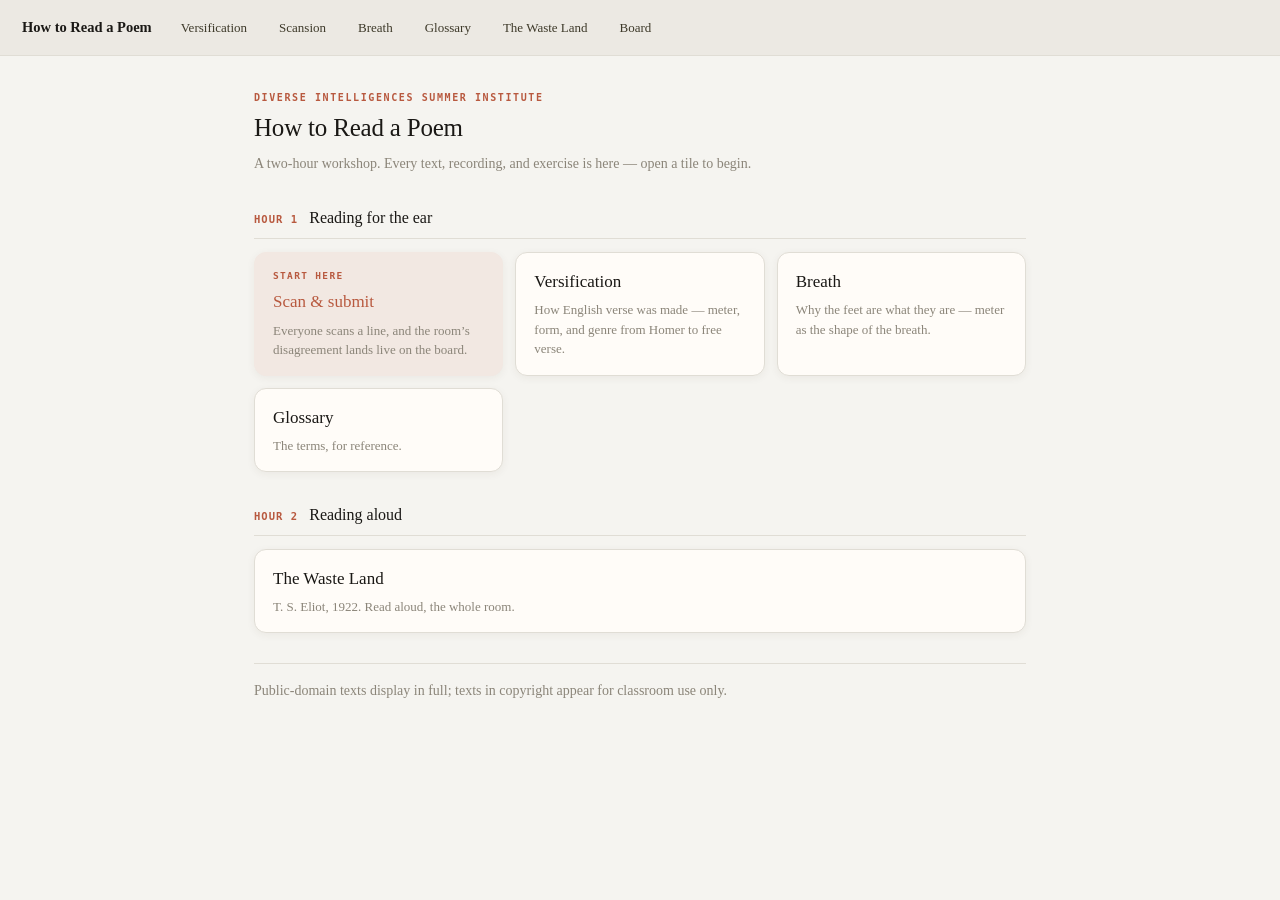
<file: index.html>
<!doctype html><html lang="en"><head><meta charset="utf-8">
<meta name="viewport" content="width=device-width,initial-scale=1">
<title>How to Read a Poem — DISI Workshop</title>
<link rel="stylesheet" href="./style.css?v=1792590756">
</head><body>
<div class="top">
  <a class="brand" href="./index.html">How to Read a Poem</a>
  <a class="btn" href="./versification.html">Versification</a>
  <a class="btn" href="./scansion.html">Scansion</a>
  <a class="btn" href="./breath.html">Breath</a>
  <a class="btn" href="./glossary.html">Glossary</a>
  <a class="btn" href="./wasteland.html">The Waste Land</a>
  <a class="btn" href="./board.html">Board</a>
</div>
<div class="wrap">
<p class="eyebrow">Diverse Intelligences Summer Institute</p>
<h1>How to Read a Poem</h1>
<p class="lead">A two-hour workshop. Every text, recording, and exercise is here — open a tile to begin.</p>

<div class="hourhead"><span class="hournum">Hour 1</span> Reading for the ear</div>
<div class="tiles">
  <a class="tile tile-primary" href="./scansion.html">
    <span class="teyebrow">Start here</span>
    <span class="ttitle">Scan &amp; submit</span>
    <span class="tdesc">Everyone scans a line, and the room’s disagreement lands live on the board.</span>
  </a>
  <a class="tile" href="./versification.html">
    <span class="ttitle">Versification</span>
    <span class="tdesc">How English verse was made — meter, form, and genre from Homer to free verse.</span>
  </a>
  <a class="tile" href="./breath.html">
    <span class="ttitle">Breath</span>
    <span class="tdesc">Why the feet are what they are — meter as the shape of the breath.</span>
  </a>
  <a class="tile" href="./glossary.html">
    <span class="ttitle">Glossary</span>
    <span class="tdesc">The terms, for reference.</span>
  </a>
</div>

<div class="hourhead"><span class="hournum">Hour 2</span> Reading aloud</div>
<a class="tile tile-wide" href="./wasteland.html">
  <span class="ttitle">The Waste Land</span>
  <span class="tdesc">T. S. Eliot, 1922. Read aloud, the whole room.</span>
</a>

<p class="note">Public-domain texts display in full; texts in copyright appear for classroom use only.</p>
</div>
</body></html>
</file>
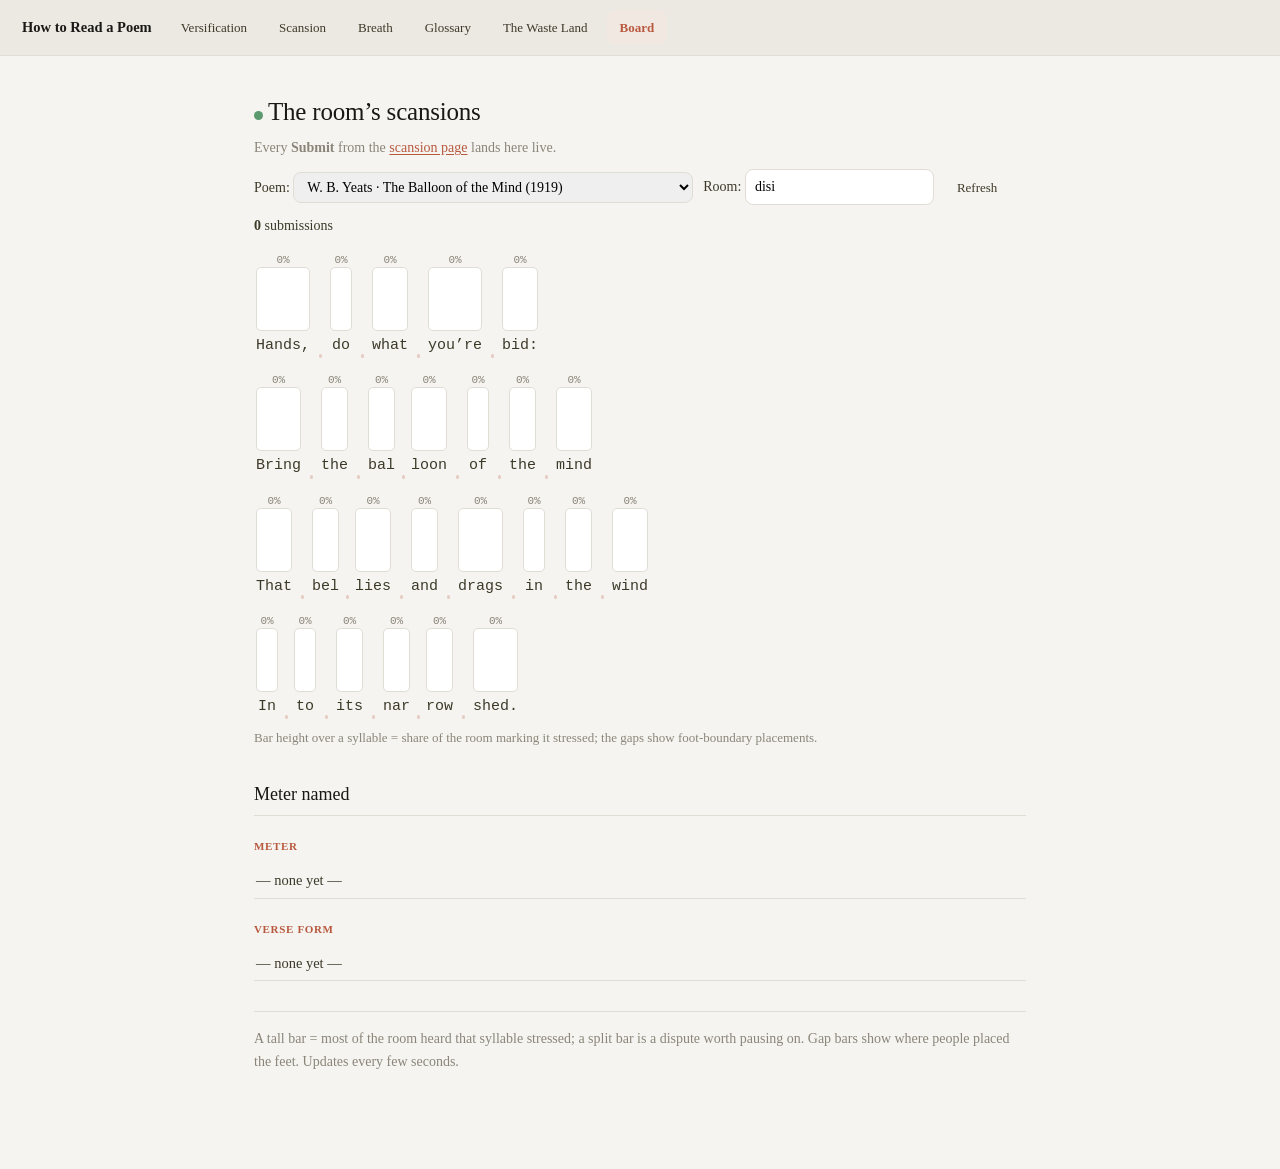
<file: board.html>
<!doctype html><html lang="en"><head><meta charset="utf-8">
<meta name="viewport" content="width=device-width,initial-scale=1">
<title>Board — How to Read a Poem</title>
<link rel="stylesheet" href="./style.css?v=1792590756">
</head><body>
<div class="top">
  <a class="brand" href="./index.html">How to Read a Poem</a>
  <a class="btn" href="./versification.html">Versification</a>
  <a class="btn" href="./scansion.html">Scansion</a>
  <a class="btn" href="./breath.html">Breath</a>
  <a class="btn" href="./glossary.html">Glossary</a>
  <a class="btn" href="./wasteland.html">The Waste Land</a>
  <a class="btn active" href="./board.html">Board</a>
</div>
<div class="wrap">
<h1><span class="livedot"></span>The room’s scansions</h1>
<p class="lead">Every <b>Submit</b> from the <a href="./scansion.html">scansion page</a> lands here live.</p>

<div class="boardctl">
  <label>Poem: <select id="boardLine"></select></label>
  <label>Room: <input id="roomInput" maxlength="40"></label>
  <button class="btn" id="refreshBtn">Refresh</button>
  <span><b id="bcount">0</b> submissions</span>
</div>

<div id="boardViz"></div>

<h2>Meter named</h2>
<div id="meterBox"></div>

<div class="note">A tall bar = most of the room heard that syllable stressed; a split bar is a dispute worth pausing on. Gap bars show where people placed the feet. Updates every few seconds.</div>
</div>
<script src="./lines.js?v=1792590756"></script>
<script src="./board.js?v=1792590756"></script>
</body></html>
</file>
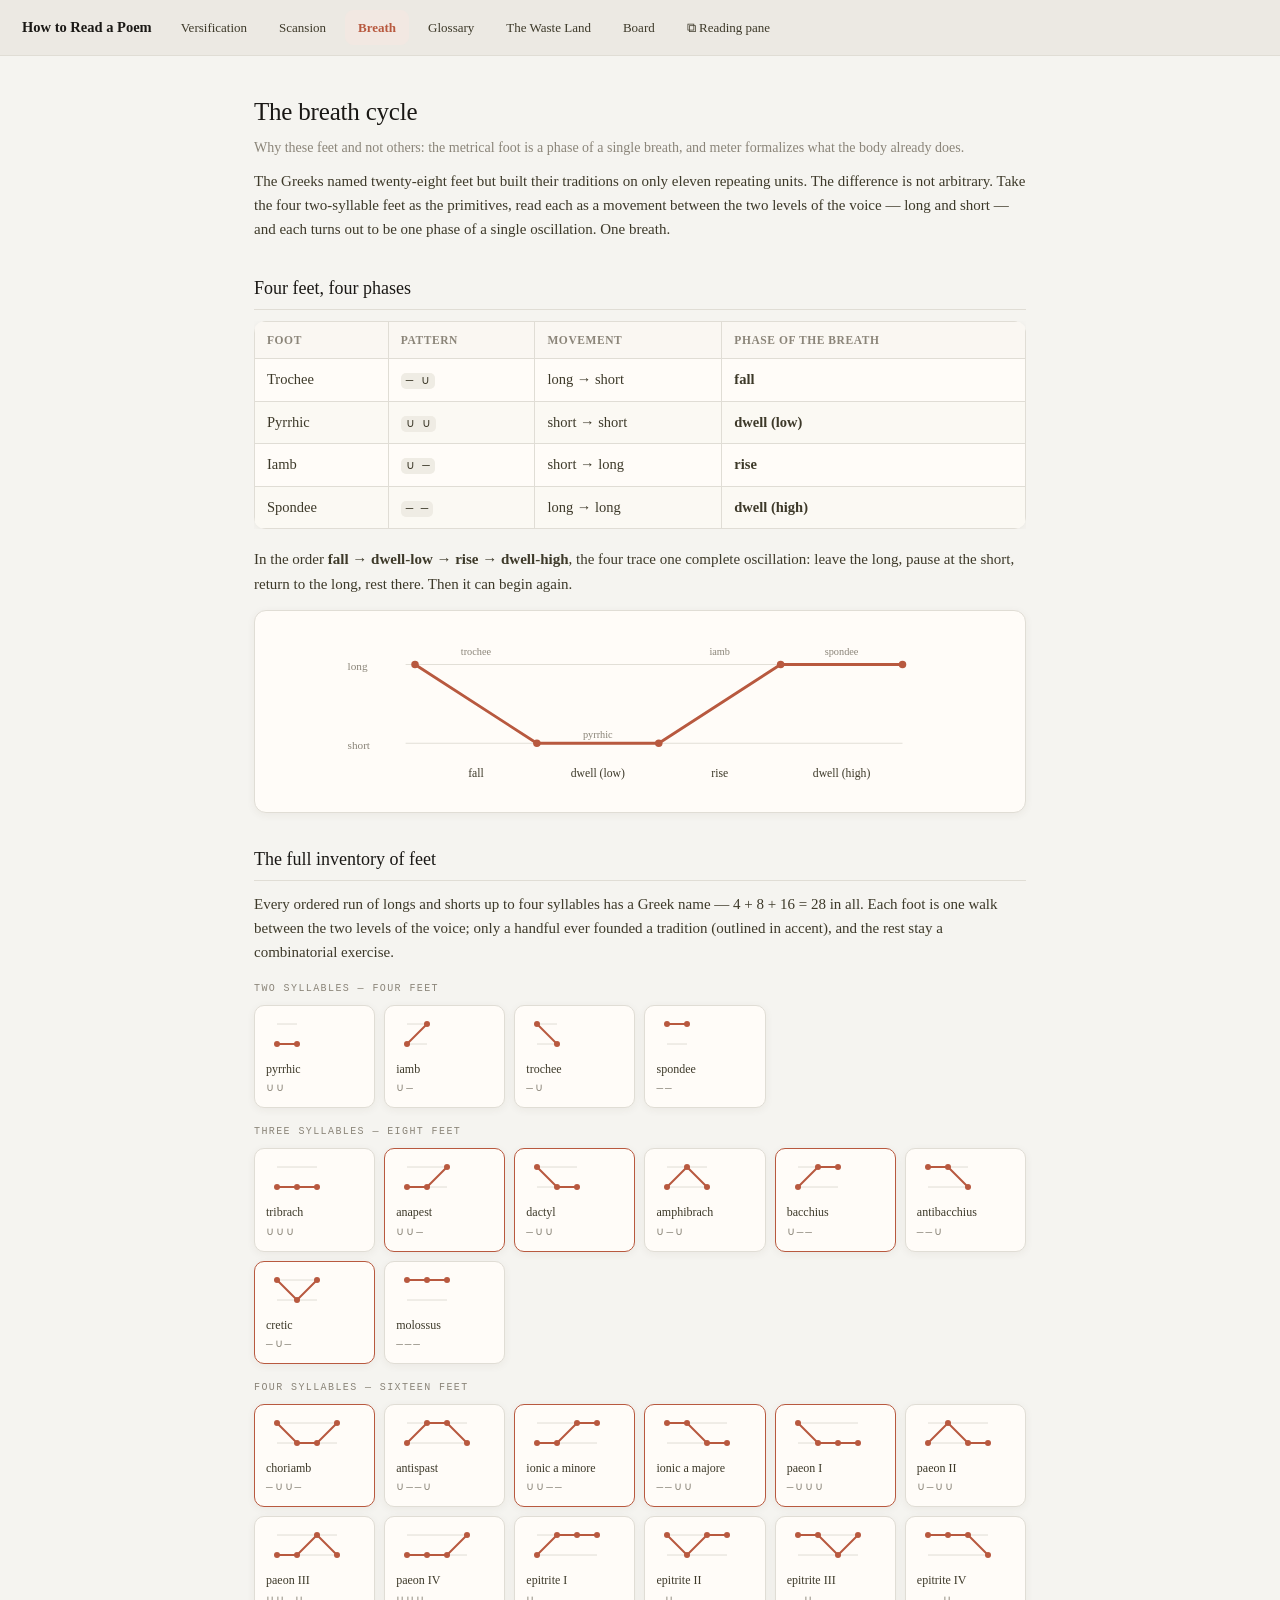
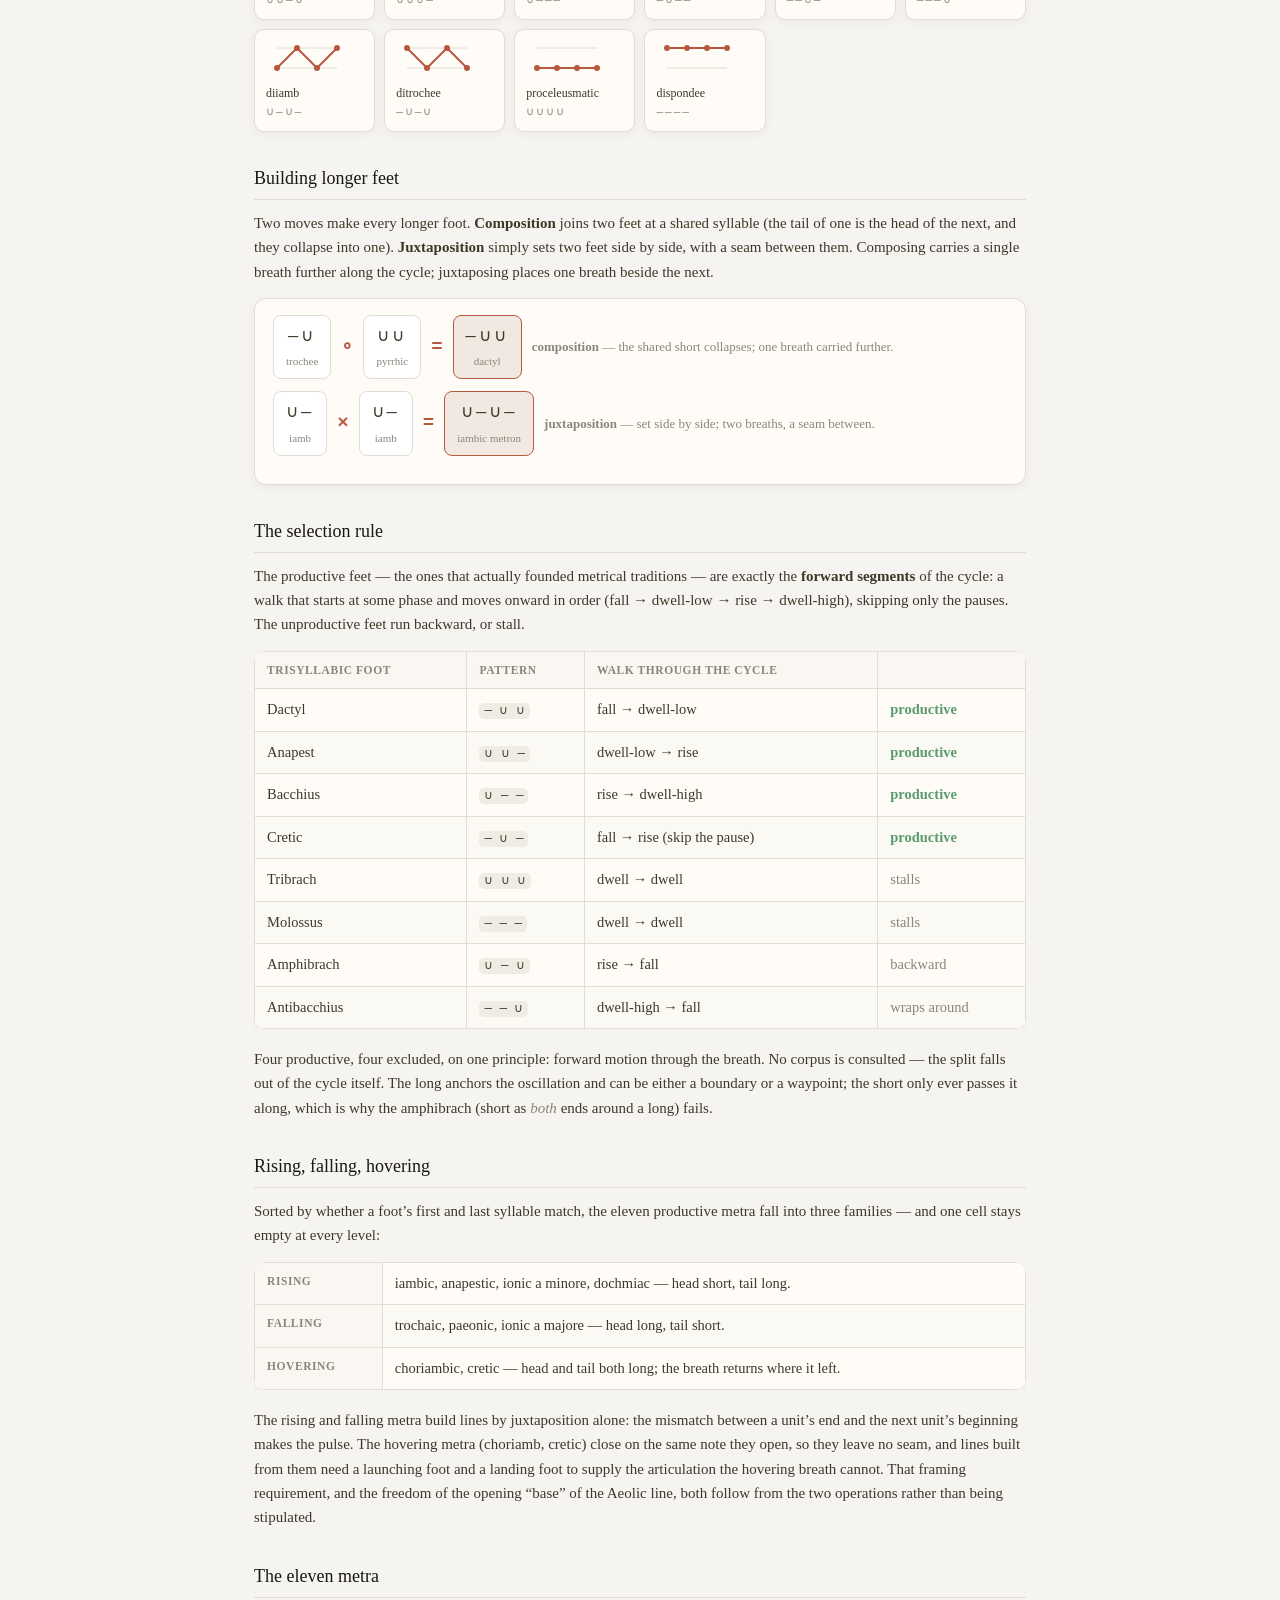
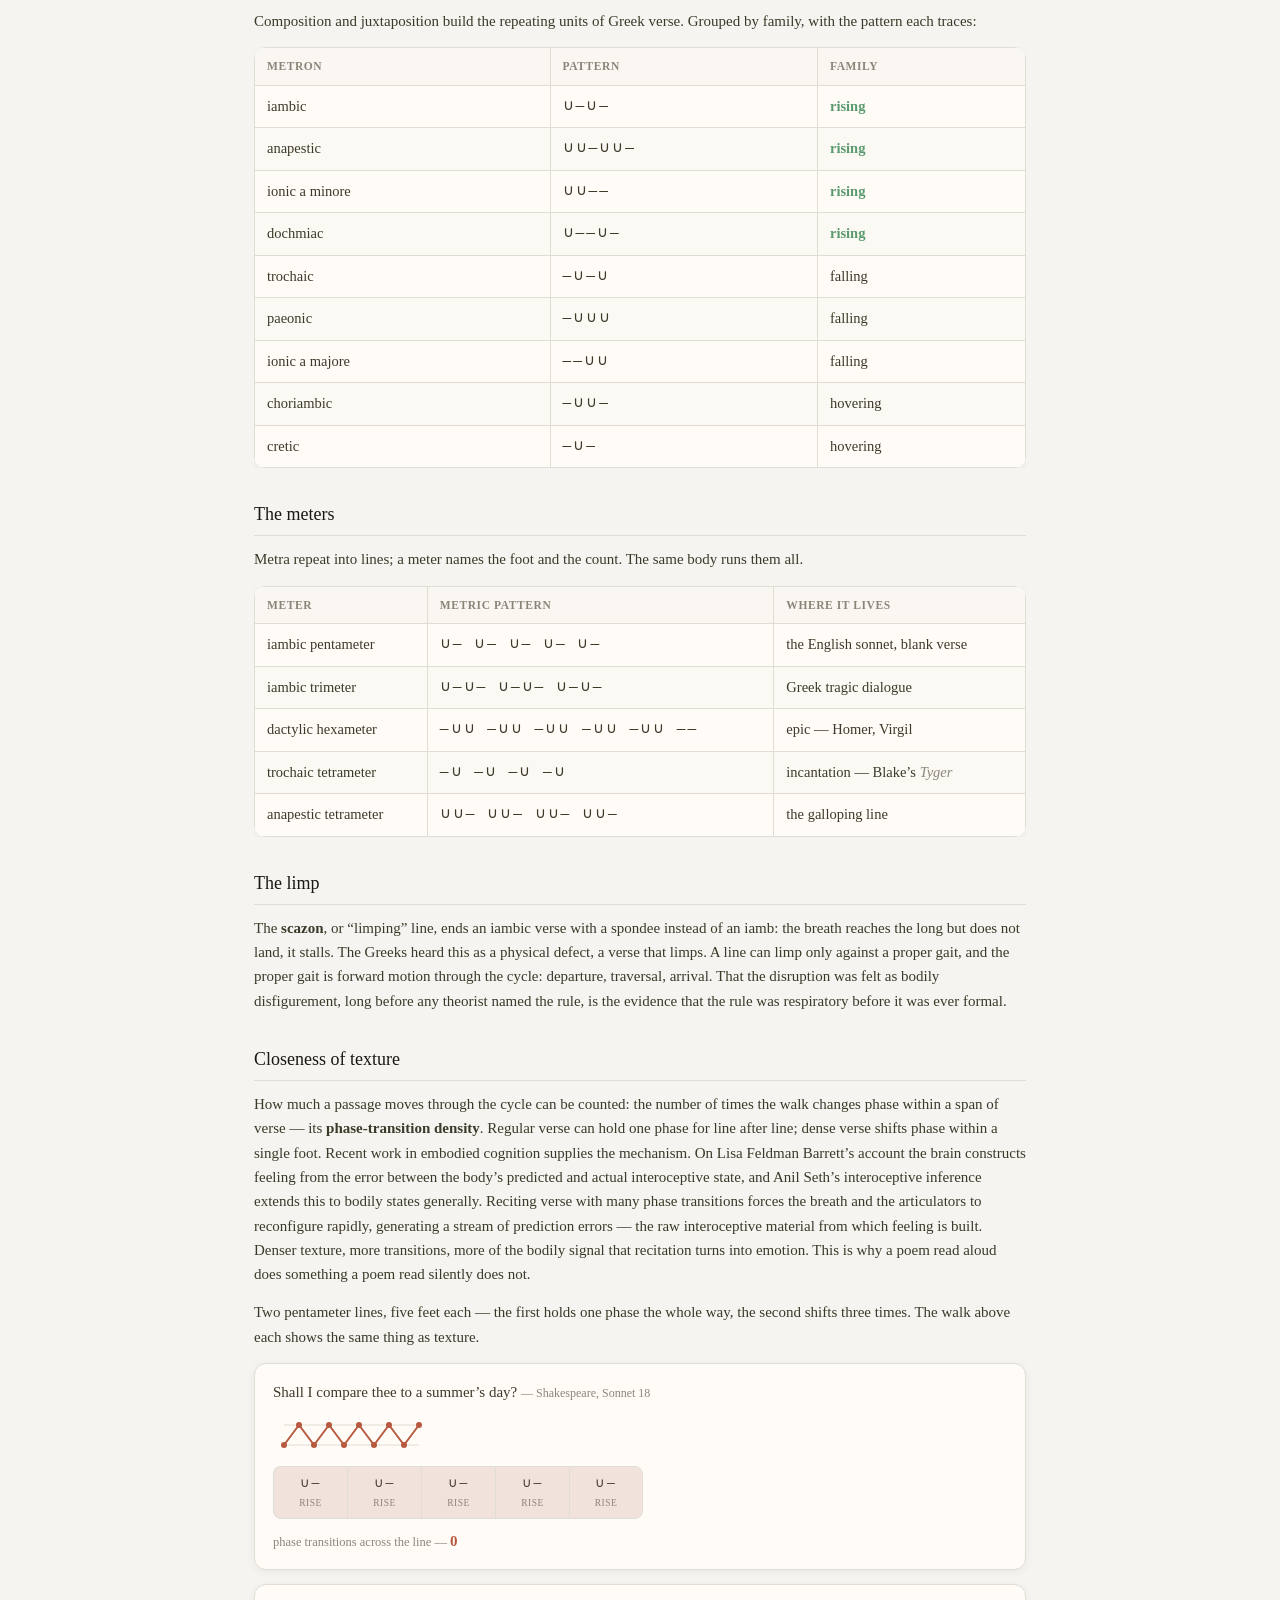
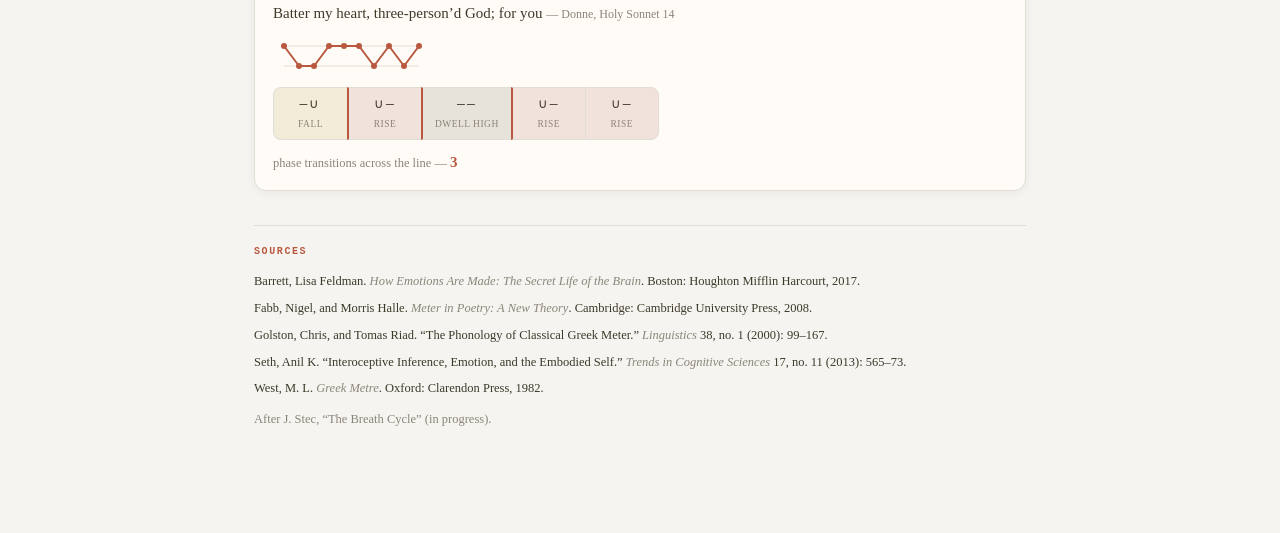
<file: breath.html>
<!doctype html><html lang="en"><head><meta charset="utf-8">
<meta name="viewport" content="width=device-width,initial-scale=1">
<title>The breath cycle — How to Read a Poem</title>
<link rel="stylesheet" href="./style.css?v=1792590756">
</head><body>
<div class="top">
  <a class="brand" href="./index.html">How to Read a Poem</a>
  <a class="btn" href="./versification.html">Versification</a>
  <a class="btn" href="./scansion.html">Scansion</a>
  <a class="btn active" href="./breath.html">Breath</a>
  <a class="btn" href="./glossary.html">Glossary</a>
  <a class="btn" href="./wasteland.html">The Waste Land</a>
  <a class="btn" href="./board.html">Board</a>
</div>
<div class="wrap">
<h1>The breath cycle</h1>
<p class="lead">Why these feet and not others: the metrical foot is a phase of a single breath, and meter formalizes what the body already does.</p>

<p>The Greeks named twenty-eight feet but built their traditions on only eleven repeating units. The difference is not arbitrary. Take the four two-syllable feet as the primitives, read each as a movement between the two levels of the voice — long and short — and each turns out to be one phase of a single oscillation. One breath.</p>

<h2>Four feet, four phases</h2>
<div class="tw"><table><thead><tr><th>Foot</th><th>Pattern</th><th>Movement</th><th>Phase of the breath</th></tr></thead><tbody>
<tr><td>Trochee</td><td><code>— ∪</code></td><td>long → short</td><td><b>fall</b></td></tr>
<tr><td>Pyrrhic</td><td><code>∪ ∪</code></td><td>short → short</td><td><b>dwell (low)</b></td></tr>
<tr><td>Iamb</td><td><code>∪ —</code></td><td>short → long</td><td><b>rise</b></td></tr>
<tr><td>Spondee</td><td><code>— —</code></td><td>long → long</td><td><b>dwell (high)</b></td></tr>
</tbody></table></div>
<p>In the order <b>fall → dwell-low → rise → dwell-high</b>, the four trace one complete oscillation: leave the long, pause at the short, return to the long, rest there. Then it can begin again.</p>

<div class="scanbox" style="overflow-x:auto">
<svg viewBox="0 0 640 180" width="100%" style="max-width:600px;display:block;margin:0 auto" role="img" aria-label="The breath cycle: fall, dwell low, rise, dwell high">
  <text x="8" y="46" font-size="12" fill="#8b8579">long</text>
  <text x="8" y="130" font-size="12" fill="#8b8579">short</text>
  <line x1="70" y1="40" x2="600" y2="40" stroke="#e0ddd5"/>
  <line x1="70" y1="124" x2="600" y2="124" stroke="#e0ddd5"/>
  <polyline points="80,40 210,124 340,124 470,40 600,40" fill="none" stroke="#b8593f" stroke-width="3"/>
  <circle cx="80" cy="40" r="4" fill="#b8593f"/><circle cx="210" cy="124" r="4" fill="#b8593f"/>
  <circle cx="340" cy="124" r="4" fill="#b8593f"/><circle cx="470" cy="40" r="4" fill="#b8593f"/>
  <circle cx="600" cy="40" r="4" fill="#b8593f"/>
  <text x="145" y="160" font-size="12.5" fill="#3d3929" text-anchor="middle">fall</text>
  <text x="275" y="160" font-size="12.5" fill="#3d3929" text-anchor="middle">dwell (low)</text>
  <text x="405" y="160" font-size="12.5" fill="#3d3929" text-anchor="middle">rise</text>
  <text x="535" y="160" font-size="12.5" fill="#3d3929" text-anchor="middle">dwell (high)</text>
  <text x="145" y="30" font-size="11" fill="#8b8579" text-anchor="middle">trochee</text>
  <text x="275" y="118" font-size="11" fill="#8b8579" text-anchor="middle">pyrrhic</text>
  <text x="405" y="30" font-size="11" fill="#8b8579" text-anchor="middle">iamb</text>
  <text x="535" y="30" font-size="11" fill="#8b8579" text-anchor="middle">spondee</text>
</svg>
</div>

<h2>The full inventory of feet</h2>
<p>Every ordered run of longs and shorts up to four syllables has a Greek name — 4 + 8 + 16 = 28 in all. Each foot is one walk between the two levels of the voice; only a handful ever founded a tradition (outlined in accent), and the rest stay a combinatorial exercise.</p>
<div class="feetgroup">Two syllables — four feet</div>
<div class="feetgrid" id="feet-2"></div>
<div class="feetgroup">Three syllables — eight feet</div>
<div class="feetgrid" id="feet-3"></div>
<div class="feetgroup">Four syllables — sixteen feet</div>
<div class="feetgrid" id="feet-4"></div>

<h2>Building longer feet</h2>
<p>Two moves make every longer foot. <b>Composition</b> joins two feet at a shared syllable (the tail of one is the head of the next, and they collapse into one). <b>Juxtaposition</b> simply sets two feet side by side, with a seam between them. Composing carries a single breath further along the cycle; juxtaposing places one breath beside the next.</p>
<div class="scanbox">
  <div class="oprow">
    <span class="opfoot">—∪<small>trochee</small></span><span class="opsym">∘</span>
    <span class="opfoot">∪∪<small>pyrrhic</small></span><span class="opsym">=</span>
    <span class="opfoot res">—∪∪<small>dactyl</small></span>
    <span class="opnote"><b>composition</b> — the shared short collapses; one breath carried further.</span>
  </div>
  <div class="oprow">
    <span class="opfoot">∪—<small>iamb</small></span><span class="opsym">×</span>
    <span class="opfoot">∪—<small>iamb</small></span><span class="opsym">=</span>
    <span class="opfoot res">∪—∪—<small>iambic metron</small></span>
    <span class="opnote"><b>juxtaposition</b> — set side by side; two breaths, a seam between.</span>
  </div>
</div>

<h2>The selection rule</h2>
<p>The productive feet — the ones that actually founded metrical traditions — are exactly the <b>forward segments</b> of the cycle: a walk that starts at some phase and moves onward in order (fall → dwell-low → rise → dwell-high), skipping only the pauses. The unproductive feet run backward, or stall.</p>
<div class="tw"><table><thead><tr><th>Trisyllabic foot</th><th>Pattern</th><th>Walk through the cycle</th><th></th></tr></thead><tbody>
<tr><td>Dactyl</td><td><code>— ∪ ∪</code></td><td>fall → dwell-low</td><td class="pos">productive</td></tr>
<tr><td>Anapest</td><td><code>∪ ∪ —</code></td><td>dwell-low → rise</td><td class="pos">productive</td></tr>
<tr><td>Bacchius</td><td><code>∪ — —</code></td><td>rise → dwell-high</td><td class="pos">productive</td></tr>
<tr><td>Cretic</td><td><code>— ∪ —</code></td><td>fall → rise (skip the pause)</td><td class="pos">productive</td></tr>
<tr><td>Tribrach</td><td><code>∪ ∪ ∪</code></td><td>dwell → dwell</td><td class="neg">stalls</td></tr>
<tr><td>Molossus</td><td><code>— — —</code></td><td>dwell → dwell</td><td class="neg">stalls</td></tr>
<tr><td>Amphibrach</td><td><code>∪ — ∪</code></td><td>rise → fall</td><td class="neg">backward</td></tr>
<tr><td>Antibacchius</td><td><code>— — ∪</code></td><td>dwell-high → fall</td><td class="neg">wraps around</td></tr>
</tbody></table></div>
<p>Four productive, four excluded, on one principle: forward motion through the breath. No corpus is consulted — the split falls out of the cycle itself. The long anchors the oscillation and can be either a boundary or a waypoint; the short only ever passes it along, which is why the amphibrach (short as <em>both</em> ends around a long) fails.</p>

<h2>Rising, falling, hovering</h2>
<p>Sorted by whether a foot’s first and last syllable match, the eleven productive metra fall into three families — and one cell stays empty at every level:</p>
<div class="tw"><table><tbody>
<tr><th>Rising</th><td>iambic, anapestic, ionic a minore, dochmiac — head short, tail long.</td></tr>
<tr><th>Falling</th><td>trochaic, paeonic, ionic a majore — head long, tail short.</td></tr>
<tr><th>Hovering</th><td>choriambic, cretic — head and tail both long; the breath returns where it left.</td></tr>
</tbody></table></div>
<p>The rising and falling metra build lines by juxtaposition alone: the mismatch between a unit’s end and the next unit’s beginning makes the pulse. The hovering metra (choriamb, cretic) close on the same note they open, so they leave no seam, and lines built from them need a launching foot and a landing foot to supply the articulation the hovering breath cannot. That framing requirement, and the freedom of the opening “base” of the Aeolic line, both follow from the two operations rather than being stipulated.</p>

<h2>The eleven metra</h2>
<p>Composition and juxtaposition build the repeating units of Greek verse. Grouped by family, with the pattern each traces:</p>
<div class="tw"><table><thead><tr><th>Metron</th><th>Pattern</th><th>Family</th></tr></thead><tbody>
<tr><td>iambic</td><td class="pat">∪—∪—</td><td class="pos">rising</td></tr>
<tr><td>anapestic</td><td class="pat">∪∪—∪∪—</td><td class="pos">rising</td></tr>
<tr><td>ionic a minore</td><td class="pat">∪∪——</td><td class="pos">rising</td></tr>
<tr><td>dochmiac</td><td class="pat">∪——∪—</td><td class="pos">rising</td></tr>
<tr><td>trochaic</td><td class="pat">—∪—∪</td><td>falling</td></tr>
<tr><td>paeonic</td><td class="pat">—∪∪∪</td><td>falling</td></tr>
<tr><td>ionic a majore</td><td class="pat">——∪∪</td><td>falling</td></tr>
<tr><td>choriambic</td><td class="pat">—∪∪—</td><td>hovering</td></tr>
<tr><td>cretic</td><td class="pat">—∪—</td><td>hovering</td></tr>
</tbody></table></div>

<h2>The meters</h2>
<p>Metra repeat into lines; a meter names the foot and the count. The same body runs them all.</p>
<div class="tw"><table><thead><tr><th>Meter</th><th>Metric pattern</th><th>Where it lives</th></tr></thead><tbody>
<tr><td>iambic pentameter</td><td class="pat">∪— ∪— ∪— ∪— ∪—</td><td>the English sonnet, blank verse</td></tr>
<tr><td>iambic trimeter</td><td class="pat">∪—∪— ∪—∪— ∪—∪—</td><td>Greek tragic dialogue</td></tr>
<tr><td>dactylic hexameter</td><td class="pat">—∪∪ —∪∪ —∪∪ —∪∪ —∪∪ ——</td><td>epic — Homer, Virgil</td></tr>
<tr><td>trochaic tetrameter</td><td class="pat">—∪ —∪ —∪ —∪</td><td>incantation — Blake’s <em>Tyger</em></td></tr>
<tr><td>anapestic tetrameter</td><td class="pat">∪∪— ∪∪— ∪∪— ∪∪—</td><td>the galloping line</td></tr>
</tbody></table></div>

<h2>The limp</h2>
<p>The <b>scazon</b>, or “limping” line, ends an iambic verse with a spondee instead of an iamb: the breath reaches the long but does not land, it stalls. The Greeks heard this as a physical defect, a verse that limps. A line can limp only against a proper gait, and the proper gait is forward motion through the cycle: departure, traversal, arrival. That the disruption was felt as bodily disfigurement, long before any theorist named the rule, is the evidence that the rule was respiratory before it was ever formal.</p>

<h2>Closeness of texture</h2>
<p>How much a passage moves through the cycle can be counted: the number of times the walk changes phase within a span of verse — its <b>phase-transition density</b>. Regular verse can hold one phase for line after line; dense verse shifts phase within a single foot. Recent work in embodied cognition supplies the mechanism. On Lisa Feldman Barrett’s account the brain constructs feeling from the error between the body’s predicted and actual interoceptive state, and Anil Seth’s interoceptive inference extends this to bodily states generally. Reciting verse with many phase transitions forces the breath and the articulators to reconfigure rapidly, generating a stream of prediction errors — the raw interoceptive material from which feeling is built. Denser texture, more transitions, more of the bodily signal that recitation turns into emotion. This is why a poem read aloud does something a poem read silently does not.</p>
<p>Two pentameter lines, five feet each — the first holds one phase the whole way, the second shifts three times. The walk above each shows the same thing as texture.</p>
<div class="density" id="dens-shak"></div>
<div class="density" id="dens-donne"></div>

<div class="bib">
<div class="bhead">Sources</div>
<p>Barrett, Lisa Feldman. <em>How Emotions Are Made: The Secret Life of the Brain</em>. Boston: Houghton Mifflin Harcourt, 2017.</p>
<p>Fabb, Nigel, and Morris Halle. <em>Meter in Poetry: A New Theory</em>. Cambridge: Cambridge University Press, 2008.</p>
<p>Golston, Chris, and Tomas Riad. “The Phonology of Classical Greek Meter.” <em>Linguistics</em> 38, no. 1 (2000): 99–167.</p>
<p>Seth, Anil K. “Interoceptive Inference, Emotion, and the Embodied Self.” <em>Trends in Cognitive Sciences</em> 17, no. 11 (2013): 565–73.</p>
<p>West, M. L. <em>Greek Metre</em>. Oxford: Clarendon Press, 1982.</p>
<p class="bnote">After J. Stec, “The Breath Cycle” (in progress).</p>
</div>
</div>
<script src="./feet.js?v=1792590756"></script>
<script>
var FEET2=[{n:"pyrrhic",p:"∪∪"},{n:"iamb",p:"∪—"},{n:"trochee",p:"—∪"},{n:"spondee",p:"——"}];
var FEET3=[{n:"tribrach",p:"∪∪∪"},{n:"anapest",p:"∪∪—",prod:1},{n:"dactyl",p:"—∪∪",prod:1},{n:"amphibrach",p:"∪—∪"},{n:"bacchius",p:"∪——",prod:1},{n:"antibacchius",p:"——∪"},{n:"cretic",p:"—∪—",prod:1},{n:"molossus",p:"———"}];
var FEET4=[{n:"choriamb",p:"—∪∪—",prod:1},{n:"antispast",p:"∪——∪"},{n:"ionic a minore",p:"∪∪——",prod:1},{n:"ionic a majore",p:"——∪∪",prod:1},{n:"paeon I",p:"—∪∪∪",prod:1},{n:"paeon II",p:"∪—∪∪"},{n:"paeon III",p:"∪∪—∪"},{n:"paeon IV",p:"∪∪∪—"},{n:"epitrite I",p:"∪———"},{n:"epitrite II",p:"—∪——"},{n:"epitrite III",p:"——∪—"},{n:"epitrite IV",p:"———∪"},{n:"diiamb",p:"∪—∪—"},{n:"ditrochee",p:"—∪—∪"},{n:"proceleusmatic",p:"∪∪∪∪"},{n:"dispondee",p:"————"}];
function fillFeet(id,arr){var g=document.getElementById(id);if(g)arr.forEach(function(f){g.appendChild(footCard(f));});}
fillFeet("feet-2",FEET2);fillFeet("feet-3",FEET3);fillFeet("feet-4",FEET4);

var PHN={rise:"rise",fall:"fall",dhigh:"dwell high",dlow:"dwell low"};
function buildDensity(id,spec){
  var node=document.getElementById(id); if(!node) return;
  var t=document.createElement("div"); t.className="dline";
  t.innerHTML=spec.line+' <span style="color:var(--muted);font-size:12px">— '+spec.attr+'</span>'; node.appendChild(t);
  var ww=document.createElement("div"); ww.className="dwalkwrap";
  ww.appendChild(footWalk(spec.feet.map(function(f){return f.p;}).join(""),{step:15})); node.appendChild(ww);
  var row=document.createElement("div"); row.className="phases"; var shifts=0;
  spec.feet.forEach(function(f,i){
    var moved=i>0&&spec.feet[i-1].ph!==f.ph; if(moved)shifts++;
    var c=document.createElement("div"); c.className="phchip ph-"+f.ph+(moved?" shift":"");
    var pf=document.createElement("div");pf.className="pfoot";pf.textContent=f.p;c.appendChild(pf);
    var pn=document.createElement("div");pn.className="pname";pn.textContent=PHN[f.ph];c.appendChild(pn);
    row.appendChild(c);
  });
  node.appendChild(row);
  var d=document.createElement("div");d.className="dcount";
  d.innerHTML='phase transitions across the line — <b>'+shifts+'</b>';node.appendChild(d);
}
buildDensity("dens-shak",{line:"Shall I compare thee to a summer’s day?",attr:"Shakespeare, Sonnet 18",
  feet:[{p:"∪—",ph:"rise"},{p:"∪—",ph:"rise"},{p:"∪—",ph:"rise"},{p:"∪—",ph:"rise"},{p:"∪—",ph:"rise"}]});
buildDensity("dens-donne",{line:"Batter my heart, three-person’d God; for you",attr:"Donne, Holy Sonnet 14",
  feet:[{p:"—∪",ph:"fall"},{p:"∪—",ph:"rise"},{p:"——",ph:"dhigh"},{p:"∪—",ph:"rise"},{p:"∪—",ph:"rise"}]});
</script>
<script src="./pdfpane.js?v=1792590756"></script>
</body></html>
</file>
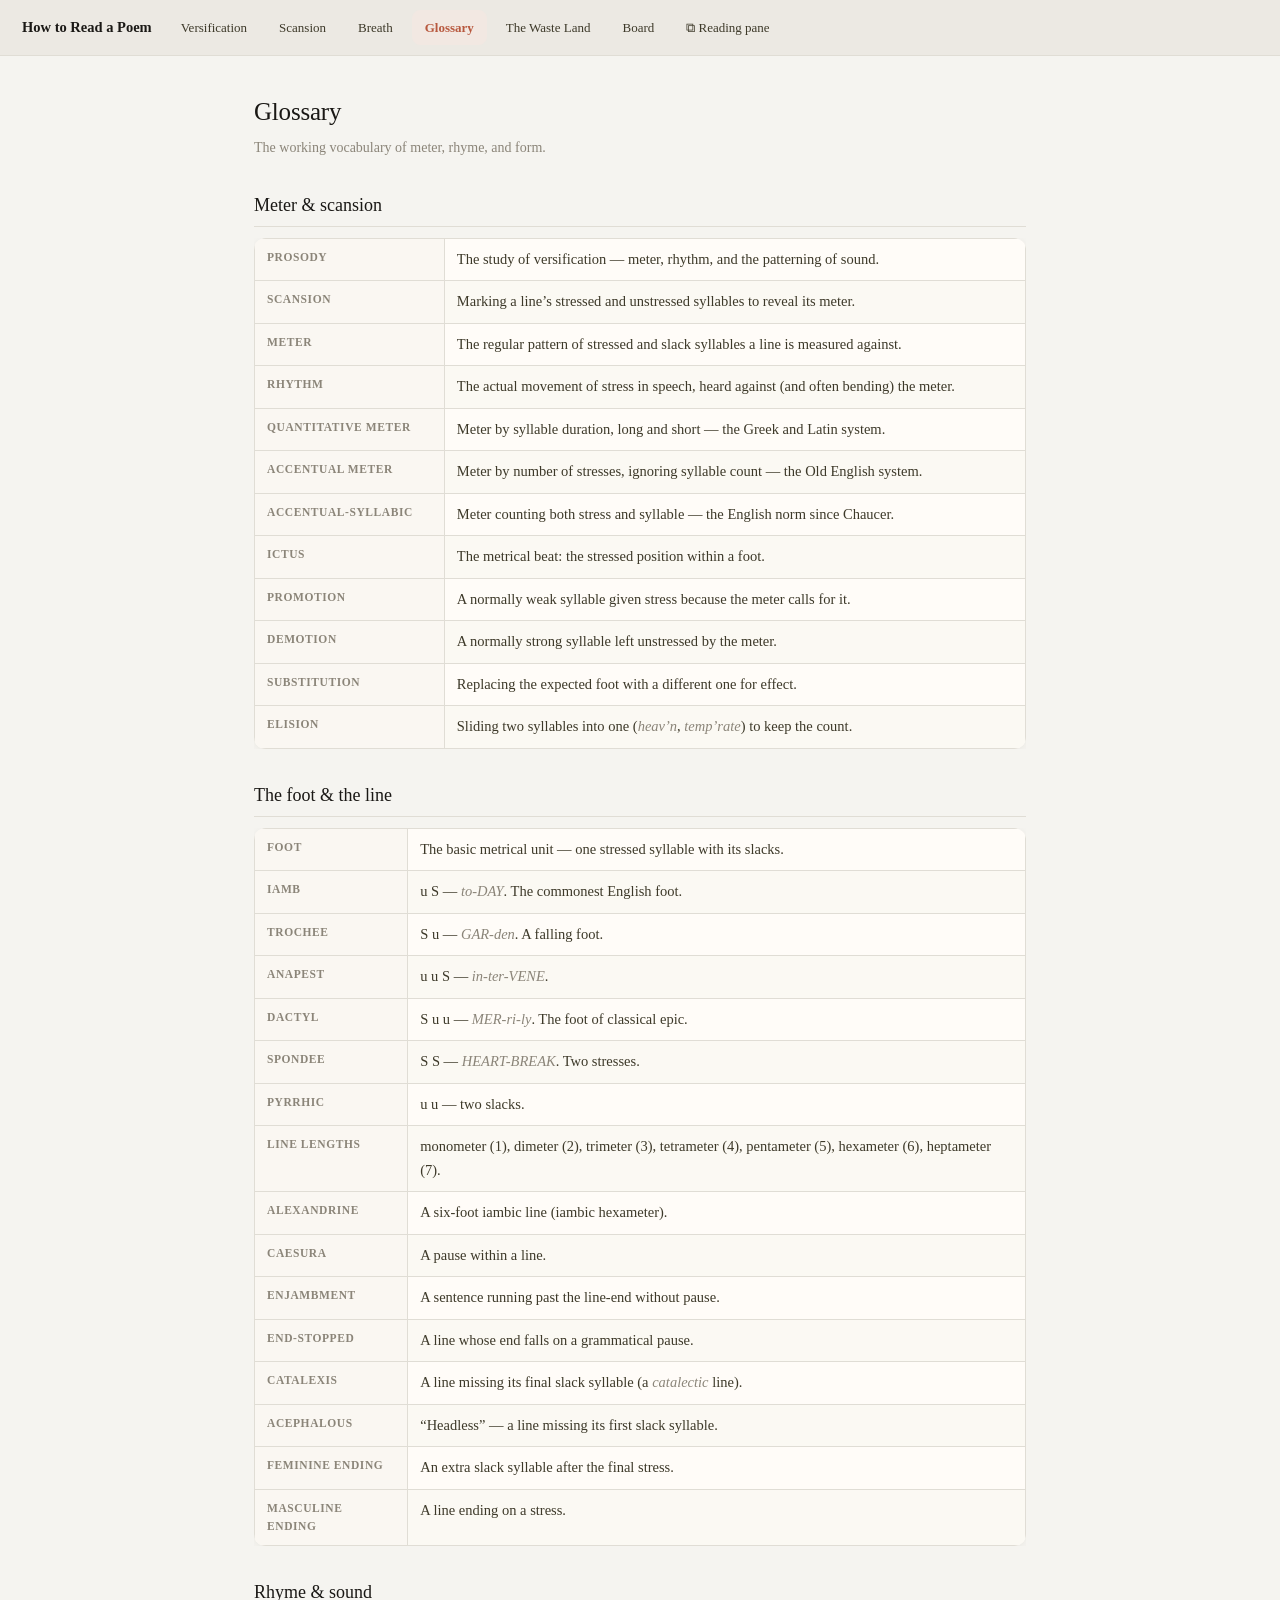
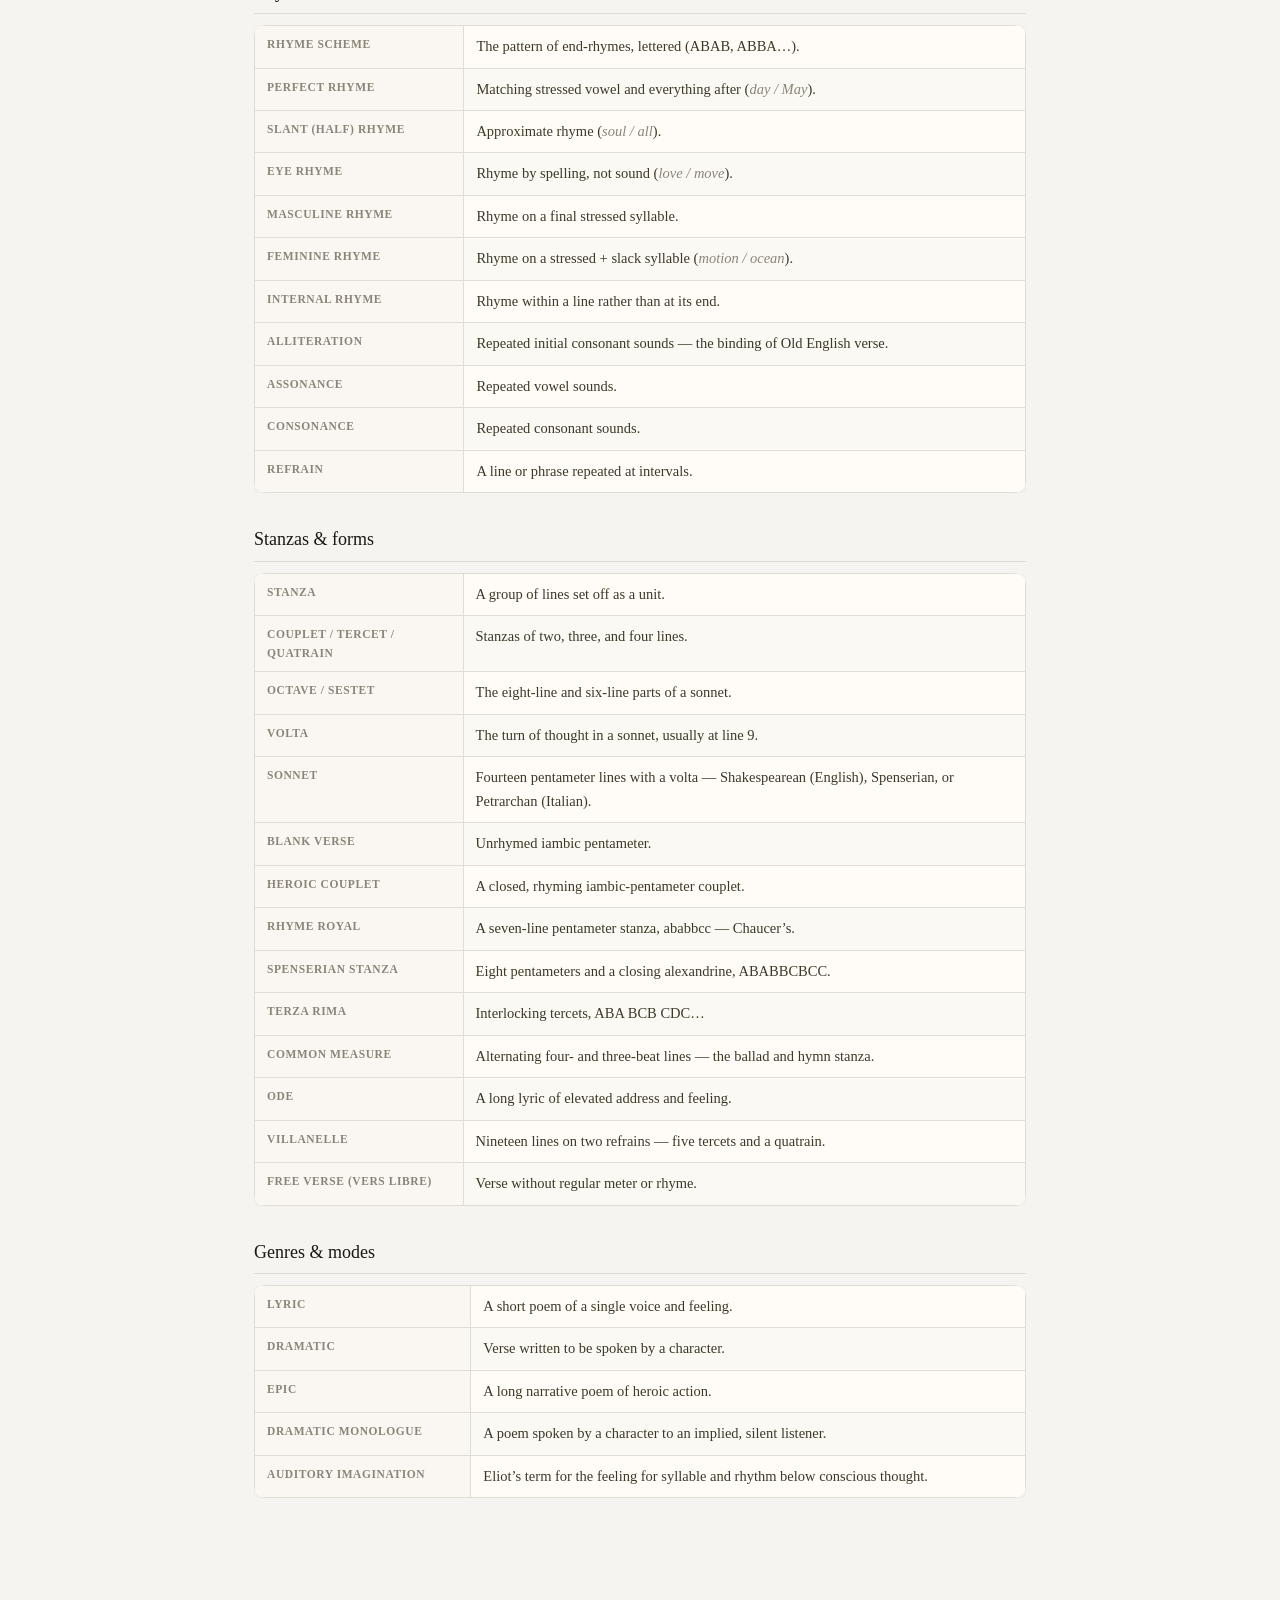
<file: glossary.html>
<!doctype html><html lang="en"><head><meta charset="utf-8">
<meta name="viewport" content="width=device-width,initial-scale=1">
<title>Glossary — How to Read a Poem</title>
<link rel="stylesheet" href="./style.css?v=1792590756">
</head><body>
<div class="top">
  <a class="brand" href="./index.html">How to Read a Poem</a>
  <a class="btn" href="./versification.html">Versification</a>
  <a class="btn" href="./scansion.html">Scansion</a>
  <a class="btn" href="./breath.html">Breath</a>
  <a class="btn active" href="./glossary.html">Glossary</a>
  <a class="btn" href="./wasteland.html">The Waste Land</a>
  <a class="btn" href="./board.html">Board</a>
</div>
<div class="wrap">
<h1>Glossary</h1>
<p class="lead">The working vocabulary of meter, rhyme, and form.</p>

<h2>Meter &amp; scansion</h2>
<div class="tw"><table><tbody>
<tr><th>Prosody</th><td>The study of versification — meter, rhythm, and the patterning of sound.</td></tr>
<tr><th>Scansion</th><td>Marking a line’s stressed and unstressed syllables to reveal its meter.</td></tr>
<tr><th>Meter</th><td>The regular pattern of stressed and slack syllables a line is measured against.</td></tr>
<tr><th>Rhythm</th><td>The actual movement of stress in speech, heard against (and often bending) the meter.</td></tr>
<tr><th>Quantitative meter</th><td>Meter by syllable duration, long and short — the Greek and Latin system.</td></tr>
<tr><th>Accentual meter</th><td>Meter by number of stresses, ignoring syllable count — the Old English system.</td></tr>
<tr><th>Accentual-syllabic</th><td>Meter counting both stress and syllable — the English norm since Chaucer.</td></tr>
<tr><th>Ictus</th><td>The metrical beat: the stressed position within a foot.</td></tr>
<tr><th>Promotion</th><td>A normally weak syllable given stress because the meter calls for it.</td></tr>
<tr><th>Demotion</th><td>A normally strong syllable left unstressed by the meter.</td></tr>
<tr><th>Substitution</th><td>Replacing the expected foot with a different one for effect.</td></tr>
<tr><th>Elision</th><td>Sliding two syllables into one (<em>heav’n</em>, <em>temp’rate</em>) to keep the count.</td></tr>
</tbody></table></div>

<h2>The foot &amp; the line</h2>
<div class="tw"><table><tbody>
<tr><th>Foot</th><td>The basic metrical unit — one stressed syllable with its slacks.</td></tr>
<tr><th>Iamb</th><td>u S — <em>to-DAY</em>. The commonest English foot.</td></tr>
<tr><th>Trochee</th><td>S u — <em>GAR-den</em>. A falling foot.</td></tr>
<tr><th>Anapest</th><td>u u S — <em>in-ter-VENE</em>.</td></tr>
<tr><th>Dactyl</th><td>S u u — <em>MER-ri-ly</em>. The foot of classical epic.</td></tr>
<tr><th>Spondee</th><td>S S — <em>HEART-BREAK</em>. Two stresses.</td></tr>
<tr><th>Pyrrhic</th><td>u u — two slacks.</td></tr>
<tr><th>Line lengths</th><td>monometer (1), dimeter (2), trimeter (3), tetrameter (4), pentameter (5), hexameter (6), heptameter (7).</td></tr>
<tr><th>Alexandrine</th><td>A six-foot iambic line (iambic hexameter).</td></tr>
<tr><th>Caesura</th><td>A pause within a line.</td></tr>
<tr><th>Enjambment</th><td>A sentence running past the line-end without pause.</td></tr>
<tr><th>End-stopped</th><td>A line whose end falls on a grammatical pause.</td></tr>
<tr><th>Catalexis</th><td>A line missing its final slack syllable (a <em>catalectic</em> line).</td></tr>
<tr><th>Acephalous</th><td>“Headless” — a line missing its first slack syllable.</td></tr>
<tr><th>Feminine ending</th><td>An extra slack syllable after the final stress.</td></tr>
<tr><th>Masculine ending</th><td>A line ending on a stress.</td></tr>
</tbody></table></div>

<h2>Rhyme &amp; sound</h2>
<div class="tw"><table><tbody>
<tr><th>Rhyme scheme</th><td>The pattern of end-rhymes, lettered (ABAB, ABBA…).</td></tr>
<tr><th>Perfect rhyme</th><td>Matching stressed vowel and everything after (<em>day / May</em>).</td></tr>
<tr><th>Slant (half) rhyme</th><td>Approximate rhyme (<em>soul / all</em>).</td></tr>
<tr><th>Eye rhyme</th><td>Rhyme by spelling, not sound (<em>love / move</em>).</td></tr>
<tr><th>Masculine rhyme</th><td>Rhyme on a final stressed syllable.</td></tr>
<tr><th>Feminine rhyme</th><td>Rhyme on a stressed + slack syllable (<em>motion / ocean</em>).</td></tr>
<tr><th>Internal rhyme</th><td>Rhyme within a line rather than at its end.</td></tr>
<tr><th>Alliteration</th><td>Repeated initial consonant sounds — the binding of Old English verse.</td></tr>
<tr><th>Assonance</th><td>Repeated vowel sounds.</td></tr>
<tr><th>Consonance</th><td>Repeated consonant sounds.</td></tr>
<tr><th>Refrain</th><td>A line or phrase repeated at intervals.</td></tr>
</tbody></table></div>

<h2>Stanzas &amp; forms</h2>
<div class="tw"><table><tbody>
<tr><th>Stanza</th><td>A group of lines set off as a unit.</td></tr>
<tr><th>Couplet / tercet / quatrain</th><td>Stanzas of two, three, and four lines.</td></tr>
<tr><th>Octave / sestet</th><td>The eight-line and six-line parts of a sonnet.</td></tr>
<tr><th>Volta</th><td>The turn of thought in a sonnet, usually at line 9.</td></tr>
<tr><th>Sonnet</th><td>Fourteen pentameter lines with a volta — Shakespearean (English), Spenserian, or Petrarchan (Italian).</td></tr>
<tr><th>Blank verse</th><td>Unrhymed iambic pentameter.</td></tr>
<tr><th>Heroic couplet</th><td>A closed, rhyming iambic-pentameter couplet.</td></tr>
<tr><th>Rhyme royal</th><td>A seven-line pentameter stanza, ababbcc — Chaucer’s.</td></tr>
<tr><th>Spenserian stanza</th><td>Eight pentameters and a closing alexandrine, ABABBCBCC.</td></tr>
<tr><th>Terza rima</th><td>Interlocking tercets, ABA BCB CDC…</td></tr>
<tr><th>Common measure</th><td>Alternating four- and three-beat lines — the ballad and hymn stanza.</td></tr>
<tr><th>Ode</th><td>A long lyric of elevated address and feeling.</td></tr>
<tr><th>Villanelle</th><td>Nineteen lines on two refrains — five tercets and a quatrain.</td></tr>
<tr><th>Free verse (vers libre)</th><td>Verse without regular meter or rhyme.</td></tr>
</tbody></table></div>

<h2>Genres &amp; modes</h2>
<div class="tw"><table><tbody>
<tr><th>Lyric</th><td>A short poem of a single voice and feeling.</td></tr>
<tr><th>Dramatic</th><td>Verse written to be spoken by a character.</td></tr>
<tr><th>Epic</th><td>A long narrative poem of heroic action.</td></tr>
<tr><th>Dramatic monologue</th><td>A poem spoken by a character to an implied, silent listener.</td></tr>
<tr><th>Auditory imagination</th><td>Eliot’s term for the feeling for syllable and rhythm below conscious thought.</td></tr>
</tbody></table></div>
</div>
<script src="./pdfpane.js?v=1792590756"></script>
</body></html>
</file>
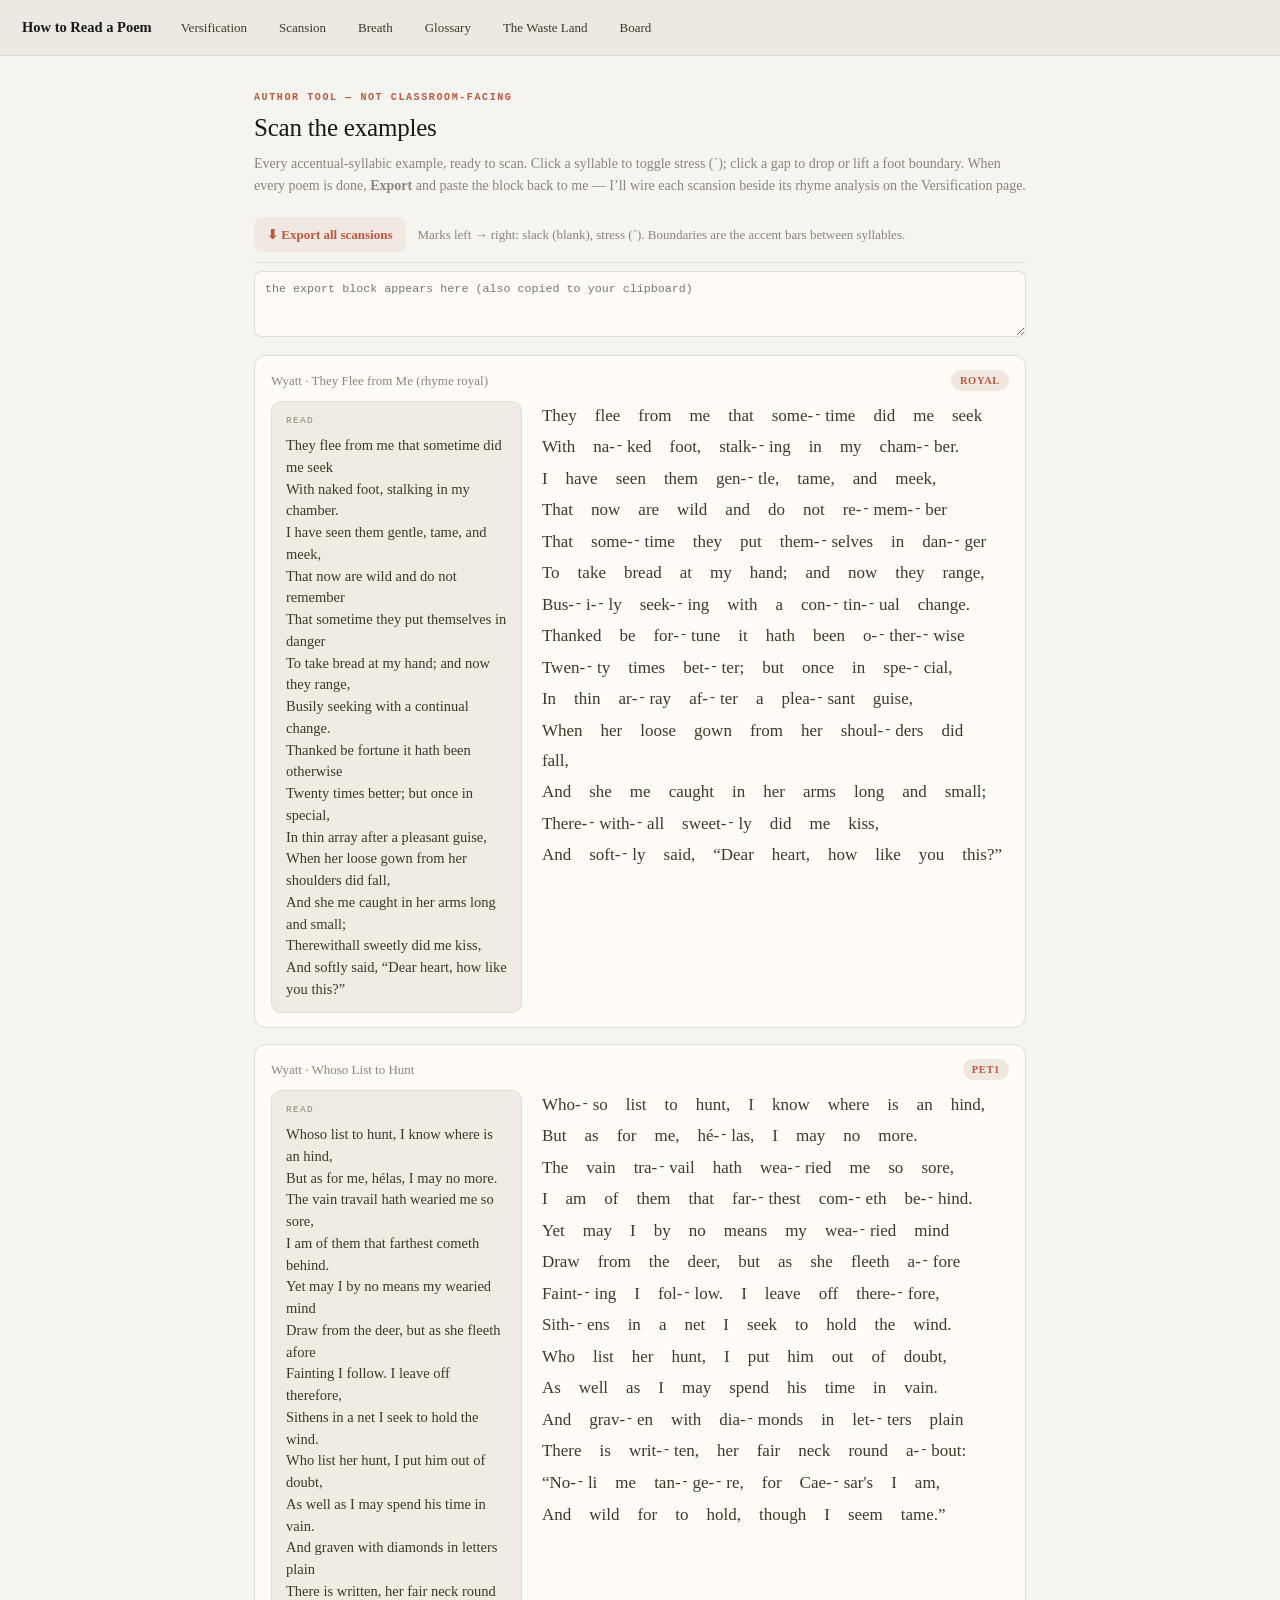
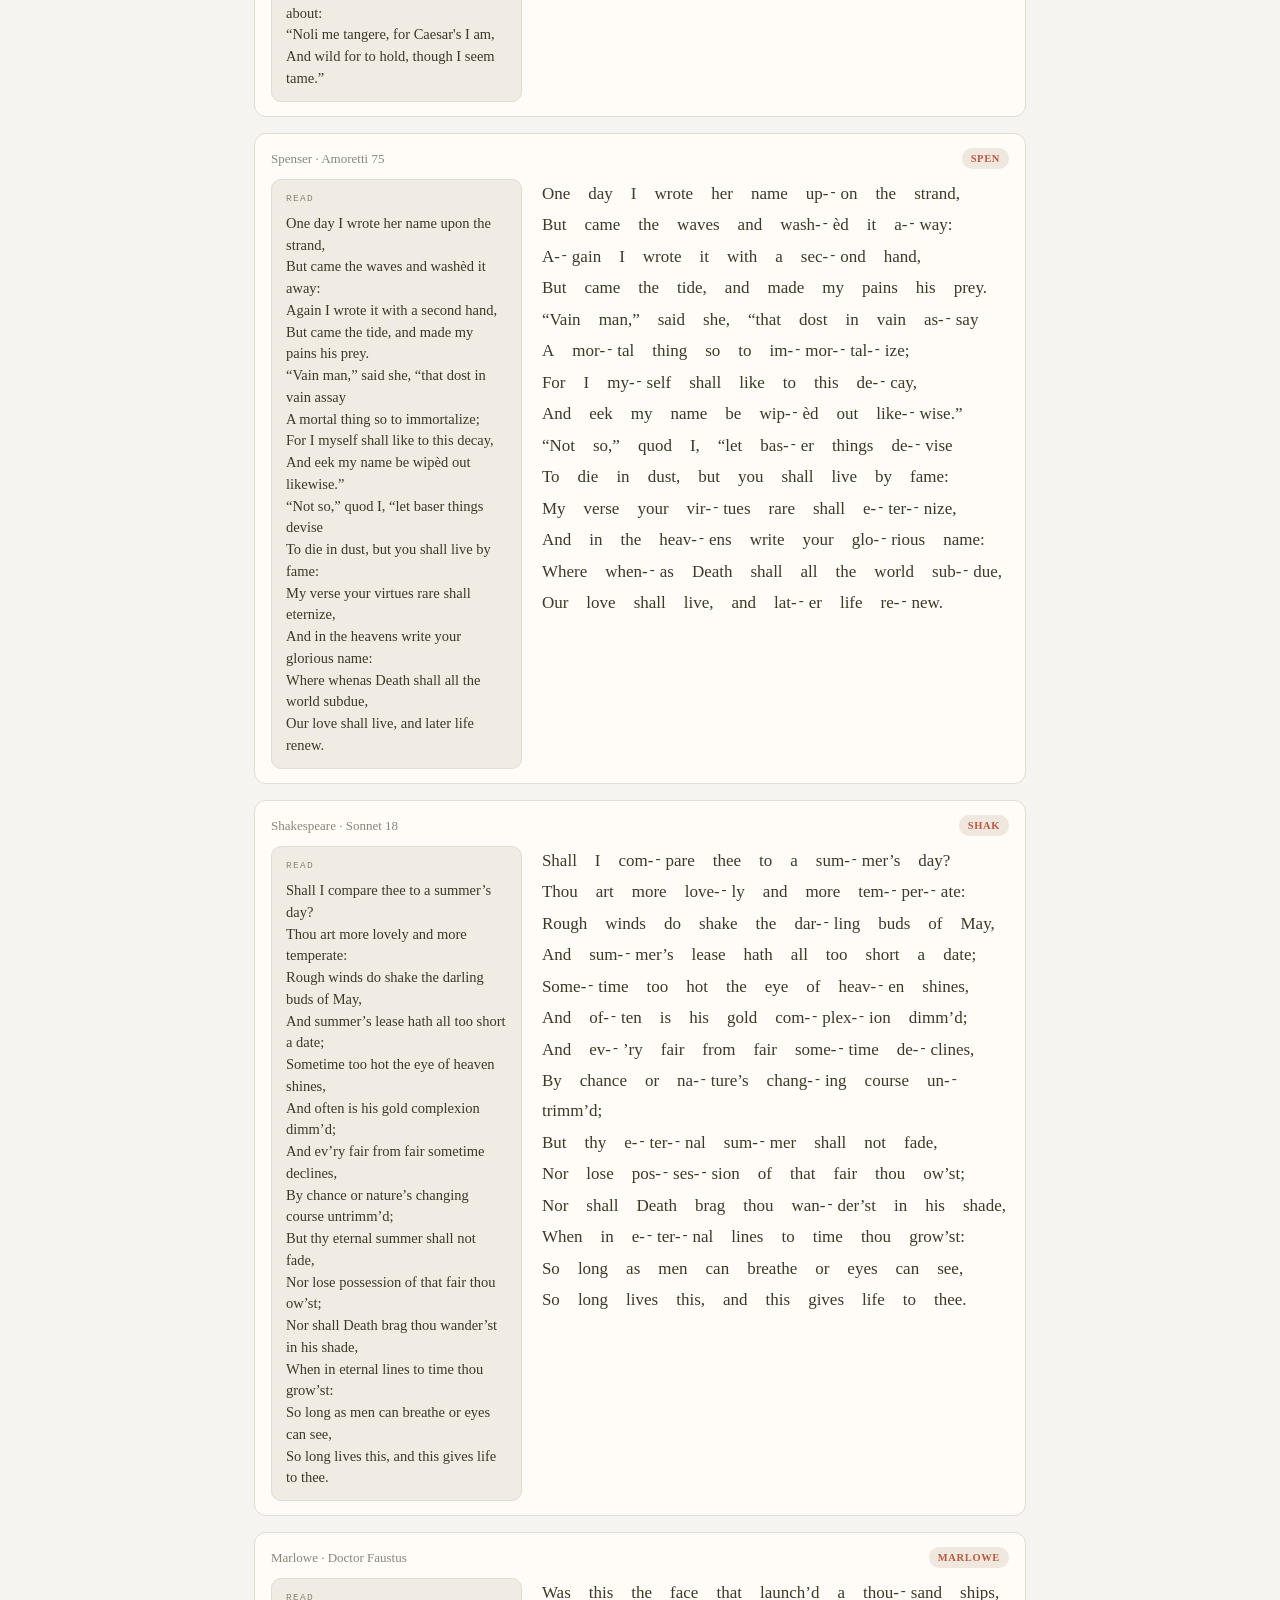
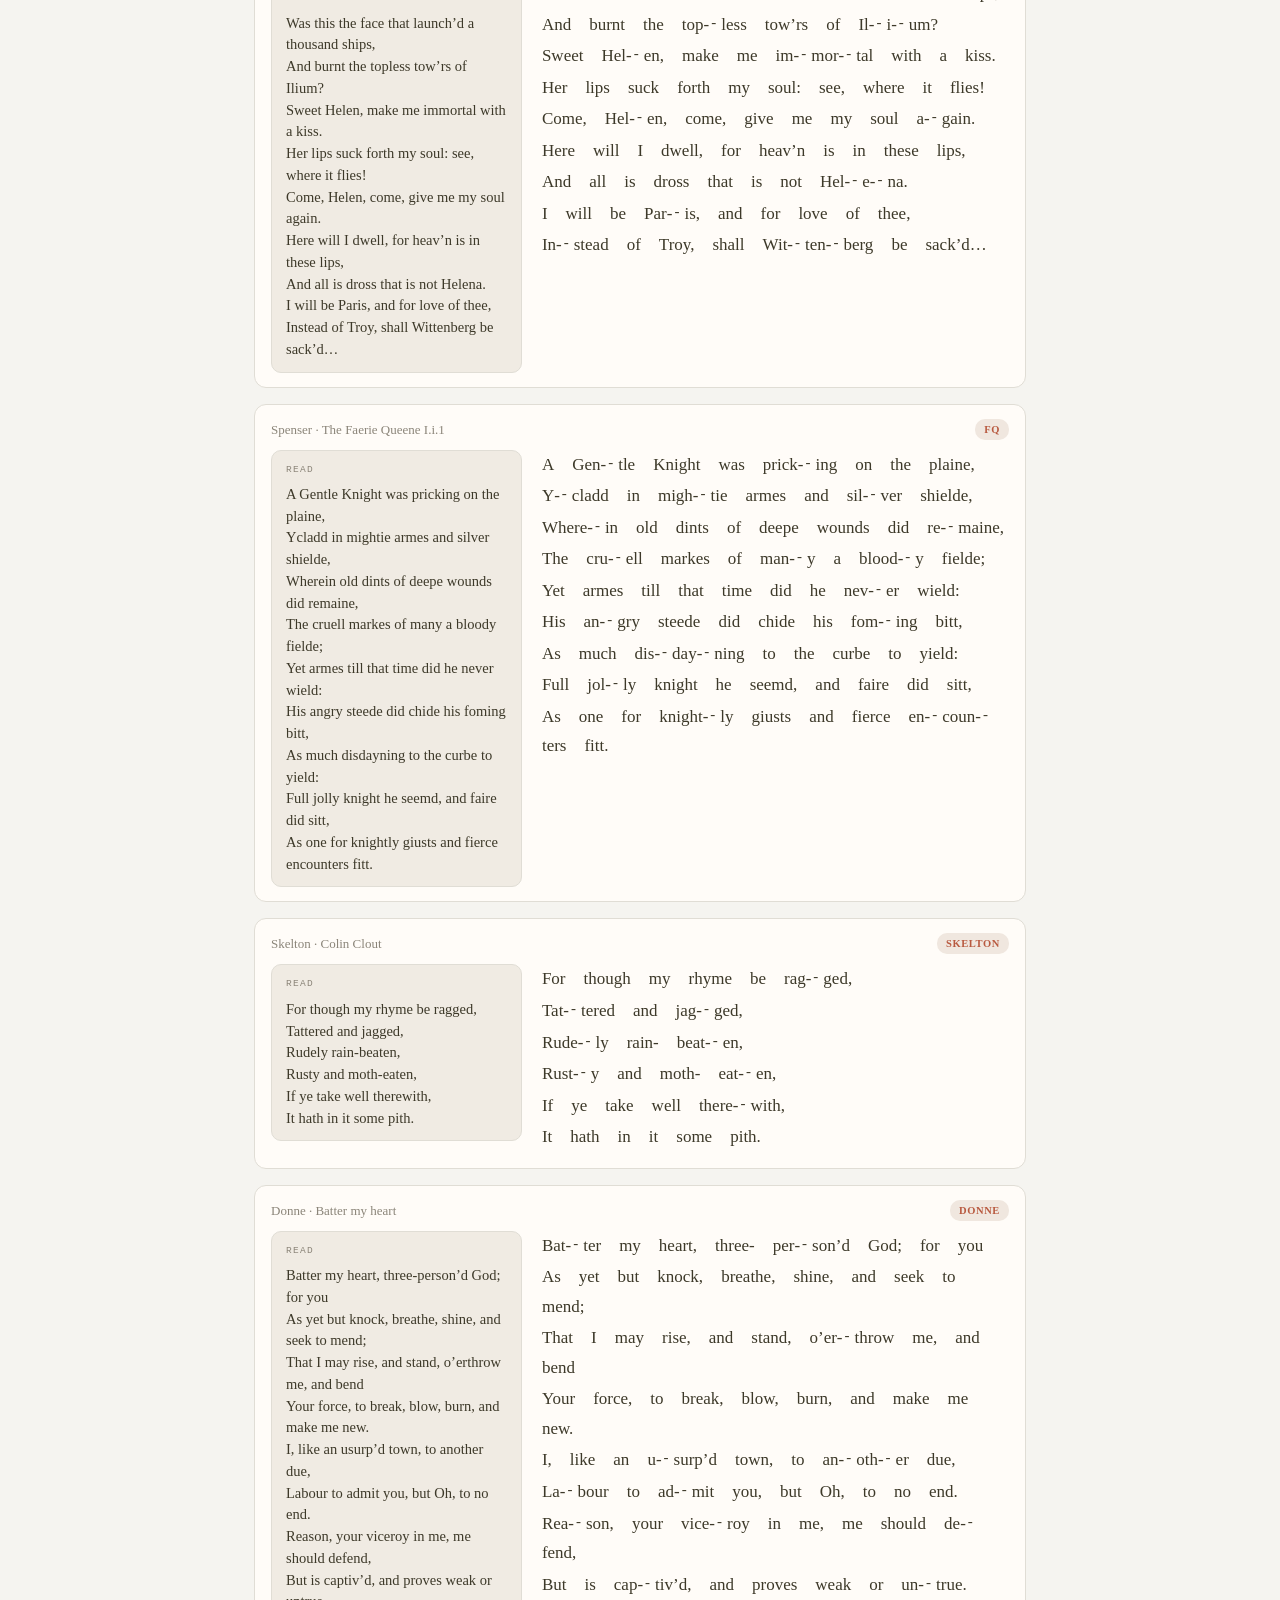
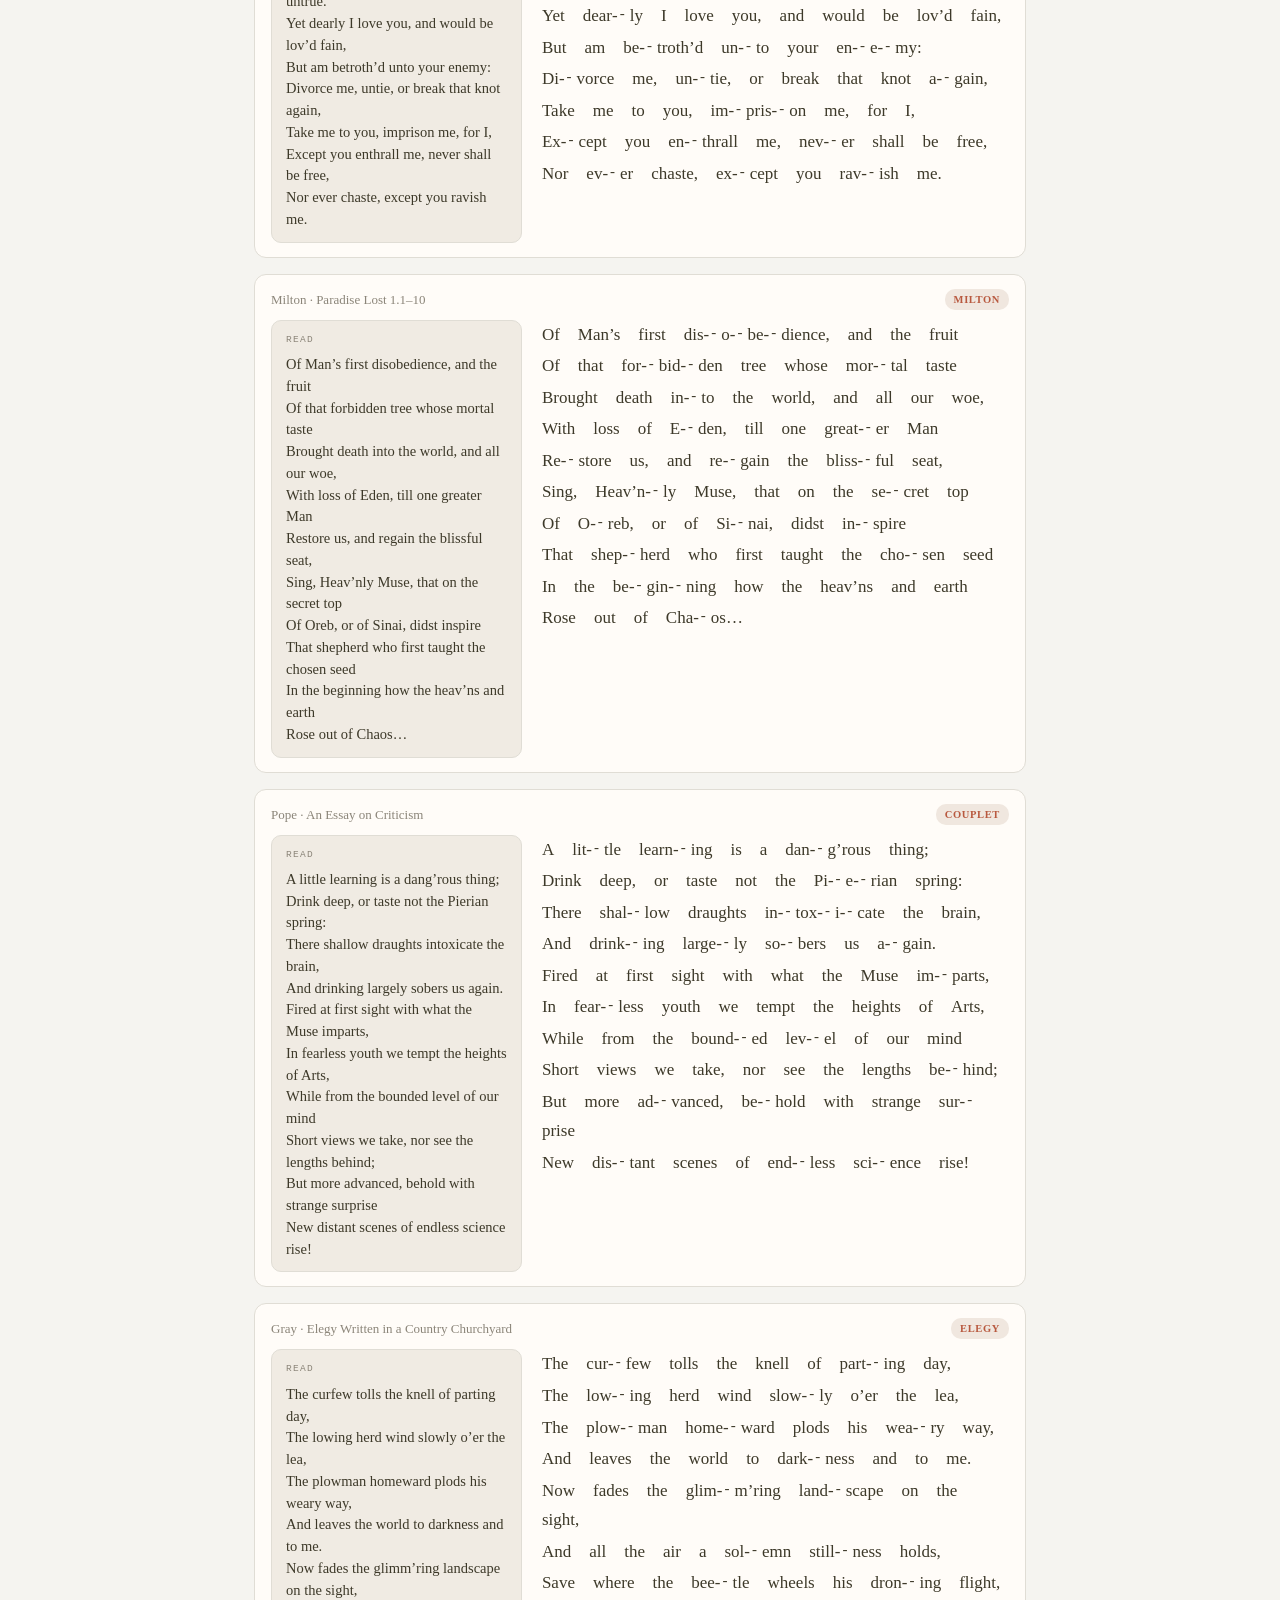
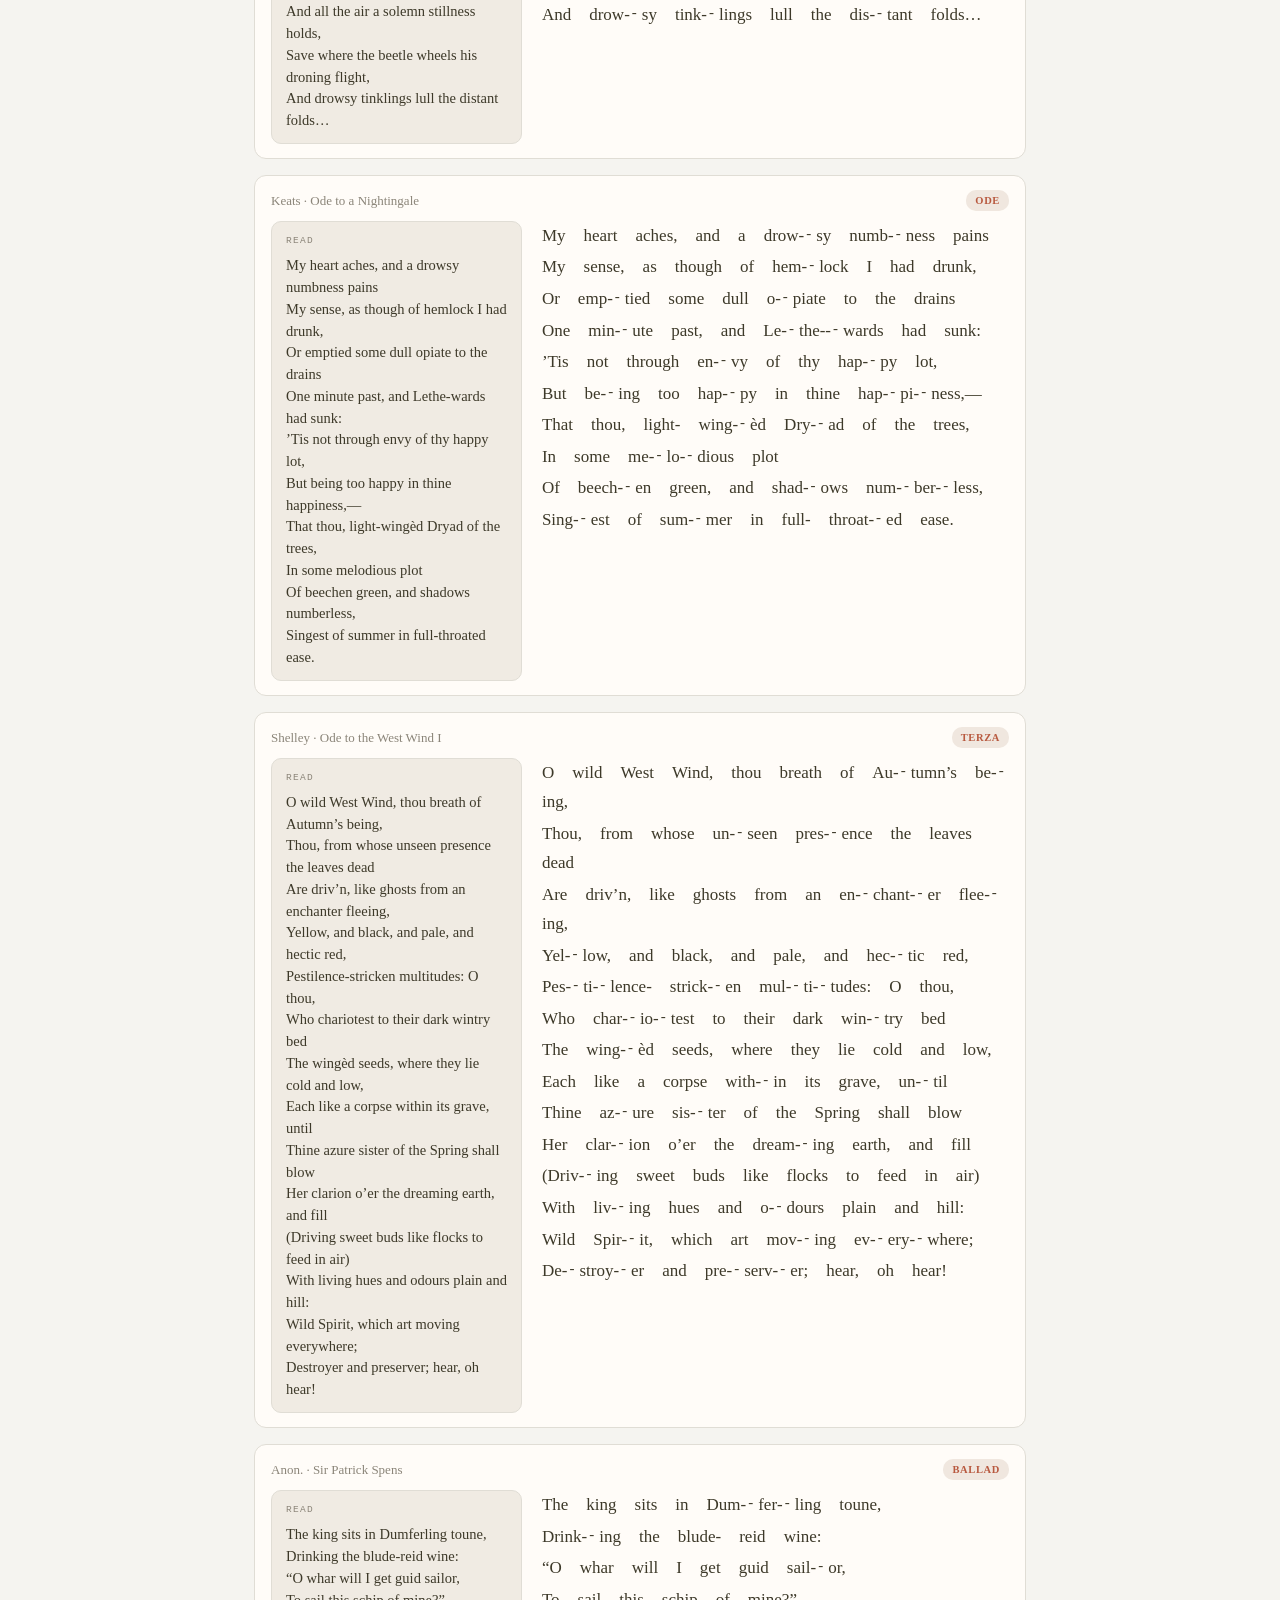
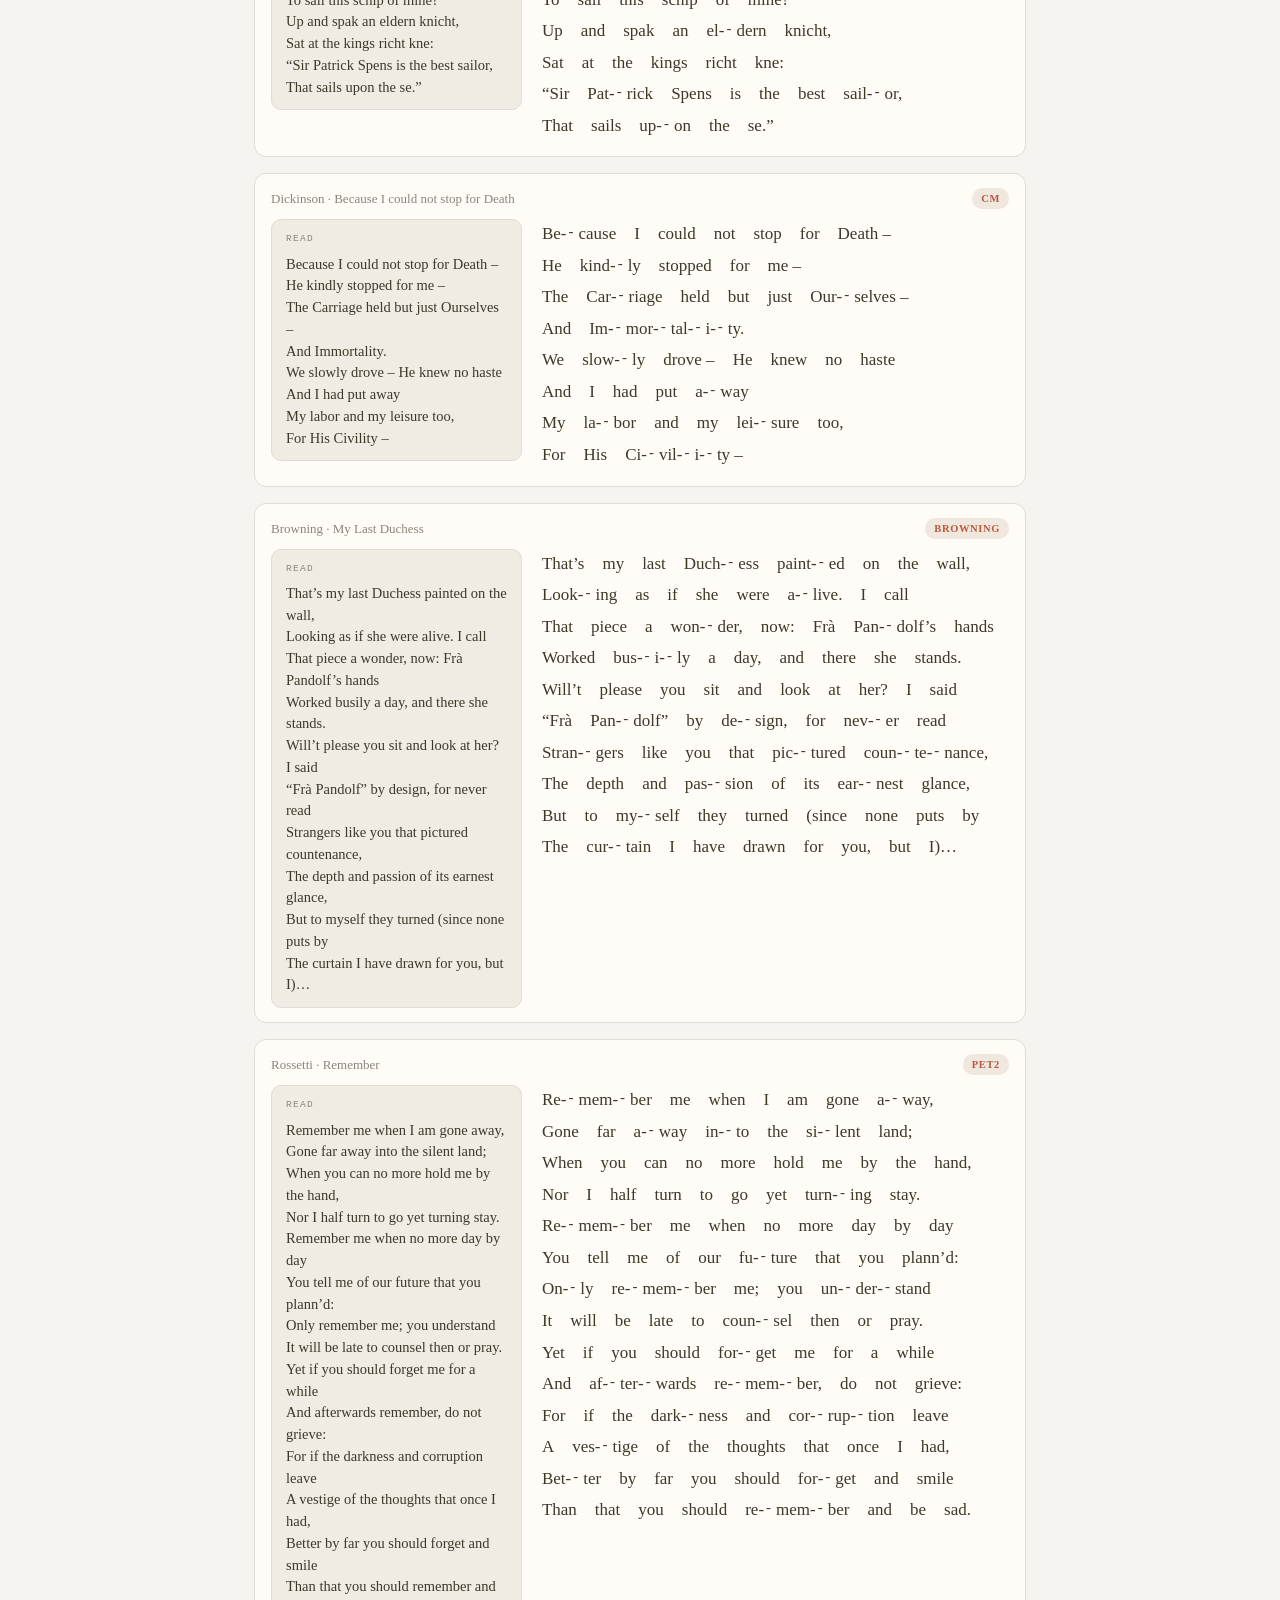
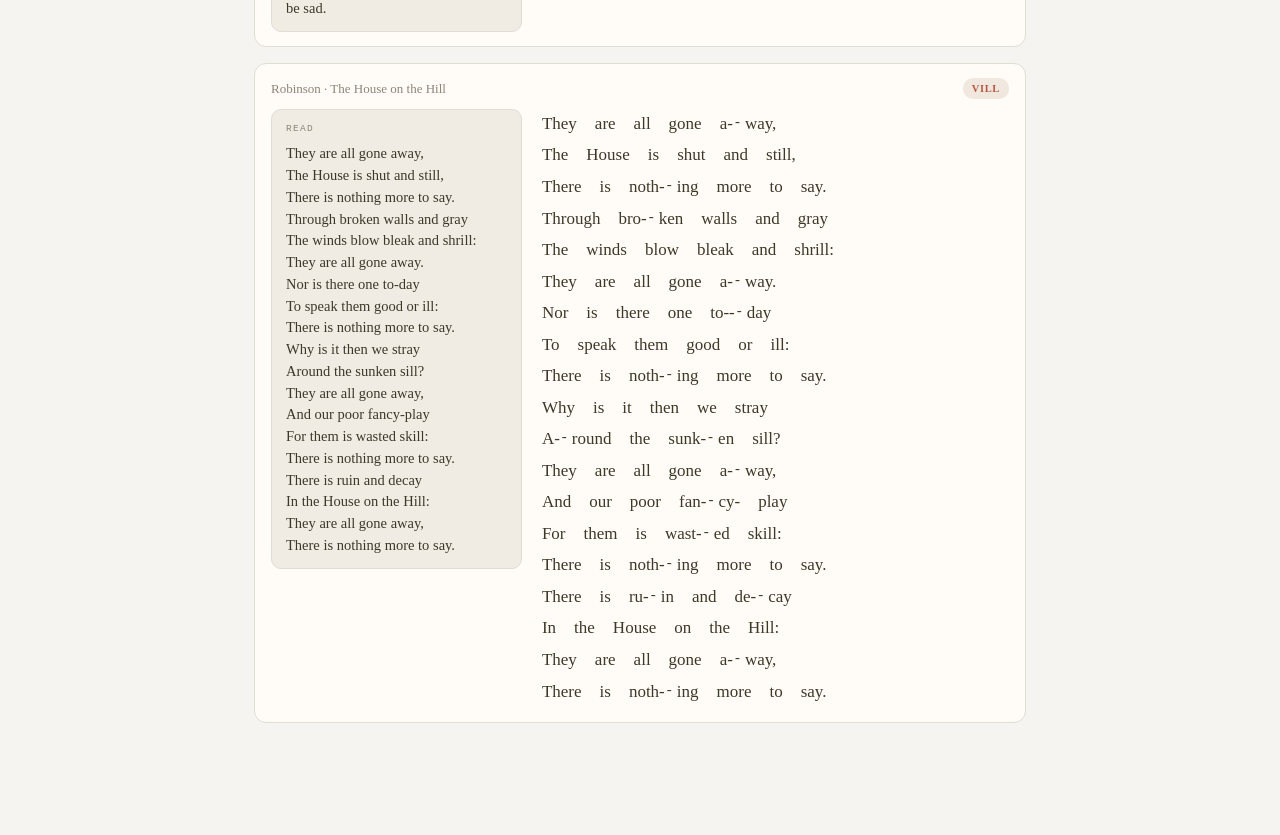
<file: scanall.html>
<!doctype html><html lang="en"><head><meta charset="utf-8">
<meta name="viewport" content="width=device-width,initial-scale=1">
<title>Scan the examples — authoring</title>
<link rel="stylesheet" href="./style.css?v=1792590756">
</head><body>
<div class="top">
  <a class="brand" href="./index.html">How to Read a Poem</a>
  <a class="btn" href="./versification.html">Versification</a>
  <a class="btn" href="./scansion.html">Scansion</a>
  <a class="btn" href="./breath.html">Breath</a>
  <a class="btn" href="./glossary.html">Glossary</a>
  <a class="btn" href="./wasteland.html">The Waste Land</a>
  <a class="btn" href="./board.html">Board</a>
</div>
<div class="wrap">
<p class="eyebrow">Author tool — not classroom-facing</p>
<h1>Scan the examples</h1>
<p class="lead">Every accentual-syllabic example, ready to scan. Click a syllable to toggle stress (´); click a gap to drop or lift a foot boundary. When every poem is done, <b>Export</b> and paste the block back to me — I’ll wire each scansion beside its rhyme analysis on the Versification page.</p>
<div class="exportbar">
  <button class="btn" id="exportall">⬇ Export all scansions</button>
  <span class="src" style="margin:0">Marks left → right: slack (blank), stress (´). Boundaries are the accent bars between syllables.</span>
</div>
<textarea id="authorout" placeholder="the export block appears here (also copied to your clipboard)"></textarea>
<div id="author"></div>
</div>
<script src="./versedata.js?v=1792590756"></script>
<script src="./scanauthor.js?v=1792590756"></script>
</body></html>
</file>
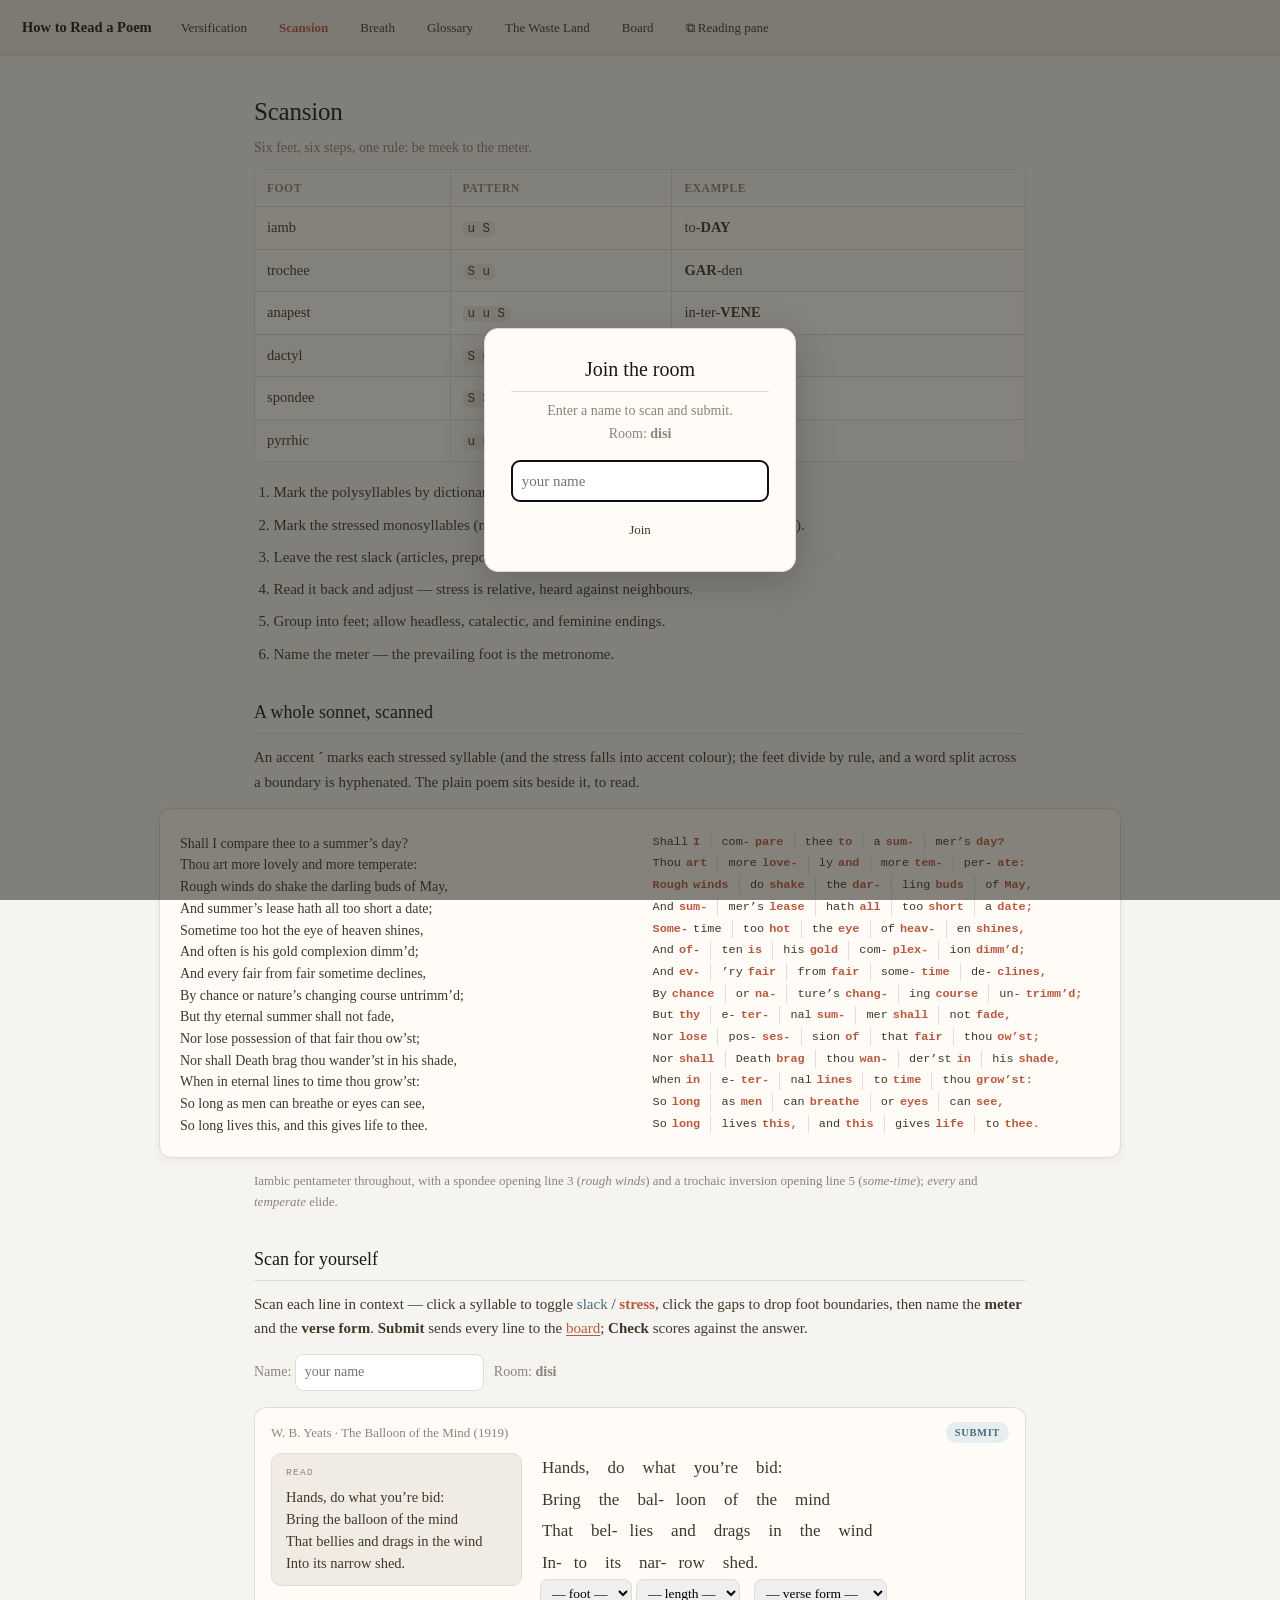
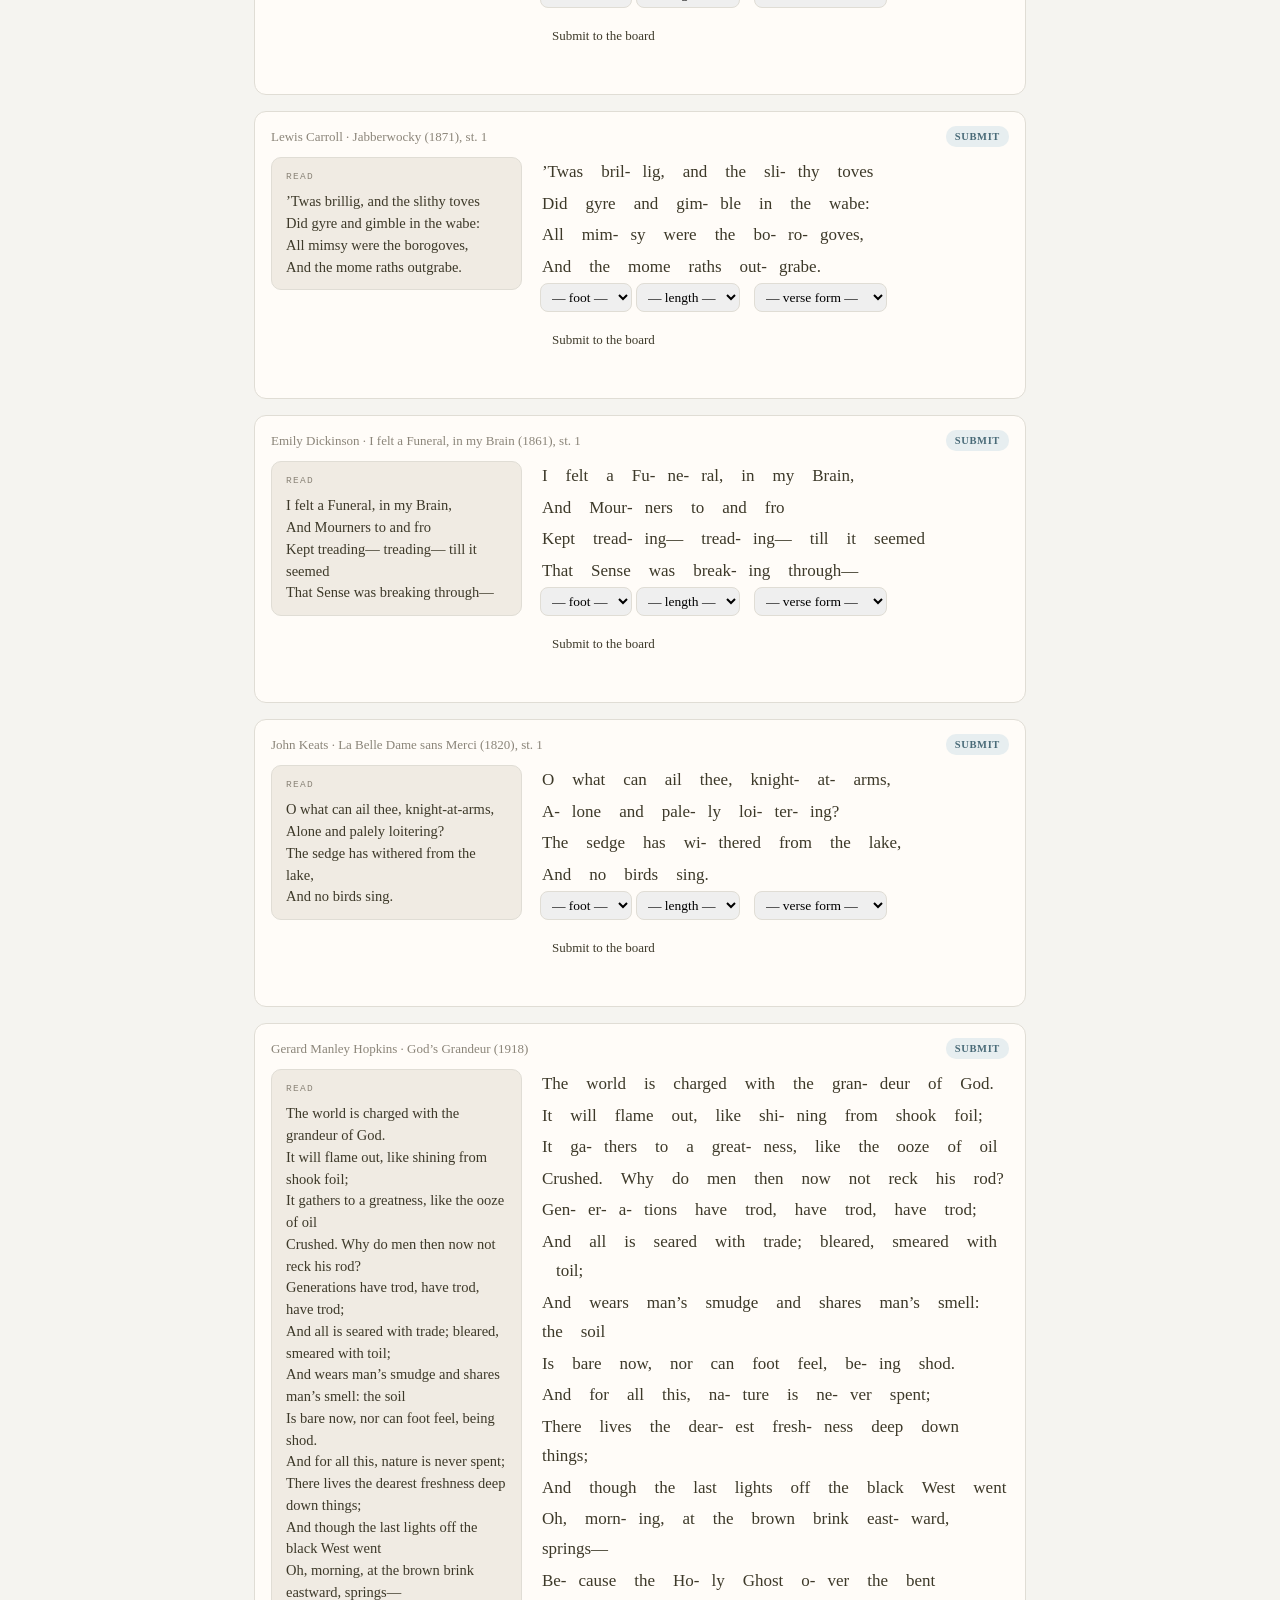
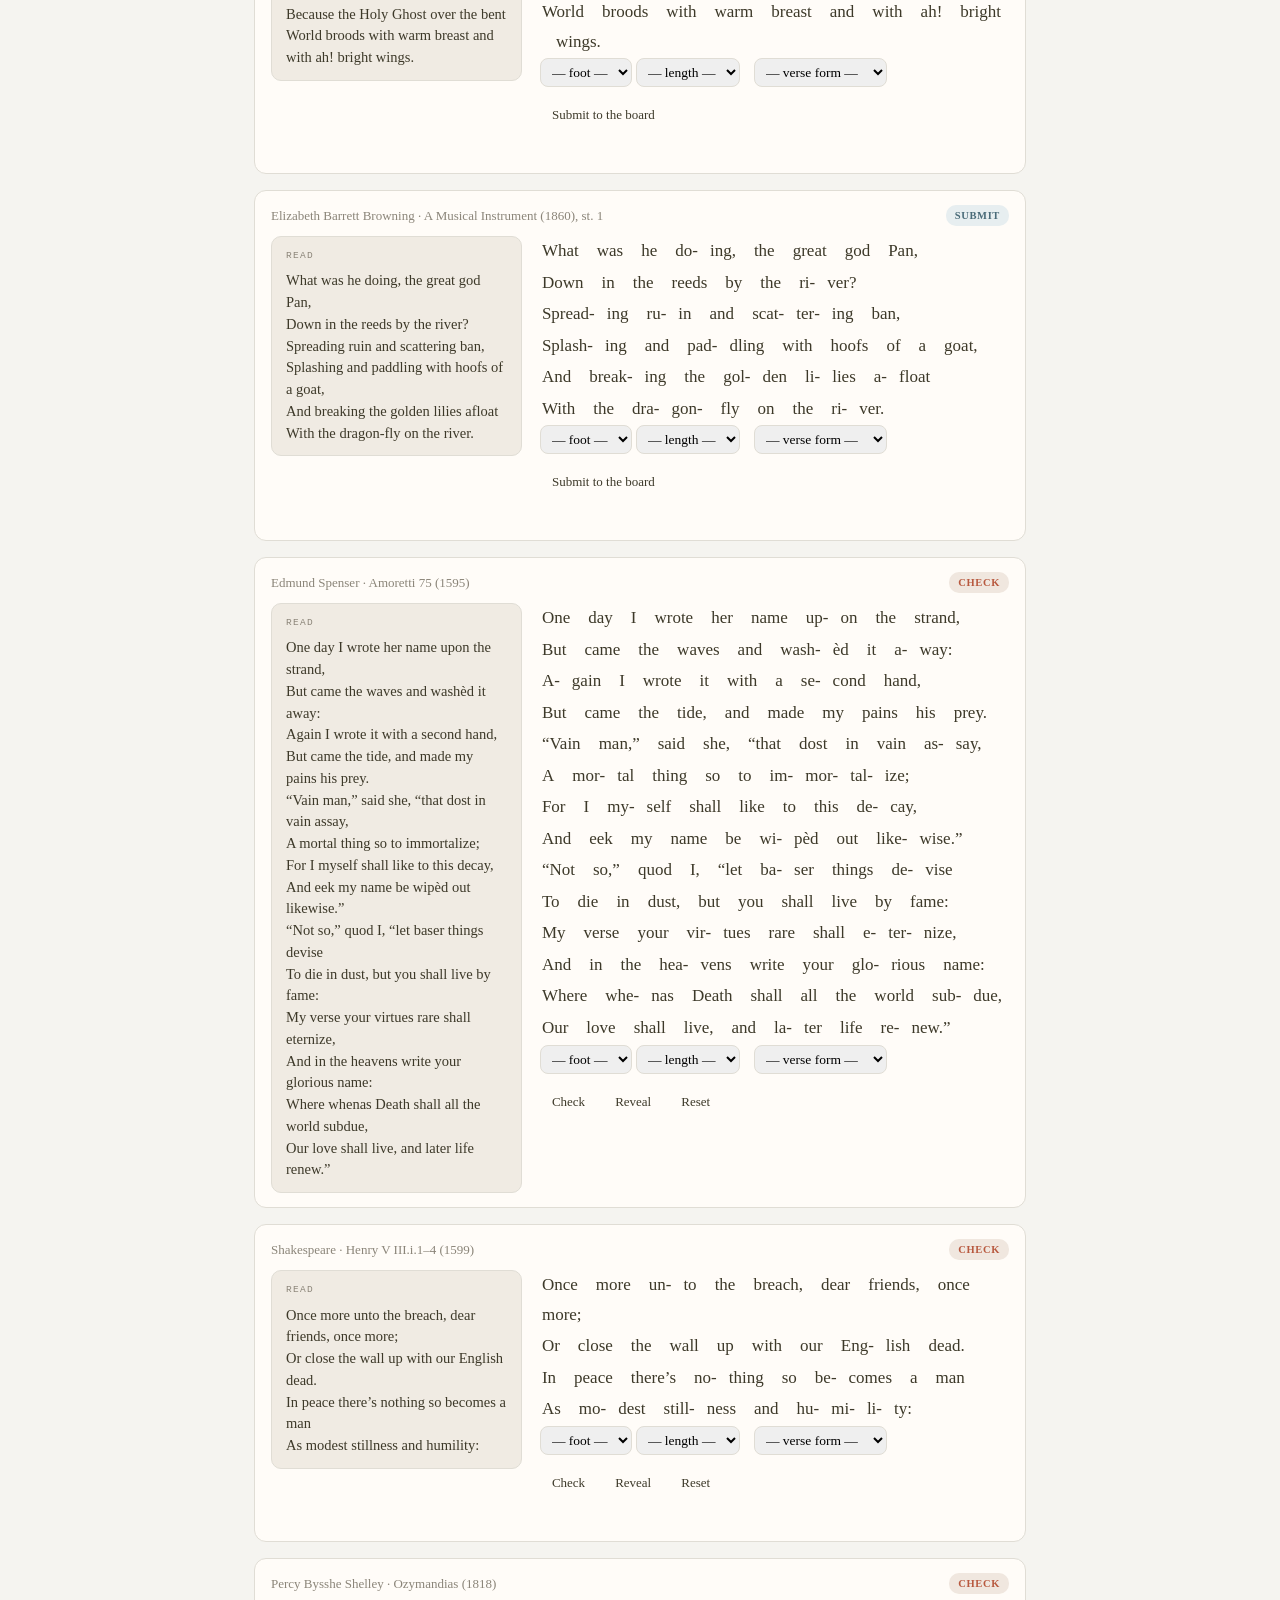
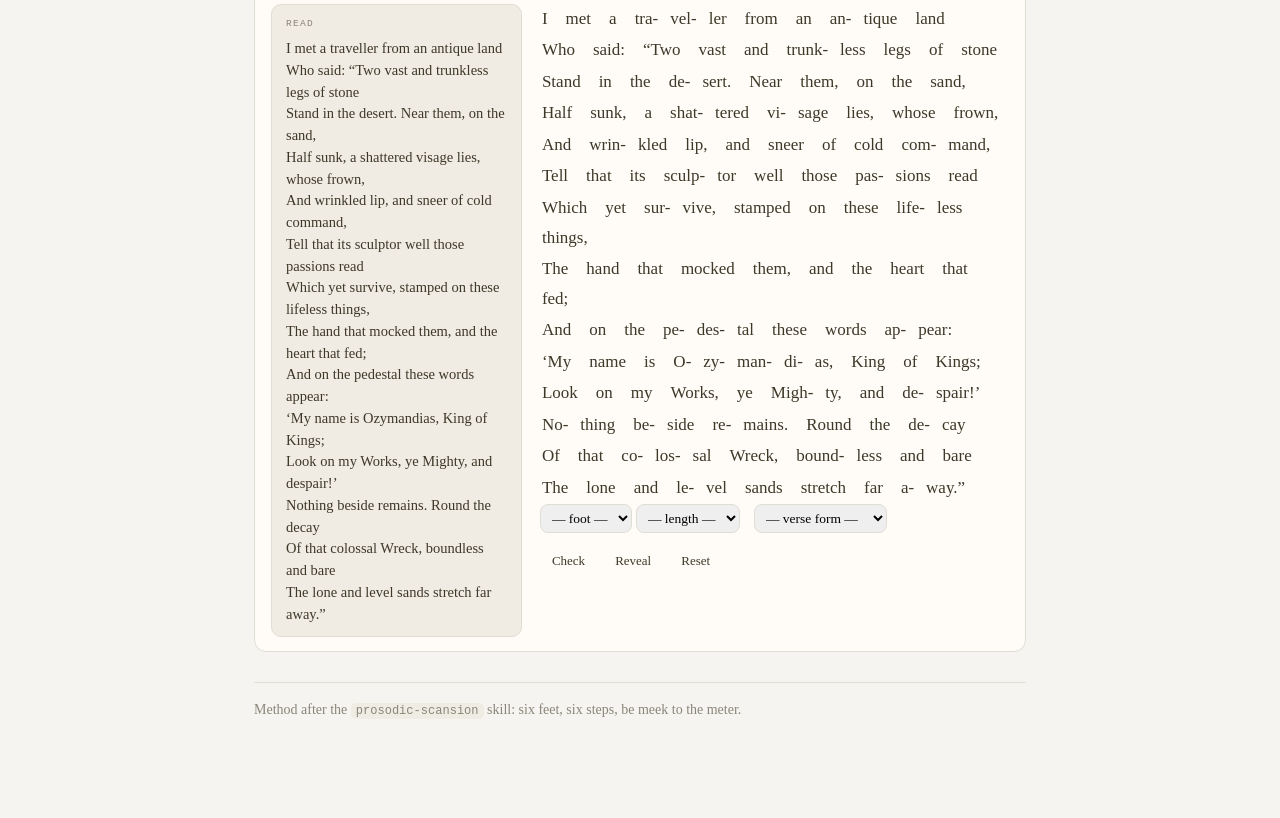
<file: scansion.html>
<!doctype html><html lang="en"><head><meta charset="utf-8">
<meta name="viewport" content="width=device-width,initial-scale=1">
<title>Scansion — How to Read a Poem</title>
<link rel="stylesheet" href="./style.css?v=1792590756">
</head><body>
<div class="top">
  <a class="brand" href="./index.html">How to Read a Poem</a>
  <a class="btn" href="./versification.html">Versification</a>
  <a class="btn active" href="./scansion.html">Scansion</a>
  <a class="btn" href="./breath.html">Breath</a>
  <a class="btn" href="./glossary.html">Glossary</a>
  <a class="btn" href="./wasteland.html">The Waste Land</a>
  <a class="btn" href="./board.html">Board</a>
</div>
<div class="wrap">
<h1>Scansion</h1>
<p class="lead">Six feet, six steps, one rule: be meek to the meter.</p>

<div class="tw"><table><thead><tr><th>Foot</th><th>Pattern</th><th>Example</th></tr></thead><tbody>
<tr><td>iamb</td><td><code>u S</code></td><td>to-<b>DAY</b></td></tr>
<tr><td>trochee</td><td><code>S u</code></td><td><b>GAR</b>-den</td></tr>
<tr><td>anapest</td><td><code>u u S</code></td><td>in-ter-<b>VENE</b></td></tr>
<tr><td>dactyl</td><td><code>S u u</code></td><td><b>MER</b>-ri-ly</td></tr>
<tr><td>spondee</td><td><code>S S</code></td><td><b>HEART-BREAK</b></td></tr>
<tr><td>pyrrhic</td><td><code>u u</code></td><td>of the</td></tr>
</tbody></table></div>
<ol>
  <li>Mark the polysyllables by dictionary stress.</li>
  <li>Mark the stressed monosyllables (nouns, main verbs, adjectives, adverbs, rhyme words).</li>
  <li>Leave the rest slack (articles, prepositions, auxiliaries, conjunctions).</li>
  <li>Read it back and adjust — stress is relative, heard against neighbours.</li>
  <li>Group into feet; allow headless, catalectic, and feminine endings.</li>
  <li>Name the meter — the prevailing foot is the metronome.</li>
</ol>

<h2>A whole sonnet, scanned</h2>
<p>An accent <b>´</b> marks each stressed syllable (and the stress falls into accent colour); the feet divide by rule, and a word split across a boundary is hyphenated. The plain poem sits beside it, to read.</p>
<div class="parallel">
  <div class="verse">Shall I compare thee to a summer’s day?
Thou art more lovely and more temperate:
Rough winds do shake the darling buds of May,
And summer’s lease hath all too short a date;
Sometime too hot the eye of heaven shines,
And often is his gold complexion dimm’d;
And every fair from fair sometime declines,
By chance or nature’s changing course untrimm’d;
But thy eternal summer shall not fade,
Nor lose possession of that fair thou ow’st;
Nor shall Death brag thou wander’st in his shade,
When in eternal lines to time thou grow’st:
   So long as men can breathe or eyes can see,
   So long lives this, and this gives life to thee.</div>
  <div class="scanbox" id="scan-sonnet"></div>
</div>
<p class="src">Iambic pentameter throughout, with a spondee opening line 3 (<em>rough winds</em>) and a trochaic inversion opening line 5 (<em>some-time</em>); <em>every</em> and <em>temperate</em> elide.</p>

<h2>Scan for yourself</h2>
<p>Scan each line in context — click a syllable to toggle <span style="color:var(--slack)">slack</span> / <span style="color:var(--stress);font-weight:600">stress</span>, click the gaps to drop foot boundaries, then name the <b>meter</b> and the <b>verse form</b>. <b>Submit</b> sends every line to the <a href="./board.html">board</a>; <b>Check</b> scores against the answer.</p>
<div class="toolbar">
  <label>Name: <input id="scanName" maxlength="40" placeholder="your name"></label>
  <span>Room: <b id="roomLabel">disi</b></span>
</div>
<div id="practice"></div>
<div class="authoronly">
  <p class="src">Author mode (<code>?author=1</code>): scan a line correctly, then <b>⚑ Set as answer key</b>; the snippet copies to your clipboard.</p>
  <textarea id="keyout" class="authoronly" placeholder="answer keys appear here"></textarea>
</div>

<div class="note">Method after the <code>prosodic-scansion</code> skill: six feet, six steps, be meek to the meter.</div>
</div>
<script src="./scanview.js?v=1792590756"></script>
<script>
var U="u",S="S";
renderScan(document.getElementById("scan-sonnet"), { lines: [
 [[["Shall",U],["I",S]],[["com",U],["pare",S,0]],[["thee",U],["to",S]],[["a",U],["sum",S]],[["mer’s",U,0],["day?",S]]],
 [[["Thou",U],["art",S]],[["more",U],["love",S]],[["ly",U,0],["and",S]],[["more",U],["tem",S]],[["per",U,0],["ate:",S,0]]],
 [[["Rough",S],["winds",S]],[["do",U],["shake",S]],[["the",U],["dar",S]],[["ling",U,0],["buds",S]],[["of",U],["May,",S]]],
 [[["And",U],["sum",S]],[["mer’s",U,0],["lease",S]],[["hath",U],["all",S]],[["too",U],["short",S]],[["a",U],["date;",S]]],
 [[["Some",S],["time",U,0]],[["too",U],["hot",S]],[["the",U],["eye",S]],[["of",U],["heav",S]],[["en",U,0],["shines,",S]]],
 [[["And",U],["of",S]],[["ten",U,0],["is",S]],[["his",U],["gold",S]],[["com",U],["plex",S,0]],[["ion",U,0],["dimm’d;",S]]],
 [[["And",U],["ev",S]],[["’ry",U,0],["fair",S]],[["from",U],["fair",S]],[["some",U],["time",S,0]],[["de",U],["clines,",S,0]]],
 [[["By",U],["chance",S]],[["or",U],["na",S]],[["ture’s",U,0],["chang",S]],[["ing",U,0],["course",S]],[["un",U],["trimm’d;",S,0]]],
 [[["But",U],["thy",S]],[["e",U],["ter",S,0]],[["nal",U,0],["sum",S]],[["mer",U,0],["shall",S]],[["not",U],["fade,",S]]],
 [[["Nor",U],["lose",S]],[["pos",U],["ses",S,0]],[["sion",U,0],["of",S]],[["that",U],["fair",S]],[["thou",U],["ow’st;",S]]],
 [[["Nor",U],["shall",S]],[["Death",U],["brag",S]],[["thou",U],["wan",S]],[["der’st",U,0],["in",S]],[["his",U],["shade,",S]]],
 [[["When",U],["in",S]],[["e",U],["ter",S,0]],[["nal",U,0],["lines",S]],[["to",U],["time",S]],[["thou",U],["grow’st:",S]]],
 [[["So",U],["long",S]],[["as",U],["men",S]],[["can",U],["breathe",S]],[["or",U],["eyes",S]],[["can",U],["see,",S]]],
 [[["So",U],["long",S]],[["lives",U],["this,",S]],[["and",U],["this",S]],[["gives",U],["life",S]],[["to",U],["thee.",S]]],
]});
</script>
<script src="./lines.js?v=1792590756"></script>
<script src="./scanpractice.js?v=1792590756"></script>
<script src="./paralign.js?v=1792590756"></script>
<script src="./fitverse.js?v=1792590756"></script>
<script src="./pdfpane.js?v=1792590756"></script>
<script src="./gate.js?v=1792590756"></script>
</body></html>
</file>
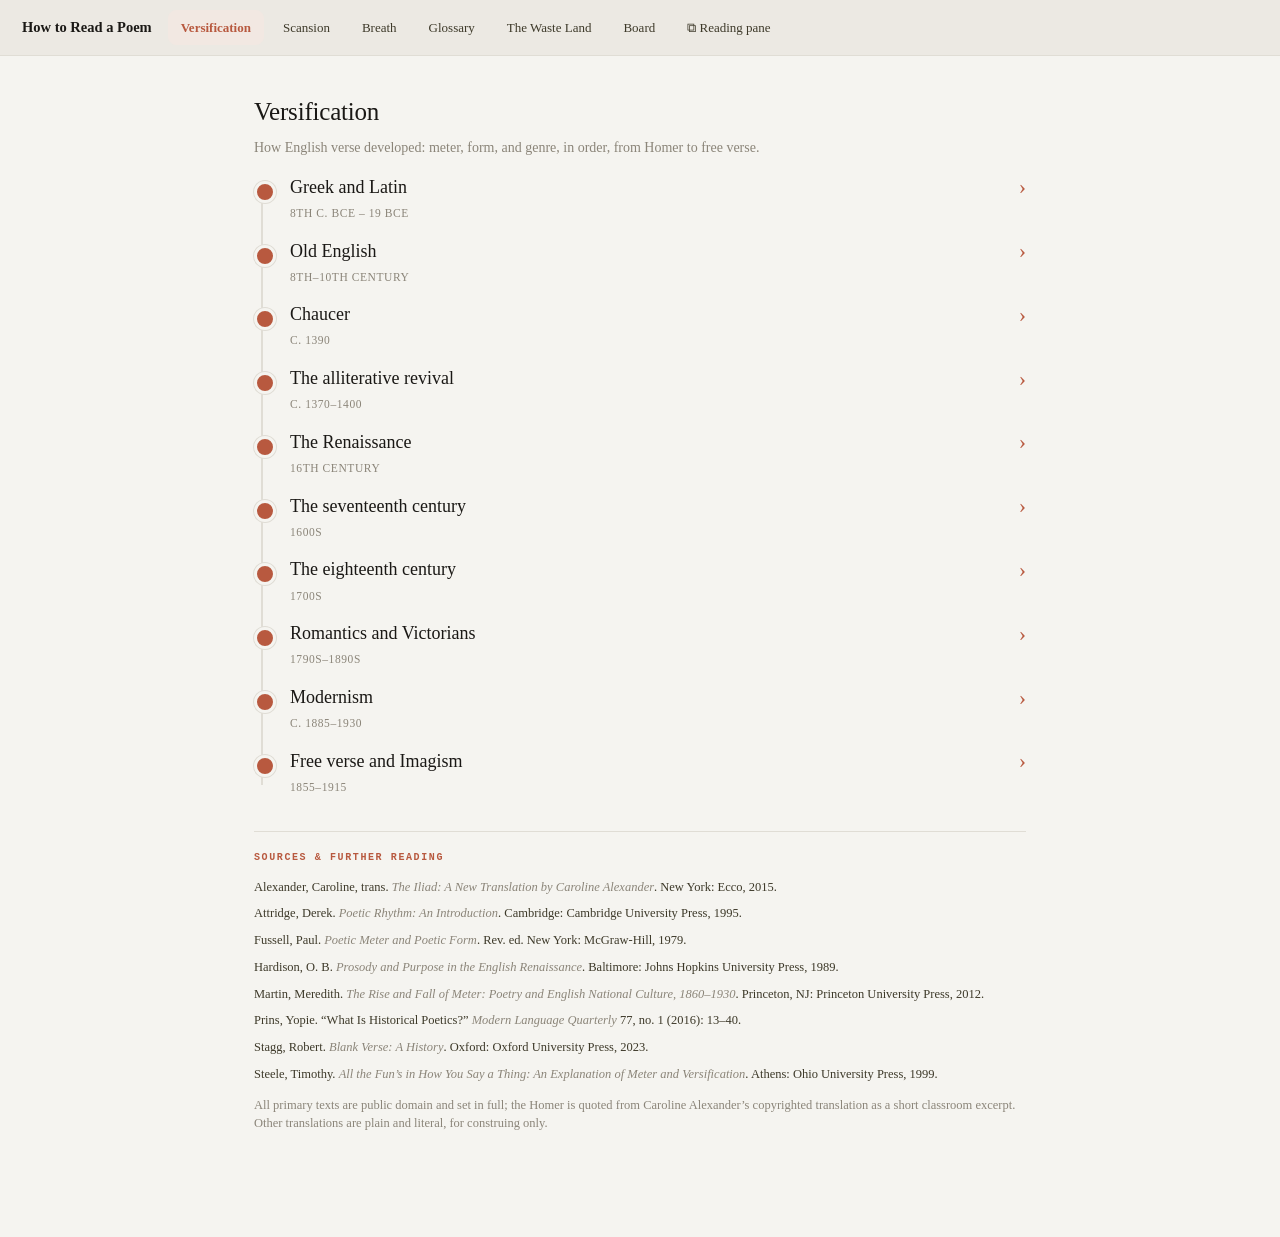
<file: versification.html>
<!doctype html><html lang="en"><head><meta charset="utf-8">
<meta name="viewport" content="width=device-width,initial-scale=1">
<title>Versification — How to Read a Poem</title>
<link rel="stylesheet" href="./style.css?v=1792590756">
</head><body>
<div class="top">
  <a class="brand" href="./index.html">How to Read a Poem</a>
  <a class="btn active" href="./versification.html">Versification</a>
  <a class="btn" href="./scansion.html">Scansion</a>
  <a class="btn" href="./breath.html">Breath</a>
  <a class="btn" href="./glossary.html">Glossary</a>
  <a class="btn" href="./wasteland.html">The Waste Land</a>
  <a class="btn" href="./board.html">Board</a>
</div>
<div class="wrap">
<h1>Versification</h1>
<p class="lead">How English verse developed: meter, form, and genre, in order, from Homer to free verse.</p>

<div class="vtl">
<div class="era"><h2>Greek and Latin</h2>
<span class="date">8th c. BCE – 19 BCE</span>
<div class="era-body">
<p>The oldest poetry measured syllables by <b>duration</b> — long (—) or short (∪), not stress. Epic runs in <b>dactylic hexameter</b>: six feet, each a dactyl (— ∪ ∪) or a spondee (— —), the last foot two syllables. Homer sets the measure; Virgil carries it into Latin seven centuries later.</p>
<div class="parallel">
  <div class="verse">μῆνιν ἄειδε θεά, Πηληϊάδεω Ἀχιλῆος
οὐλομένην, ἣ μυρί’ Ἀχαιοῖς ἄλγε’ ἔθηκε,
πολλὰς δ’ ἰφθίμους ψυχὰς Ἄϊδι προΐαψεν
ἡρώων, αὐτοὺς δὲ ἑλώρια τεῦχε κύνεσσιν
οἰωνοῖσί τε πᾶσι, Διὸς δ’ ἐτελείετο βουλή,
ἐξ οὗ δὴ τὰ πρῶτα διαστήτην ἐρίσαντε
Ἀτρεΐδης τε ἄναξ ἀνδρῶν καὶ δῖος Ἀχιλλεύς.
— Homer, <em>Iliad</em> 1.1–7 (c. 8th c. BCE)</div>
  <div class="verse trans">Wrath—sing, goddess, of the ruinous wrath of Peleus’ son Achilles,
that inflicted woes without number upon the Achaeans,
hurled forth to Hades many strong souls of warriors
and rendered their bodies prey for the dogs,
for all birds, and the will of Zeus was accomplished;
sing from when they two first stood in conflict—
Atreus’ son, lord of men, and godlike Achilles.
— trans. Caroline Alexander, <em>The Iliad</em> (New York: Ecco, 2015)</div>
</div>
<div class="embed"><iframe src="https://www.youtube-nocookie.com/embed/sR7FGshwBWY" title="Homer’s Iliad, Book 1, in ancient Greek" allow="encrypted-media; picture-in-picture" allowfullscreen loading="lazy"></iframe></div>
<div class="parallel">
  <div class="verse">Arma virumque canō, Trōiae quī prīmus ab ōrīs
Ītaliam fātō profugus Lāvīniaque vēnit
lītora, multum ille et terrīs iactātus et altō
vī superum, saevae memorem Iūnōnis ob īram;
multa quoque et bellō passus, dum conderet urbem
inferretque deōs Latiō, genus unde Latīnum
Albānīque patrēs atque altae moenia Rōmae.
— Virgil, <em>Aeneid</em> 1.1–7 (c. 19 BCE)</div>
  <div class="verse trans">Arms and the man I sing, who first from Troy’s shores,
an exile by fate, came to Italy and the Lavinian
coast — much buffeted on land and on the deep
by the gods’ force, for cruel Juno’s unforgetting wrath;
much too he bore in war, till he could found a city
and bring his gods to Latium — whence the Latin race,
the Alban fathers, and the walls of high Rome.</div>
</div>
<div class="scanbox" id="scan-aeneid"></div>

</div>
</div>
<div class="era"><h2>Old English</h2>
<span class="date">8th–10th century</span>
<div class="era-body">
<p>Before the counted line, English measured <b>stress</b>: four strong beats a line, split by a pause, the two halves bound by <b>alliteration</b>, with any number of slacks between. No rhyme, no syllable count.</p>
<div class="parallel">
<div class="allit" id="allit-beowulf"></div>
<div class="verse trans">Listen! We have heard of the Spear-Danes’ glory,
the might of the people-kings, in days gone by,
how those princes did deeds of courage.
Often Scyld Scefing, from bands of enemies,
from many tribes, tore away the mead-benches,
struck fear in earls — after he was first
found destitute; he met comfort for that,
grew under the clouds, throve in honours,
until each of the neighbouring peoples
across the whale-road had to obey him.</div>
</div>
<div class="embed"><iframe src="https://www.youtube-nocookie.com/embed/2WcIK_8f7oQ" title="Benjamin Bagby, Beowulf with the lyre" allow="encrypted-media; picture-in-picture" allowfullscreen loading="lazy"></iframe></div>

</div>
</div>
<div class="era"><h2>Chaucer</h2>
<span class="date">c. 1390</span>
<div class="era-body">
<p>Hearing French and Italian, Chaucer brings a <b>counted line</b> into English — the ancestor of iambic pentameter — in rhyming couplets. The final <em>-e</em> still sounds, and if you sound it the line scans.</p>
<div class="parallel">
  <div class="verse">Whan that Aprille with his shoures soote
The droghte of March hath perced to the roote,
And bathed every veyne in swich licóur
Of which vertú engendred is the flour;
Whan Zephirus eek with his swete breeth
Inspired hath in every holt and heeth
The tendre croppes, and the yonge sonne
Hath in the Ram his halve cours yronne,
And smale foweles maken melodye,
That slepen al the nyght with open ye…
— Chaucer, <em>The Canterbury Tales</em>, General Prologue 1–10 (c. 1390)</div>
  <div class="verse trans">When April with its sweet showers
has pierced the drought of March to the root,
and bathed every vein in such liquor
by whose power the flower is engendered;
when the West Wind too with his sweet breath
has quickened in every wood and heath
the tender shoots, and the young sun
has run his half-course in the Ram,
and small birds make melody
that sleep all the night with open eye…</div>
</div>
<div class="embed"><iframe src="https://www.youtube-nocookie.com/embed/-Ms1an9I-Ok" title="The General Prologue read in Middle English" allow="encrypted-media; picture-in-picture" allowfullscreen loading="lazy"></iframe></div>

</div>
</div>
<div class="era"><h2>The alliterative revival</h2>
<span class="date">c. 1370–1400</span>
<div class="era-body">
<p>While Chaucer counts syllables, the old native line never dies. Fourteenth-century poets of the west and north revive the <b>alliterative long line</b> — four stresses, a medial pause, the halves bound by sound — for unrhymed vision and for romance. Langland runs it plain; the Gawain-poet closes each romance stanza with a rhymed <b>bob and wheel</b>.</p>
<h3>The unrhymed long line</h3>
<div class="parallel">
  <div class="allit" id="allit-piers"></div>
  <div class="verse trans">In a summer season, when soft was the sun,
I dressed myself in shepherd’s clothes,
in the habit of a hermit unholy in works,
and went wide in this world to hear wonders.
— Langland, <em>Piers Plowman</em>, B-Prologue 1–4</div>
</div>
<h3>Bob and wheel</h3>
<p>The romance stanza runs on alliterative long lines, then drops to a one-stress <b>bob</b> and a four-line rhyming <b>wheel</b> — the poem’s only rhyme, clinching the stanza <em>ababa</em>.</p>
<div class="allit" id="allit-gawain"></div>
<div class="parallel">
  <div class="poem" id="poem-gawain">with wynne,
Where werre and wrake and wonder
Bi syþez hatz wont þerinne,
And oft boþe blysse and blunder
Ful skete hatz skyfted synne.
— <em>Sir Gawain and the Green Knight</em> 15–19</div>
  <div class="verse trans">with joy,
where war and strife and wonder
have at times dwelt therein,
and often both bliss and turmoil
have swiftly since alternated.</div>
</div>
</div>
</div>
<div class="era"><h2>The Renaissance</h2>
<span class="date">16th century</span>
<div class="era-body">
<p>By the sixteenth century the line is fixed — stress and syllable both counted — and form multiplies: the sonnet arrives from Italy, Surrey invents blank verse, the stanza proliferates. Wyatt, the hinge, writes Chaucer’s seven-line <b>rhyme royal</b> in a new plain speech.</p>
<h3>Rhyme royal</h3>
<div class="poem" id="poem-royal">They flee from me that sometime did me seek
With naked foot, stalking in my chamber.
I have seen them gentle, tame, and meek,
That now are wild and do not remember
That sometime they put themselves in danger
To take bread at my hand; and now they range,
Busily seeking with a continual change.

Thanked be fortune it hath been otherwise
Twenty times better; but once in special,
In thin array after a pleasant guise,
When her loose gown from her shoulders did fall,
And she me caught in her arms long and small;
Therewithall sweetly did me kiss,
And softly said, “Dear heart, how like you this?”
— Wyatt, “They Flee from Me” (stanzas 1–2)</div>

<h3>The sonnet</h3>
<p>Fourteen pentameter lines and a turn (the <b>volta</b>). Three rhyme schemes competed as the form entered English, and each puts the turn in a different place.</p>
<div class="poem" id="poem-pet1">Whoso list to hunt, I know where is an hind,
But as for me, hélas, I may no more.
The vain travail hath wearied me so sore,
I am of them that farthest cometh behind.
Yet may I by no means my wearied mind
Draw from the deer, but as she fleeth afore
Fainting I follow. I leave off therefore,
Sithens in a net I seek to hold the wind.
Who list her hunt, I put him out of doubt,
As well as I may spend his time in vain.
And graven with diamonds in letters plain
There is written, her fair neck round about:
“Noli me tangere, for Caesar’s I am,
And wild for to hold, though I seem tame.”
— Wyatt, “Whoso List to Hunt” (Petrarchan)</div>
<div class="poem" id="poem-spen">One day I wrote her name upon the strand,
But came the waves and washèd it away:
Again I wrote it with a second hand,
But came the tide, and made my pains his prey.
“Vain man,” said she, “that dost in vain assay
A mortal thing so to immortalize;
For I myself shall like to this decay,
And eek my name be wipèd out likewise.”
“Not so,” quod I, “let baser things devise
To die in dust, but you shall live by fame:
My verse your virtues rare shall eternize,
And in the heavens write your glorious name:
   Where whenas Death shall all the world subdue,
   Our love shall live, and later life renew.
— Spenser, <em>Amoretti</em> 75 (Spenserian)</div>
<div class="poem" id="poem-shak">Shall I compare thee to a summer’s day?
Thou art more lovely and more temperate:
Rough winds do shake the darling buds of May,
And summer’s lease hath all too short a date;
Sometime too hot the eye of heaven shines,
And often is his gold complexion dimm’d;
And every fair from fair sometime declines,
By chance or nature’s changing course untrimm’d;
But thy eternal summer shall not fade,
Nor lose possession of that fair thou ow’st;
Nor shall Death brag thou wander’st in his shade,
When in eternal lines to time thou grow’st:
   So long as men can breathe or eyes can see,
   So long lives this, and this gives life to thee.
— Shakespeare, Sonnet 18 (Shakespearean)</div>

<h3>Blank verse and the Spenserian stanza</h3>
<p>Surrey’s unrhymed pentameter — <b>blank verse</b> — becomes the line of drama, and Marlowe makes it speak. Spenser builds a long nine-line stanza for romance.</p>
<div class="verse" id="poem-marlowe">Was this the face that launch’d a thousand ships,
And burnt the topless towers of Ilium?
Sweet Helen, make me immortal with a kiss.
Her lips suck forth my soul: see, where it flies!
Come, Helen, come, give me my soul again.
Here will I dwell, for heaven is in these lips,
And all is dross that is not Helena.
I will be Paris, and for love of thee,
Instead of Troy, shall Wittenberg be sack’d…
— Marlowe, <em>Doctor Faustus</em> (blank verse)</div>
<div class="poem" id="poem-fq">A Gentle Knight was pricking on the plaine,
Ycladd in mightie armes and silver shielde,
Wherein old dints of deepe wounds did remaine,
The cruell markes of many a bloody fielde;
Yet armes till that time did he never wield:
His angry steede did chide his foming bitt,
As much disdayning to the curbe to yield:
Full jolly knight he seemd, and faire did sitt,
As one for knightly giusts and fierce encounters fitt.
— Spenser, <em>The Faerie Queene</em> I.i.1 (Spenserian stanza)</div>

</div>
</div>
<div class="era"><h2>The seventeenth century</h2>
<span class="date">1600s</span>
<div class="era-body">
<p>Two directions open. The <b>metaphysical</b> poets wrench the line for argument and paradox; Milton builds blank verse into epic.</p>
<div class="poem" id="poem-donne">Batter my heart, three-person’d God; for you
As yet but knock, breathe, shine, and seek to mend;
That I may rise, and stand, o’erthrow me, and bend
Your force, to break, blow, burn, and make me new.
I, like an usurp’d town, to another due,
Labour to admit you, but Oh, to no end.
Reason, your viceroy in me, me should defend,
But is captiv’d, and proves weak or untrue.
Yet dearly I love you, and would be lov’d fain,
But am betroth’d unto your enemy:
Divorce me, untie, or break that knot again,
Take me to you, imprison me, for I,
Except you enthrall me, never shall be free,
Nor ever chaste, except you ravish me.
— Donne, “Batter my heart, three-person’d God”</div>
<div class="verse" id="poem-milton">Of Man’s first disobedience, and the fruit
Of that forbidden tree whose mortal taste
Brought death into the world, and all our woe,
With loss of Eden, till one greater Man
Restore us, and regain the blissful seat,
Sing, Heav’nly Muse, that on the secret top
Of Oreb, or of Sinai, didst inspire
That shepherd who first taught the chosen seed
In the beginning how the heav’ns and earth
Rose out of Chaos…
— Milton, <em>Paradise Lost</em> 1.1–10 (blank verse)</div>

</div>
</div>
<div class="era"><h2>The eighteenth century</h2>
<span class="date">1700s</span>
<div class="era-body">
<p>The <b>heroic couplet</b> becomes the age’s instrument — a closed, end-stopped pentameter pair balanced on antithesis — and the pentameter <b>quatrain</b> carries the century’s reflective elegy.</p>
<div class="poem" id="poem-couplet">A little learning is a dangerous thing;
Drink deep, or taste not the Pierian spring:
There shallow draughts intoxicate the brain,
And drinking largely sobers us again.
Fired at first sight with what the Muse imparts,
In fearless youth we tempt the heights of Arts,
While from the bounded level of our mind
Short views we take, nor see the lengths behind;
But more advanced, behold with strange surprise
New distant scenes of endless science rise!
— Pope, <em>An Essay on Criticism</em></div>
<div class="poem" id="poem-elegy">The curfew tolls the knell of parting day,
The lowing herd wind slowly o’er the lea,
The plowman homeward plods his weary way,
And leaves the world to darkness and to me.

Now fades the glimmering landscape on the sight,
And all the air a solemn stillness holds,
Save where the beetle wheels his droning flight,
And drowsy tinklings lull the distant folds…
— Gray, <em>Elegy Written in a Country Churchyard</em></div>

</div>
</div>
<div class="era"><h2>Romantics and Victorians</h2>
<span class="date">1790s–1890s</span>
<div class="era-body">
<p>The Romantics loosen the couplet and revive older shapes; the Victorians perfect the overheard voice and import new forms. Women poets make the sonnet and the hymn stanza their own.</p>
<h3>Ode</h3>
<div class="poem" id="poem-ode">My heart aches, and a drowsy numbness pains
My sense, as though of hemlock I had drunk,
Or emptied some dull opiate to the drains
One minute past, and Lethe-wards had sunk:
’Tis not through envy of thy happy lot,
But being too happy in thine happiness, —
That thou, light-wingèd Dryad of the trees,
   In some melodious plot
Of beechen green, and shadows numberless,
   Singest of summer in full-throated ease.
— Keats, “Ode to a Nightingale,” stanza 1</div>
<h3>Terza rima</h3>
<div class="poem" id="poem-terza">O wild West Wind, thou breath of Autumn’s being,
Thou, from whose unseen presence the leaves dead
Are driven, like ghosts from an enchanter fleeing,
Yellow, and black, and pale, and hectic red,
Pestilence-stricken multitudes: O thou,
Who chariotest to their dark wintry bed
The wingèd seeds, where they lie cold and low,
Each like a corpse within its grave, until
Thine azure sister of the Spring shall blow
Her clarion o’er the dreaming earth, and fill
(Driving sweet buds like flocks to feed in air)
With living hues and odours plain and hill:
Wild Spirit, which art moving everywhere;
Destroyer and preserver; hear, oh hear!
— Shelley, “Ode to the West Wind,” I</div>
<h3>Ballad and common measure</h3>
<div class="poem" id="poem-ballad">The king sits in Dumferling toune,
   Drinking the blude-reid wine:
“O whar will I get guid sailor,
   To sail this schip of mine?”

Up and spak an eldern knicht,
   Sat at the kings richt kne:
“Sir Patrick Spens is the best sailor,
   That sails upon the se.”
— “Sir Patrick Spens” (ballad)</div>
<div class="poem" id="poem-cm">Because I could not stop for Death –
He kindly stopped for me –
The Carriage held but just Ourselves –
And Immortality.

We slowly drove – He knew no haste
And I had put away
My labor and my leisure too,
For His Civility –
— Emily Dickinson (common measure)</div>
<h3>Dramatic monologue</h3>
<div class="verse" id="poem-browning">That’s my last Duchess painted on the wall,
Looking as if she were alive. I call
That piece a wonder, now: Frà Pandolf’s hands
Worked busily a day, and there she stands.
Will’t please you sit and look at her? I said
“Frà Pandolf” by design, for never read
Strangers like you that pictured countenance,
The depth and passion of its earnest glance,
But to myself they turned (since none puts by
The curtain I have drawn for you, but I)…
— Browning, “My Last Duchess”</div>
<h3>Petrarchan sonnet (Rossetti)</h3>
<div class="poem" id="poem-pet2">Remember me when I am gone away,
   Gone far away into the silent land;
   When you can no more hold me by the hand,
Nor I half turn to go yet turning stay.
Remember me when no more day by day
   You tell me of our future that you plann’d:
   Only remember me; you understand
It will be late to counsel then or pray.
Yet if you should forget me for a while
   And afterwards remember, do not grieve:
   For if the darkness and corruption leave
   A vestige of the thoughts that once I had,
Better by far you should forget and smile
   Than that you should remember and be sad.
— Christina Rossetti, “Remember”</div>
<h3>Villanelle</h3>
<div class="poem" id="poem-vill">They are all gone away,
   The House is shut and still,
There is nothing more to say.

Through broken walls and gray
   The winds blow bleak and shrill:
They are all gone away.

Nor is there one to-day
   To speak them good or ill:
There is nothing more to say.

Why is it then we stray
   Around the sunken sill?
They are all gone away,

And our poor fancy-play
   For them is wasted skill:
There is nothing more to say.

There is ruin and decay
   In the House on the Hill:
They are all gone away,
   There is nothing more to say.
— E. A. Robinson, “The House on the Hill”</div>

</div>
</div>
<div class="era"><h2>Modernism</h2>
<span class="date">c. 1885–1930</span>
<div class="era-body">
<p>Modernism did not only break the line. Alongside free verse, its poets remade meter from the inside — Hopkins counts stresses, not syllables, in <b>sprung rhythm</b>; Yeats tightens the stanza to <b>ottava rima</b>; Frost keeps blank verse but pitches it to the speaking voice.</p>
<h3>Sprung rhythm</h3>
<div class="poem" id="poem-windhover">I caught this morning morning’s minion, king-
dom of daylight’s dauphin, dapple-dawn-drawn Falcon, in his riding
Of the rolling level underneath him steady air, and striding
High there, how he rung upon the rein of a wimpling wing
In his ecstasy! then off, off forth on swing,
As a skate’s heel sweeps smooth on a bow-bend: the hurl and gliding
Rebuffed the big wind. My heart in hiding
Stirred for a bird, — the achieve of, the mastery of the thing!
— Hopkins, “The Windhover” (octave)</div>
<h3>Ottava rima</h3>
<div class="poem" id="poem-byzantium">That is no country for old men. The young
In one another’s arms, birds in the trees
— Those dying generations — at their song,
The salmon-falls, the mackerel-crowded seas,
Fish, flesh, or fowl, commend all summer long
Whatever is begotten, born, and dies.
Caught in that sensual music all neglect
Monuments of unageing intellect.
— Yeats, “Sailing to Byzantium,” stanza 1</div>
<h3>Modern blank verse</h3>
<div class="verse">Something there is that doesn’t love a wall,
That sends the frozen-ground-swell under it,
And spills the upper boulders in the sun,
And makes gaps even two can pass abreast.
The work of hunters is another thing:
I have come after them and made repair
Where they have left not one stone on a stone,
But they would have the rabbit out of hiding…
— Frost, “Mending Wall”</div>
</div>
</div>
<div class="era"><h2>Free verse and Imagism</h2>
<span class="date">1855–1915</span>
<div class="era-body">
<p>By the turn of the century the pentameter is remembered, not kept. Whitman opens the long, unmetered line; a generation later the Imagists pare verse to the bare image.</p>
<div class="verse">I celebrate myself, and sing myself,
And what I assume you shall assume,
For every atom belonging to me as good belongs to you.
I loafe and invite my soul,
I lean and loafe at my ease observing a spear of summer grass.
My tongue, every atom of my blood, form’d from this soil, this air,
Born here of parents born here from parents the same, and their parents the same…
— Whitman, <em>Song of Myself</em></div>
<p><b>Imagism</b> — the single image, pared to essentials; Pound’s movement, not free verse in Whitman’s sense.</p>
<div class="verse">The apparition of these faces in the crowd;
Petals on a wet, black bough.
— Pound, “In a Station of the Metro”</div>

</div>
</div>
</div>
<div class="bib">
<div class="bhead">Sources &amp; further reading</div>
<p>Alexander, Caroline, trans. <em>The Iliad: A New Translation by Caroline Alexander</em>. New York: Ecco, 2015.</p>
<p>Attridge, Derek. <em>Poetic Rhythm: An Introduction</em>. Cambridge: Cambridge University Press, 1995.</p>
<p>Fussell, Paul. <em>Poetic Meter and Poetic Form</em>. Rev. ed. New York: McGraw-Hill, 1979.</p>
<p>Hardison, O. B. <em>Prosody and Purpose in the English Renaissance</em>. Baltimore: Johns Hopkins University Press, 1989.</p>
<p>Martin, Meredith. <em>The Rise and Fall of Meter: Poetry and English National Culture, 1860–1930</em>. Princeton, NJ: Princeton University Press, 2012.</p>
<p>Prins, Yopie. “What Is Historical Poetics?” <em>Modern Language Quarterly</em> 77, no. 1 (2016): 13–40.</p>
<p>Stagg, Robert. <em>Blank Verse: A History</em>. Oxford: Oxford University Press, 2023.</p>
<p>Steele, Timothy. <em>All the Fun’s in How You Say a Thing: An Explanation of Meter and Versification</em>. Athens: Ohio University Press, 1999.</p>
<p class="bnote">All primary texts are public domain and set in full; the Homer is quoted from Caroline Alexander’s copyrighted translation as a short classroom excerpt. Other translations are plain and literal, for construing only.</p>
</div>
</div>
<script src="./scanview.js?v=1792590756"></script>
<script src="./rhyme.js?v=1792590756"></script>
<script src="./allit.js?v=1792590756"></script>
<script>
renderScan(document.getElementById("scan-aeneid"), {
  attr: "Virgil, Aeneid 1.1–2 scanned — dactylic hexameter (— long, ∪ short)",
  lines: [
    [ [["Ar","—"],["ma","∪",0],["vi","∪"]], [["rum","—",0],["que","∪",0],["ca","∪"]],
      [["nō,","—",0],["Trō","—"]], [["iae","—",0],["quī","—"]],
      [["prī","—"],["mus","∪",0],["ab","∪"]], [["ō","—"],["rīs","—",0]] ],
    [ [["Ī","—"],["ta","∪",0],["li","∪",0]], [["am","—",0],["fā","—"]],
      [["tō","—",0],["pro","∪"],["fu","∪",0]], [["gus","—",0],["Lā","—"]],
      [["vīn","—",0],["ia","∪",0],["que","∪",0]], [["vē","—"],["nit","—",0]] ],
  ],
});
renderAllit(document.getElementById("allit-beowulf"), {
  lines: [
    { up:"Hwæt!", a:[["Wē",0,0],["Gār-",1,1],["Dena",1,0]], b:[["in",0,0],["gēar-",1,1],["dagum",1,0]] },
    { a:[["þēod-",1,1],["cyninga",1,0]], b:[["þrym",1,1],["gefrūnon",1,0]] },
    { a:[["hū",0,0],["ðā",0,0],["æþelingas",1,1]], b:[["ellen",1,1],["fremedon",1,0]] },
    { a:[["Oft",0,0],["Scyld",1,1],["Scēfing",1,1]], b:[["sceaþena",1,1],["þrēatum",1,0]] },
    { a:[["monegum",1,1],["mǣgþum",1,1]], b:[["meodosetla",1,1],["oftēah",1,0]] },
    { a:[["egsode",1,1],["eorlas.",1,1]], b:[["Syððan",0,0],["ǣrest",1,1],["wearð",1,0]] },
    { a:[["fēasceaft",1,1],["funden",1,1]], b:[["hē",0,0],["þæs",0,0],["frōfre",1,1],["gebād",1,0]] },
    { a:[["wēox",1,1],["under",0,0],["wolcnum",1,1]], b:[["weorðmyndum",1,1],["þāh",1,0]] },
    { a:[["oð",0,0],["þæt",0,0],["him",0,0],["ǣghwylc",1,1]], b:[["þāra",0,0],["ymbsittendra",1,1]] },
    { a:[["ofer",0,0],["hronrāde",1,1]], b:[["hȳran",1,1],["scolde",1,0]] },
  ],
  attr: "Beowulf 1–10 (c. 8th–10th c.)",
});
renderAllit(document.getElementById("allit-piers"), {
  lines: [
    { a:[["In",0,0],["a",0,0],["somer",1,1],["seson",1,0]], b:[["whan",0,0],["softe",1,1],["was",0,0],["the",0,0],["sonne",1,1]] },
    { a:[["I",0,0],["shoop",1,1],["me",0,0],["into",0,0],["shroudes",1,1]], b:[["as",0,0],["I",0,0],["a",0,0],["sheep",1,1],["were",1,0]] },
    { a:[["In",0,0],["habite",1,1],["as",0,0],["an",0,0],["heremite",1,1]], b:[["unholy",1,1],["of",0,0],["werkes",1,0]] },
    { a:[["Wente",1,1],["wyde",0,1],["in",0,0],["this",0,0],["world",1,1]], b:[["wondres",1,1],["to",0,0],["here",1,0]] },
  ],
  attr: "Piers Plowman, B-Prologue 1–4 (c. 1370–90)",
});
renderAllit(document.getElementById("allit-gawain"), {
  lines: [
    { a:[["And",0,0],["fer",1,1],["over",0,0],["the",0,0],["French",1,1],["flod",0,1]], b:[["Felix",1,1],["Brutus",1,0]] },
    { a:[["On",0,0],["mony",0,0],["bonkkes",1,1],["ful",0,0],["brode",1,1]], b:[["Bretayn",1,1],["he",0,0],["settez",1,0]] },
  ],
  attr: "Sir Gawain and the Green Knight 13–14 (c. 1390)",
});
Array.prototype.forEach.call(document.querySelectorAll(".era > h2"), function(h){ h.addEventListener("click", function(){ h.parentElement.classList.toggle("open"); }); });
Array.prototype.forEach.call(document.querySelectorAll(".verse.trans"), function(t){ var l=document.createElement("div"); l.className="trlabel"; l.textContent="English translation"; t.insertBefore(l, t.firstChild); });
var M = mapRhyme;
M(document.getElementById("poem-royal"), { scheme:"ababbcc ababbcc", meta:"iambic pentameter \u00b7 7-line stanza" });
M(document.getElementById("poem-pet1"), { scheme:"ABBAABBA CDDCEE", marks:{9:"volta"}, meta:"octave + sestet" });
M(document.getElementById("poem-spen"), { scheme:"ABAB BCBC CDCD EE", meta:"quatrains interlocked" });
M(document.getElementById("poem-shak"), { scheme:"ABAB CDCD EFEF GG", marks:{13:"couplet"}, meta:"3 quatrains + couplet" });
M(document.getElementById("poem-fq"), { scheme:"ABABBCBCC", marks:{9:"alexandrine"}, meta:"8 pentameters + alexandrine" });
M(document.getElementById("poem-donne"), { scheme:"ABBAABBA CDCDEE", marks:{9:"volta"}, meta:"the metaphysical sonnet" });
M(document.getElementById("poem-couplet"), { scheme:"AABBCCDDEE", meta:"closed pentameter pairs" });
M(document.getElementById("poem-elegy"), { scheme:"ABAB CDCD", meta:"pentameter quatrain" });
M(document.getElementById("poem-ode"), { scheme:"ABABCDECDE", marks:{8:"trimeter"}, meta:"pentameter, l.8 trimeter" });
M(document.getElementById("poem-terza"), { scheme:"ABA BCB CDC DED EE", meta:"interlocking tercets" });
M(document.getElementById("poem-ballad"), { scheme:"ABCB DEFE", meta:"rhyme on the short lines" });
M(document.getElementById("poem-cm"), { scheme:"ABCB DEFE", meta:"hymn stanza" });
M(document.getElementById("poem-pet2"), { scheme:"ABBAABBA CDDECE", marks:{9:"volta"}, meta:"octave + sestet" });
M(document.getElementById("poem-vill"), { scheme:"ABA ABA ABA ABA ABA ABAA", marks:{1:"refrain 1",3:"refrain 2",19:"refrain 2"}, meta:"19 lines, two refrains" });
M(document.getElementById("poem-gawain"), { scheme:"ABABA", marks:{1:"bob",2:"wheel"}, meta:"bob + wheel · the stanza’s only rhyme" });
M(document.getElementById("poem-windhover"), { scheme:"ABBAABBA", meta:"sprung rhythm · sonnet octave" });
M(document.getElementById("poem-byzantium"), { scheme:"ABABABCC", meta:"ottava rima" });
</script>
<script src="./versescan.js?v=1792590756"></script>
<script>
(window.VERSE_SCAN ? Object.keys(window.VERSE_SCAN) : []).forEach(function(id){
  var scan = window.VERSE_SCAN[id];
  var hasS = scan.lines.some(function(feet){ return feet.some(function(f){ return f.some(function(s){ return s[1]==="S"; }); }); });
  if(!hasS) return;
  var poem = document.getElementById("poem-"+id);
  if(!poem || !window.renderScan) return;
  var par = document.createElement("div"); par.className="parallel";
  poem.parentNode.insertBefore(par, poem); par.appendChild(poem);
  var mod = document.createElement("div"); mod.className="scanmod";
  var lab = document.createElement("div"); lab.className="trlabel"; lab.textContent="Scansion"; mod.appendChild(lab);
  var tgt = document.createElement("div"); mod.appendChild(tgt); par.appendChild(mod);
  renderScan(tgt, { lines: scan.lines });
});
</script>
<script src="./paralign.js?v=1792590756"></script>
<script src="./fitverse.js?v=1792590756"></script>
<script src="./pdfpane.js?v=1792590756"></script>
</body></html>
</file>
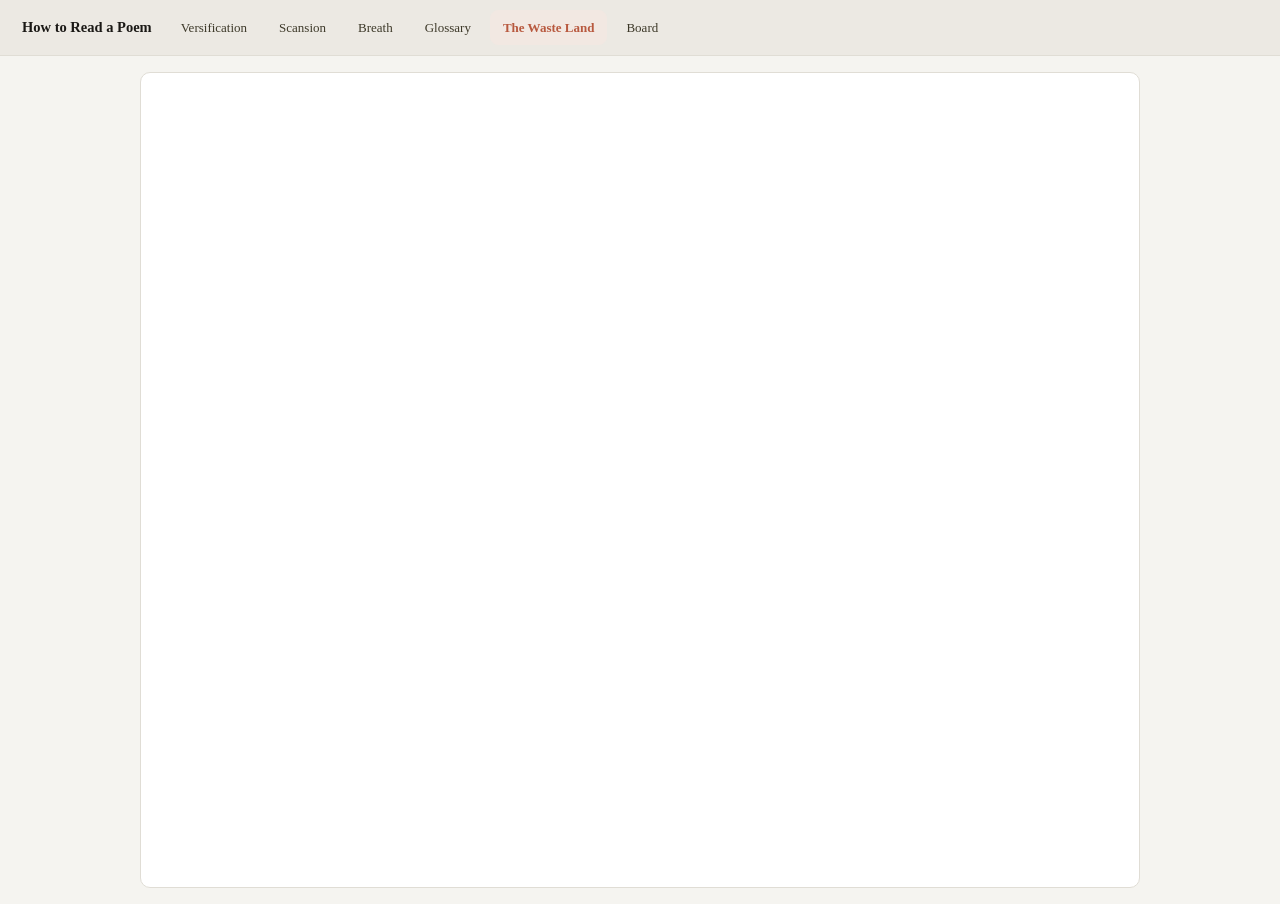
<file: wasteland.html>
<!doctype html><html lang="en"><head><meta charset="utf-8">
<meta name="viewport" content="width=device-width,initial-scale=1">
<title>The Waste Land — How to Read a Poem</title>
<link rel="stylesheet" href="./style.css?v=1792590756">
</head><body>
<div class="top">
  <a class="brand" href="./index.html">How to Read a Poem</a>
  <a class="btn" href="./versification.html">Versification</a>
  <a class="btn" href="./scansion.html">Scansion</a>
  <a class="btn" href="./breath.html">Breath</a>
  <a class="btn" href="./glossary.html">Glossary</a>
  <a class="btn active" href="./wasteland.html">The Waste Land</a>
  <a class="btn" href="./board.html">Board</a>
</div>
<div class="pdfstage">
  <iframe class="pdfbig" src="./pdfs/the-waste-land.pdf#view=FitH" title="The Waste Land — T. S. Eliot, 1922"></iframe>
</div>
</body></html>
</file>
<file: style.css>
:root{
  --bg:#f5f4f0; --panel:#fffcf8; --sidebar:#ece9e3; --ink:#3d3929; --ink-bright:#1a1815;
  --muted:#8b8579; --line:#e0ddd5; --accent:#b8593f; --accent-hover:#9c4933;
  --accent-soft:#f2e8e2; --highlight:#f0ebe3;
  --stress:#b8593f; --slack:#4a6b78; --ok:#5a9a6e; --warn:#b8860b;
  --shadow:0 2px 8px rgba(60,50,30,.06); --shadow-h:0 5px 16px rgba(60,50,30,.09);
}
*{box-sizing:border-box}
body{margin:0;background:var(--bg);color:var(--ink);
  font:15px/1.62 "Iowan Old Style",Palatino,"Palatino Linotype",Georgia,serif}
a{color:var(--accent);text-underline-offset:2px}
.top{position:sticky;top:0;background:var(--sidebar);border-bottom:1px solid var(--line);
  padding:10px 22px;display:flex;gap:6px;flex-wrap:wrap;z-index:5;align-items:center}
.top .brand{font-weight:600;font-size:14.5px;margin-right:10px;color:var(--ink-bright);text-decoration:none}
.top a.brand:hover{color:var(--accent)}
/* rhyme-scheme diagram (rhyme.js) */
.rhyme{display:flex;flex-direction:column;gap:3px;margin:0 0 14px;padding:14px 16px;
  background:var(--panel);border:1px solid var(--line);border-radius:12px;box-shadow:var(--shadow);max-width:340px}
.rhyme .rcap{font-size:11.5px;text-transform:uppercase;letter-spacing:.05em;color:var(--muted);margin:0 0 4px}
.rrow{display:flex;align-items:center;gap:9px;font-size:13px}
.rrow.brk{margin-top:7px}
.rbadge{width:22px;height:22px;border-radius:6px;display:flex;align-items:center;justify-content:center;
  font-size:12px;font-weight:700;color:#fff;flex-shrink:0}
.rline{flex:1;height:3px;border-radius:2px;background:var(--line)}
.rlabel{font-size:11.5px;color:var(--accent);font-weight:600}
.rmeta{font-size:12.5px;color:var(--muted);margin:8px 0 0}
/* rhyme scheme mapped onto the poem itself */
.poem{position:relative;background:var(--panel);border:1px solid var(--line);border-radius:12px;
  padding:14px 18px 14px 46px;margin:0 0 8px;box-shadow:var(--shadow)}
.rhyme-arcs{position:absolute;left:8px;top:0;overflow:visible;pointer-events:none}
.pline{display:flex;align-items:center;gap:11px;line-height:1.55}
.pline .rl{flex:0 0 auto;width:21px;height:21px;border-radius:5px;display:flex;align-items:center;
  justify-content:center;font-size:11px;font-weight:700;color:#fff}
.ptext{flex:1;font-size:16px;min-width:0}
/* fitverse.js: a verse line never wraps; below the type floor its card scrolls sideways */
.ptext,.pa-txt{white-space:nowrap}
.poem.fit-scroll,.verse.fit-scroll,.palign.fit-scroll .pa-cell{overflow-x:auto}
.verse.fit-scroll{white-space:pre}
.poem.fit-scroll .pline{width:max-content;min-width:100%}
.poem.fit-scroll .ptext{flex:0 0 auto}
.pline.lab-below{flex-wrap:wrap;row-gap:0}
.pline.lab-below .plabel{flex-basis:100%;padding-left:32px;margin-top:-2px}
.plabel{flex:0 0 auto;font-size:10.5px;text-transform:uppercase;letter-spacing:.04em;color:var(--accent);font-weight:700}
.pgap{height:9px}
.pattr{color:var(--muted);font-size:14px;margin:6px 0 0;padding-left:32px}
.pmeta{font-size:12px;color:var(--muted);margin:8px 0 0;padding-left:32px;text-transform:uppercase;letter-spacing:.04em}
.formrow{display:flex;gap:16px;align-items:flex-start;flex-wrap:wrap;margin:0 0 16px}
.formrow .verse{flex:1 1 320px;margin:0}
.formrow .rhyme{margin:0;flex:0 0 auto}
@media (max-width:640px){.formrow .rhyme{width:100%;max-width:none}}
.parallel{display:flex;gap:16px;align-items:stretch;margin:0 0 10px}
.parallel .verse{flex:1 1 0;min-width:0;margin:0;font-size:14px;line-height:1.7}
@media (max-width:640px){.parallel{flex-direction:column}}
/* aligned parallel: line i of both columns share one grid row (paralign.js) */
.palign{display:grid;grid-template-columns:1fr 1fr;column-gap:20px;align-items:start;
  background:var(--panel);border:1px solid var(--line);border-radius:12px;padding:14px 20px;
  box-shadow:var(--shadow);margin:0 -95px 12px}
@media (max-width:1080px){.palign{margin-left:0;margin-right:0}}
.palign .pa-h{font-size:10px;text-transform:uppercase;letter-spacing:.08em;color:var(--accent);
  font-family:ui-monospace,Menlo,monospace;min-height:4px;margin:0 0 6px}
.palign .pa-cell{font-size:14px;line-height:1.55;min-width:0}
.palign .pa-txt{padding-left:1.35em;text-indent:-1.35em}
.palign .pa-el{overflow-x:auto}
.palign .pa-acell{color:var(--muted);font-size:12.5px;margin-top:7px}
.palign .al-line{font-size:13px}
.palign .sline{font-size:14px}
.palign .sline .st{font-size:14px}
@media (max-width:640px){.palign{grid-template-columns:1fr;row-gap:2px}.palign .pa-h:empty{display:none}}
/* fitverse.js: interlinear when a scansion column would be too small beside its poem */
.palign.pa-stack{grid-template-columns:1fr;row-gap:2px}
.palign.pa-stack .pa-h:empty{display:none}
.palign.pa-stack .pa-el .sline,.palign.pa-stack .pa-el .al-line{margin-bottom:9px}
/* translations share the original's module styling; distinguished only by the label */
.parallel .verse.trans .trlabel{color:var(--accent)}
.trlabel{font-size:10px;text-transform:uppercase;letter-spacing:.08em;color:var(--muted);display:block;margin:0 0 6px;font-family:ui-monospace,Menlo,monospace}
/* "look for" — a designed annotation card, not a plain callout */
.lookfor{position:relative;font-size:14px;background:var(--panel);border:1px solid var(--line);
  border-left:3px solid var(--accent);border-radius:10px;padding:11px 15px 12px;margin:0 0 20px;box-shadow:var(--shadow)}
.lookfor::before{content:"\25C8  LOOK FOR";display:block;font-family:ui-monospace,Menlo,monospace;
  font-size:9.5px;letter-spacing:.16em;color:var(--accent);font-weight:700;margin:0 0 5px}
.lookfor b:first-child{display:none}   /* the eyebrow replaces the inline "Look for:" label */
.lookfor em{color:var(--ink);font-style:italic}
/* composition / juxtaposition visual */
.oprow{display:flex;align-items:center;gap:10px;flex-wrap:wrap;margin:0 0 12px;font-family:ui-monospace,Menlo,monospace}
.opfoot{display:inline-flex;flex-direction:column;align-items:center;padding:7px 12px;
  border:1px solid var(--line);border-radius:8px;background:#fff;font-size:17px;letter-spacing:3px}
.opfoot small{font-family:"Iowan Old Style",Palatino,serif;font-size:11px;letter-spacing:0;color:var(--muted);margin-top:3px}
.opfoot.res{border-color:var(--accent);background:var(--accent-soft)}
.opsym{font-size:19px;color:var(--accent);font-weight:700}
.opnote{font-family:"Iowan Old Style",Palatino,serif;font-size:13px;color:var(--muted)}
.pat{font-family:ui-monospace,Menlo,monospace;letter-spacing:2px}
/* versification as a vertical timeline (prezi-style) */
html{scroll-behavior:smooth}
.vtl{position:relative;margin:14px 0 0}
.vtl::before{content:"";position:absolute;left:7px;top:8px;bottom:12px;width:2px;background:var(--line)}
.era{position:relative;padding-left:36px;margin:0 0 14px}
.era::before{content:"";position:absolute;left:0;top:8px;width:16px;height:16px;border-radius:50%;
  background:var(--accent);border:3px solid var(--bg);box-shadow:0 0 0 1px var(--line);z-index:1}
.era > h2{border:0;padding:0;margin:0;scroll-margin-top:66px;cursor:pointer;
  display:flex;align-items:center;justify-content:space-between;gap:10px}
.era > h2::after{content:"\203A";color:var(--accent);font-size:22px;line-height:1;flex:0 0 auto;
  transition:transform .2s}
.era.open > h2::after{transform:rotate(90deg)}
.era > .date{display:block;font-size:11.5px;text-transform:uppercase;letter-spacing:.05em;
  color:var(--muted);margin:2px 0 0}
.era-body{max-height:0;overflow:hidden;opacity:0;transition:opacity .2s ease}
.era.open > .era-body{max-height:none;overflow:visible;opacity:1;margin-top:12px}
.era.open{padding-bottom:6px}
.btn{font:inherit;font-size:13px;padding:6px 12px;border:1px solid transparent;
  border-radius:8px;background:transparent;color:var(--ink);text-decoration:none;cursor:pointer;
  transition:background .15s,border-color .15s}
.btn:hover{background:var(--highlight)}
.btn.active{background:var(--accent-soft);color:var(--accent);border-color:var(--accent-soft);font-weight:600}
.wrap{max-width:820px;margin:0 auto;padding:34px 24px 96px}
h1{font-size:25px;font-weight:400;line-height:1.24;margin:6px 0 10px;color:var(--ink-bright);letter-spacing:-.2px}
.lead{color:var(--muted);margin:0 0 10px;font-size:14px;line-height:1.55}
h2{font-size:18px;font-weight:400;margin:32px 0 11px;padding-bottom:6px;border-bottom:1px solid var(--line);color:var(--ink-bright)}
h3{font-size:11px;margin:22px 0 8px;letter-spacing:.06em;text-transform:uppercase;color:var(--accent);font-weight:700}
p{margin:0 0 14px} em{color:var(--muted)}
ul,ol{margin:0 0 16px;padding-left:1.3em} li{margin:0 0 8px}
blockquote{margin:0 0 16px;padding:2px 0 2px 16px;border-left:3px solid var(--line);color:var(--ink)}
code{background:#efece4;border-radius:5px;padding:1px 5px;font:0.86em ui-monospace,Menlo,monospace}
.tw{overflow-x:auto;margin:0 0 18px}
table{border-collapse:collapse;width:100%;font-size:14.5px;background:var(--panel);
  border-radius:12px;overflow:hidden;box-shadow:var(--shadow)}
th,td{border:1px solid var(--line);padding:9px 12px;text-align:left;vertical-align:top}
th{background:#faf7f2;font-weight:600;text-transform:uppercase;font-size:11.5px;
  letter-spacing:.05em;color:var(--muted)}
tbody tr:nth-child(even){background:#fbf9f3}
.src{font-size:13px;color:var(--muted);margin:0 0 18px}
td.pos,.pos{color:var(--ok);font-weight:600} td.neg,.neg{color:var(--muted)}
.note{font-size:14px;color:var(--muted);border-top:1px solid var(--line);padding-top:16px;margin-top:30px}
.card{background:var(--panel);border:1px solid var(--line);border-radius:12px;padding:20px 22px;
  margin:0 0 18px;box-shadow:var(--shadow)}
.tag{display:inline-block;font-size:10.5px;font-weight:700;letter-spacing:.06em;text-transform:uppercase;
  background:var(--accent-soft);color:var(--accent);border-radius:10px;padding:2px 9px;vertical-align:2px}
/* landing tiles */
.eyebrow{font-family:ui-monospace,Menlo,monospace;font-size:10px;letter-spacing:.16em;
  text-transform:uppercase;color:var(--accent);margin:0 0 6px;font-weight:700}
.hourhead{display:flex;align-items:baseline;gap:11px;font-size:16px;color:var(--ink-bright);
  margin:30px 0 13px;padding-bottom:7px;border-bottom:1px solid var(--line)}
.hournum{font-family:ui-monospace,Menlo,monospace;font-size:10.5px;letter-spacing:.1em;
  text-transform:uppercase;color:var(--accent);font-weight:700}
.tiles{display:grid;grid-template-columns:repeat(auto-fit,minmax(216px,1fr));gap:12px;margin:0 0 8px}
.tile{display:flex;flex-direction:column;gap:5px;background:var(--panel);border:1px solid var(--line);
  border-radius:12px;padding:15px 18px;box-shadow:var(--shadow);text-decoration:none;color:var(--ink);
  transition:border-color .15s,transform .1s,box-shadow .15s}
.tile:hover{border-color:var(--accent);transform:translateY(-1px);box-shadow:var(--shadow-h)}
.tile .teyebrow{font-family:ui-monospace,Menlo,monospace;font-size:9.5px;letter-spacing:.14em;
  text-transform:uppercase;color:var(--accent);font-weight:700}
.tile .ttitle{font-size:17px;color:var(--ink-bright)}
.tile .tdesc{font-size:13px;color:var(--muted);line-height:1.5}
.tile-primary{background:var(--accent-soft);border-color:var(--accent-soft)}
.tile-primary .ttitle{color:var(--accent)}
.tile-wide{max-width:none}
/* scansion authoring viewer */
.exportbar{position:sticky;top:52px;z-index:4;display:flex;gap:12px;align-items:center;flex-wrap:wrap;
  background:var(--bg);padding:10px 0;margin:0 0 8px;border-bottom:1px solid var(--line)}
.exportbar .btn{background:var(--accent-soft);color:var(--accent);border-color:var(--accent-soft);font-weight:600}
#authorout{display:block;width:100%;min-height:66px;font:0.78em ui-monospace,Menlo,monospace;
  border:1px solid var(--line);border-radius:8px;padding:10px;background:var(--panel);margin:0 0 18px}
/* full-page centered PDF (Waste Land) */
.pdfstage{padding:16px;display:flex;justify-content:center}
.pdfbig{width:100%;max-width:1000px;height:calc(100vh - 84px);border:1px solid var(--line);
  border-radius:10px;background:#fff}
@media (max-width:640px){.pdfbig{height:calc(100vh - 118px)}}

/* verse + PDF */
.verse{white-space:pre-wrap;font-size:14px;line-height:1.7;background:var(--panel);
  border:1px solid var(--line);border-radius:12px;padding:16px 20px;margin:0 0 14px;box-shadow:var(--shadow)}
.pdfframe{width:100%;height:78vh;min-height:520px;border:1px solid var(--line);
  border-radius:10px;background:#fff}
/* recordings: audio is what matters, so the frame stays small */
.embed{max-width:300px;aspect-ratio:16/9;margin:0 0 6px;
  border:1px solid var(--line);border-radius:10px;overflow:hidden;background:#000}
.embed iframe{width:100%;height:100%;border:0;display:block}
.embed-cap{font-size:11px;color:var(--muted);margin:0 0 14px;font-family:ui-monospace,Menlo,monospace;
  letter-spacing:.04em}
.embed-cap::before{content:"\25B6  ";color:var(--accent)}

/* presenter run-of-show: hidden unless body.present */
.present-only{display:none}
body.present .present-only{display:block}
body.present .participant-note{opacity:.5}

/* scansion tool */
.toolbar{display:flex;gap:10px;align-items:center;flex-wrap:wrap;margin:0 0 16px;
  font-size:14px;color:var(--muted)}
.toolbar input{font:inherit;font-size:14px;padding:6px 9px;border:1px solid var(--line);border-radius:8px}
.scanline{background:var(--panel);border:1px solid var(--line);border-radius:12px;padding:14px 16px;margin:0 0 16px}
.scanbody{display:flex;gap:18px;align-items:flex-start;margin:8px 0 0}
.scanread{flex:0 0 34%;background:var(--highlight);border:1px solid var(--line);border-radius:10px;
  padding:11px 14px;font-family:"Iowan Old Style",Palatino,"Palatino Linotype",Georgia,serif}
.scanread .rdlabel{font-size:9.5px;text-transform:uppercase;letter-spacing:.14em;
  color:var(--muted);font-family:ui-monospace,Menlo,monospace;margin:0 0 7px}
.scanread .rdline{font-size:14.5px;line-height:1.5}
.scanwork{flex:1 1 0;min-width:0}
.parallel .scanbox{flex:1 1 0;min-width:0;margin:0}
@media (max-width:760px){.scanbody{flex-direction:column}.scanread{flex:1 1 auto;width:100%}}
.scanline.locked{opacity:.75}
.scanhead{display:flex;justify-content:space-between;align-items:center;gap:10px;margin:0 0 10px}
.scanpoet{font-size:13px;color:var(--muted)}
.tag.tsub{background:#e7eef0;color:var(--slack)} .tag.tchk{background:#f0e7df;color:var(--stress)}
.scanrow{display:flex;flex-wrap:wrap;align-items:flex-end;
  font-family:"Iowan Old Style",Palatino,"Palatino Linotype",Georgia,serif;margin:0 0 2px}
.syl{display:inline-flex;flex-direction:column;align-items:center;cursor:pointer;
  padding:1px 2px;border-radius:6px;user-select:none}
.syl:hover{background:var(--accent-soft)}
.syl .mark{display:none}   /* stress shows by weight + colour; no mark row */
.syl .txt{font-size:17px}
.syl.stress .txt{font-weight:700;color:var(--stress)}
.syl.ok .mark{color:var(--ok)} .syl.ok{background:#eaf3ec}
.syl.diff .mark{color:var(--warn)} .syl.diff{background:#f6efdc}
.syl.flex{opacity:.55}
.gap{width:8px;cursor:pointer;align-self:stretch;position:relative;border-radius:3px}
.gap.word{width:14px}
.gap:hover{background:var(--accent-soft)}
.gap.on{border-left:2px solid var(--accent)}
.gap.gok{border-left:2px solid var(--ok)}
.gap.gmiss{border-left:2px dashed var(--warn)}
.gap.gextra{border-left:2px solid var(--warn);background:#f6efdc}
.ctlrow{display:flex;gap:10px;align-items:center;flex-wrap:wrap}
.meterctl select{font:inherit;font-size:13.5px;padding:5px 7px;border:1px solid var(--line);border-radius:8px;margin-right:4px}
.actions{display:flex;gap:6px;flex-wrap:wrap}
.actions .btn{font-size:13px;padding:6px 11px}
.actions .btn:disabled{opacity:.5;cursor:default}
.fx{margin:10px 0 0;font-size:14px;min-height:1.2em}
.fx.ok{color:var(--ok)} .fx.warn{color:var(--warn)} .fx.diff{color:var(--stress)}
.authoronly{display:none}
body.author .authoronly{display:inline-block}
body.author .btn.authoronly{margin-left:4px}
body.author div.authoronly{display:block;margin-top:12px}
body.author textarea#keyout{display:block;width:100%;min-height:120px;font:0.8em ui-monospace,Menlo,monospace;
  border:1px solid var(--line);border-radius:8px;padding:10px;background:var(--panel)}

/* board */
.boardrow{display:flex;flex-wrap:wrap;align-items:flex-end;gap:0;
  font-family:ui-monospace,Menlo,monospace;margin:14px 0 8px}
.bsyl{display:inline-flex;flex-direction:column;align-items:center;position:relative;
  min-width:26px;padding:0 2px}
.bsyl .pct{font-size:11px;color:var(--muted);height:15px}
.bsyl .heat{width:100%;height:64px;border:1px solid var(--line);border-radius:5px;
  position:relative;overflow:hidden;background:#fff}
.bsyl .heat .fill{position:absolute;left:0;right:0;bottom:0;background:var(--stress);opacity:.85}
.bsyl .btxt{font-size:15px;margin-top:3px}
.bgap{align-self:stretch;min-width:12px;display:flex;flex-direction:column;
  align-items:center;justify-content:flex-end}
.bgap .bar{width:3px;background:var(--accent);border-radius:2px}
.bgap .bn{font-size:10px;color:var(--muted)}
.metertally{list-style:none;padding:0;margin:8px 0 0}
.metertally li{display:flex;justify-content:space-between;border-bottom:1px solid var(--line);
  padding:5px 2px;font-size:14.5px}
.metertally .mbar{height:8px;background:var(--slack);border-radius:4px;align-self:center}
.boardctl{display:flex;gap:10px;align-items:center;flex-wrap:wrap;margin:0 0 12px;font-size:14px}
.boardctl select,.boardctl input{font:inherit;font-size:14px;padding:6px 9px;border:1px solid var(--line);border-radius:8px}
.livedot{width:9px;height:9px;border-radius:50%;background:var(--ok);display:inline-block;margin-right:5px;animation:pulse 2s infinite}
@keyframes pulse{0%,100%{opacity:1}50%{opacity:.3}}

/* name-gate + watch links */
.namegate{position:fixed;inset:0;background:rgba(34,32,25,.55);display:flex;
  align-items:center;justify-content:center;z-index:20}
.ngbox{background:var(--panel);border:1px solid var(--line);border-radius:14px;
  padding:24px 26px;max-width:340px;text-align:center;box-shadow:0 10px 40px rgba(0,0,0,.2)}
.ngbox h2{margin:0 0 8px;font-size:20px}
.ngbox p{font-size:14px;color:var(--muted)}
.ngbox input{font:inherit;font-size:15px;padding:8px 10px;border:1px solid var(--line);
  border-radius:8px;width:100%;margin:0 0 10px}
.ngbox .btn{width:100%}
.watch{display:inline-flex;align-items:center;gap:7px;font-size:13.5px;padding:8px 13px;
  border:1px solid var(--line);border-radius:9px;background:#fff;color:var(--accent);text-decoration:none}
.watch:hover{border-color:var(--accent)}
.watch::before{content:"\25B6";font-size:10px}
.scanned{white-space:pre-wrap;font:0.95em ui-monospace,Menlo,monospace;line-height:1.75;
  background:var(--panel);border:1px solid var(--line);border-radius:10px;padding:16px 18px;margin:0 0 12px;overflow-x:auto}
.scanned b{color:var(--stress)}
/* aligned scansion (scanview.js) */
.scanbox{background:var(--panel);border:1px solid var(--line);border-radius:12px;
  padding:16px 18px;margin:0 0 14px;overflow-x:auto;box-shadow:var(--shadow)}
.sline{display:flex;flex-wrap:nowrap;align-items:flex-end;margin:0 0 8px;width:max-content;
  font-family:ui-monospace,Menlo,monospace}
.sline:last-of-type{margin-bottom:0}
.sfoot{display:flex;padding:0 9px;border-left:1px solid var(--line)}
.sfoot:first-child{border-left:0;padding-left:0}
.ssyl{display:flex;flex-direction:column;align-items:center;padding:0 3px}
.sq{font-size:14px;color:var(--muted);height:17px;line-height:17px;font-weight:700}
.ssyl.on .sq{color:var(--accent)}
.st{font-size:16px}
.ssyl.on .st{color:var(--accent);font-weight:700}
.sattr{font-size:13px;color:var(--muted);margin:6px 0 0}
/* scansion shown parallel to the poem, styled like the translation module */
.scanmod{flex:1 1 0;min-width:0;background:var(--panel);border:1px solid var(--line);
  border-radius:12px;padding:14px 18px;box-shadow:var(--shadow);overflow-x:auto}
.scanmod .trlabel{color:var(--accent)}
.scanmod .sline{margin-bottom:7px}
.scanmod .st{font-size:15px}
.scannote{font-size:11.5px;color:var(--muted);margin:7px 0 0;line-height:1.45}
/* Old English alliterative line: beats, caesura, alliterating staves (allit.js) */
.allit{position:relative;background:var(--panel);border:1px solid var(--line);border-radius:12px;
  padding:16px 20px;margin:0 0 8px;box-shadow:var(--shadow);overflow-x:auto}
.parallel .allit{flex:1 1 0;min-width:0;margin:0}
.parallel .poem{flex:1 1 0;min-width:0;margin:0}
.parallel .allit .al-line{font-size:13.5px}
.parallel .allit .al-w .wt{font-size:13.5px}
.al-line{display:flex;align-items:flex-end;white-space:nowrap;line-height:1.1;margin:0 0 3px;font-size:15px;width:max-content}
.al-line:last-of-type{margin-bottom:0}
.al-half{display:flex;align-items:flex-end}
.al-caes{color:var(--muted);margin:0 13px;align-self:center;font-size:15px}
.al-w{display:inline-flex;flex-direction:column;align-items:center;padding:0 3px}
.al-w .beat{height:13px;line-height:13px;font-size:12px;color:var(--accent)}
.al-w .wt{font-size:15px}
.al-w.lift .wt{font-weight:700}
.al-w.stave .wt{color:var(--accent)}
.al-up{color:var(--muted);font-style:italic;margin-right:9px;align-self:flex-end;font-size:13.5px}
.al-legend{font-size:11px;color:var(--muted);margin:10px 0 0;font-family:ui-monospace,Menlo,monospace;letter-spacing:.02em}
.al-attr{font-size:13px;color:var(--muted);margin:4px 0 0}
/* Chicago bibliography footer */
.bib{border-top:1px solid var(--line);padding-top:18px;margin-top:34px}
.bib .bhead{font-family:ui-monospace,Menlo,monospace;font-size:10px;letter-spacing:.16em;
  text-transform:uppercase;color:var(--accent);font-weight:700;margin:0 0 12px}
.bib p{font-size:12.5px;color:var(--ink);padding-left:1.5em;text-indent:-1.5em;margin:0 0 8px;line-height:1.5}
.bib p.bnote{padding:0;text-indent:0;color:var(--muted);margin-top:12px}
/* metrical feet drawn as breath-walks (feet.js) */
.walk{display:block}
.walk .wg{stroke:var(--line);stroke-width:1}
.walk .wl{fill:none;stroke:var(--accent);stroke-width:2;stroke-linejoin:round;stroke-linecap:round}
.walk .wd{fill:var(--accent)}
.feetgroup{font-family:ui-monospace,Menlo,monospace;font-size:10px;letter-spacing:.14em;
  text-transform:uppercase;color:var(--muted);margin:16px 0 8px}
.feetgrid{display:grid;grid-template-columns:repeat(auto-fill,minmax(112px,1fr));gap:9px;margin:0 0 6px}
.footcard{background:var(--panel);border:1px solid var(--line);border-radius:10px;
  padding:9px 11px;box-shadow:var(--shadow)}
.footcard .fname{font-size:12px;color:var(--ink);margin-top:5px}
.footcard .fpat{font-family:ui-monospace,Menlo,monospace;font-size:11px;color:var(--muted);letter-spacing:2px;margin-top:1px}
.footcard.prod{border-color:var(--accent)}
/* phase-transition density */
.density{background:var(--panel);border:1px solid var(--line);border-radius:12px;
  padding:16px 18px;margin:0 0 14px;box-shadow:var(--shadow);overflow-x:auto}
.density .dline{font-size:15px;margin:0 0 12px}
.density .dwalkwrap{margin:0 0 10px}
.phases{display:flex;flex-wrap:nowrap;gap:0;align-items:stretch;width:max-content}
.phchip{display:flex;flex-direction:column;align-items:center;justify-content:center;
  padding:6px 12px;border:1px solid var(--line);border-right:0;min-width:74px;font-size:11px;text-align:center}
.phchip:last-child{border-right:1px solid var(--line);border-radius:0 8px 8px 0}
.phchip:first-child{border-radius:8px 0 0 8px}
.phchip .pfoot{font-family:ui-monospace,Menlo,monospace;font-size:13px;letter-spacing:2px}
.phchip .pname{font-size:9.5px;text-transform:uppercase;letter-spacing:.05em;color:var(--muted);margin-top:2px}
.phchip.shift{border-left:2px solid var(--accent)}
.ph-rise{background:#f2e2dc} .ph-fall{background:#f3ecd8}
.ph-dlow{background:#e6edef} .ph-dhigh{background:#e7e3da}
.dcount{font-size:12.5px;color:var(--muted);margin:10px 0 0}
.dcount b{color:var(--accent);font-size:15px}

/* split-pane PDF reader */
.pdfpane{position:fixed;right:0;bottom:0;width:45vw;background:#525659;
  display:none;flex-direction:column;z-index:6;border-left:1px solid var(--line);
  box-shadow:-6px 0 18px rgba(0,0,0,.12)}
body.haspane .pdfpane{display:flex}
.pdfpane .phead{display:flex;align-items:center;gap:6px;background:var(--panel);
  border-bottom:1px solid var(--line);padding:6px 9px}
.pdfpane .phead select{font:inherit;font-size:13px;padding:4px 7px;border:1px solid var(--line);border-radius:7px}
.pdfpane .phead .btn{font-size:13px;padding:4px 9px}
.pdfpane iframe{flex:1;border:0;width:100%;background:#525659}
.presizer{position:fixed;bottom:0;width:9px;cursor:col-resize;z-index:7;
  background:transparent;display:none}
.presizer:hover{background:var(--accent-soft)}
.wrap{transition:margin-right .12s ease}
@media (max-width:820px){
  .pdfpane{width:100vw} body.haspane .wrap{margin-right:0}
}
@media print{.pdfpane,.presizer{display:none!important}}

@media print{.top{display:none} .pdfframe{height:60vh}}
@media (max-width:640px){.wrap{padding:22px 16px 70px} .pdfframe{height:70vh}}
</file>
